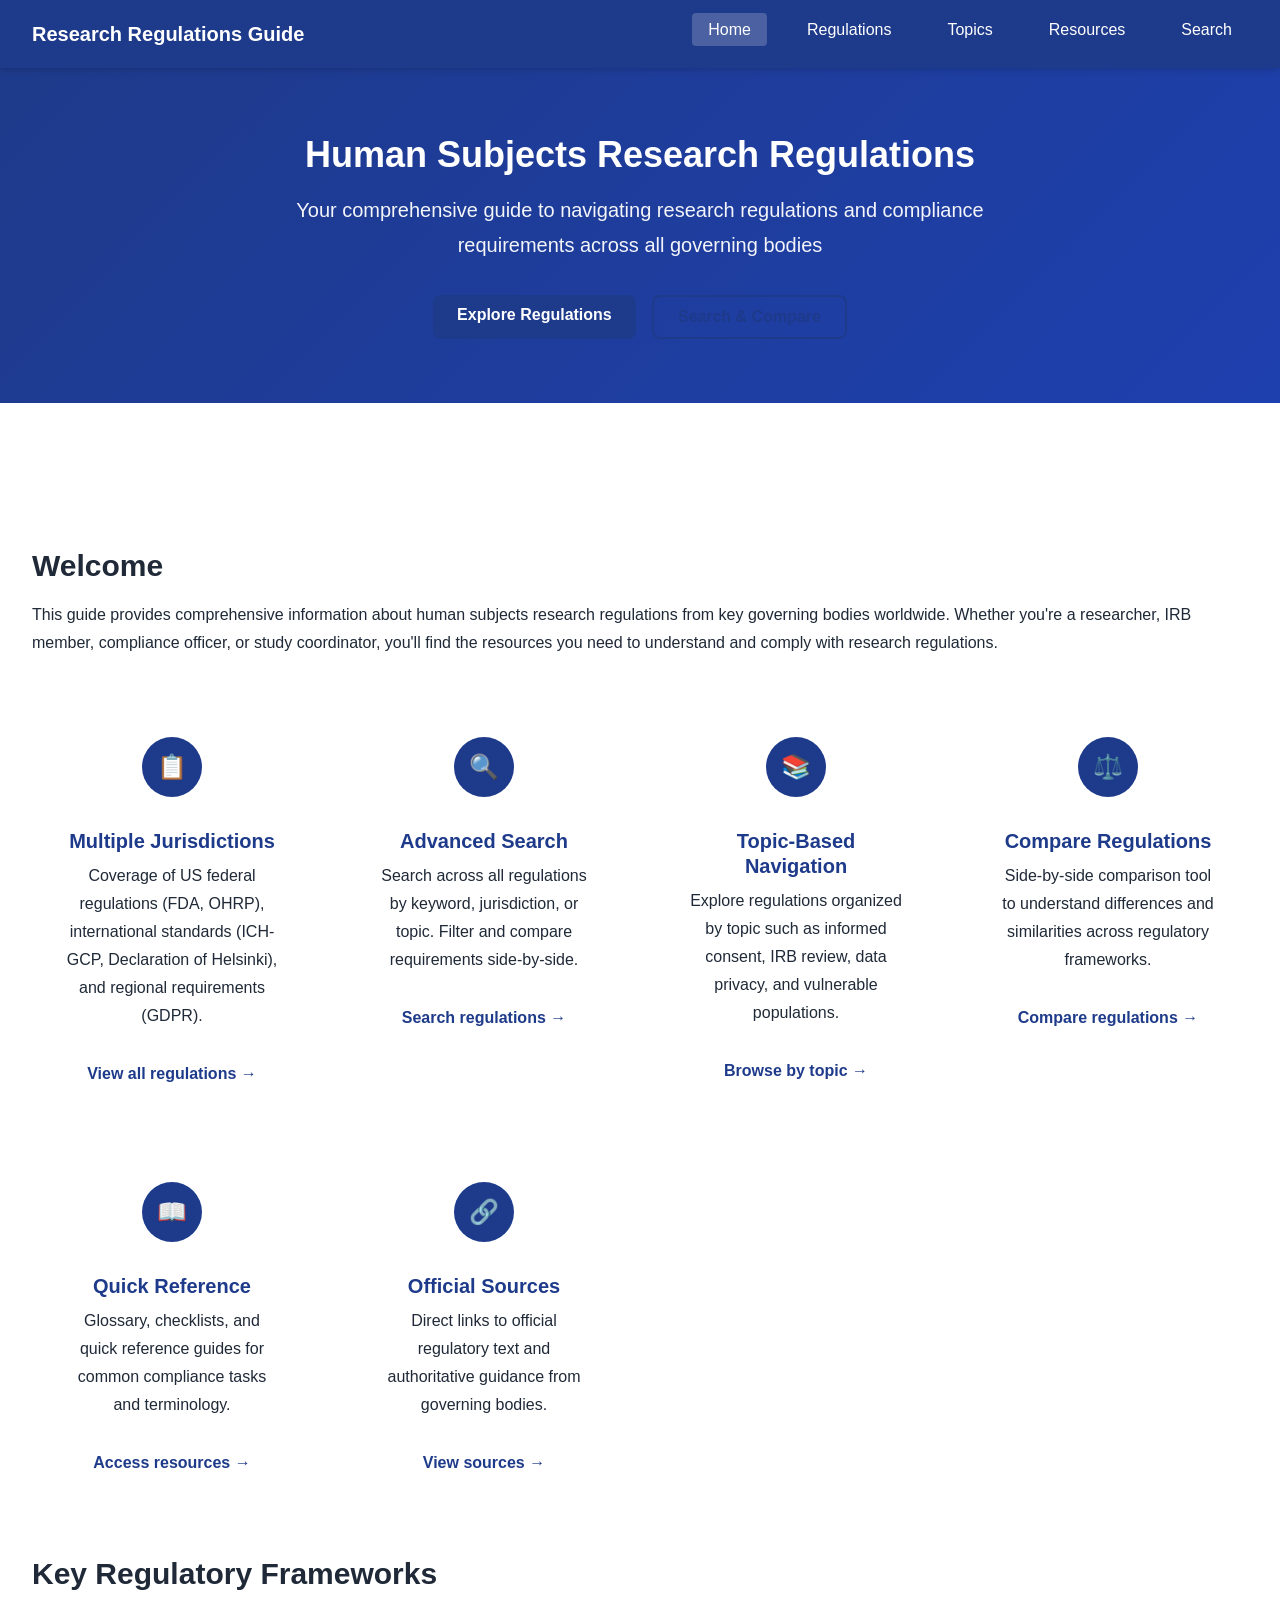
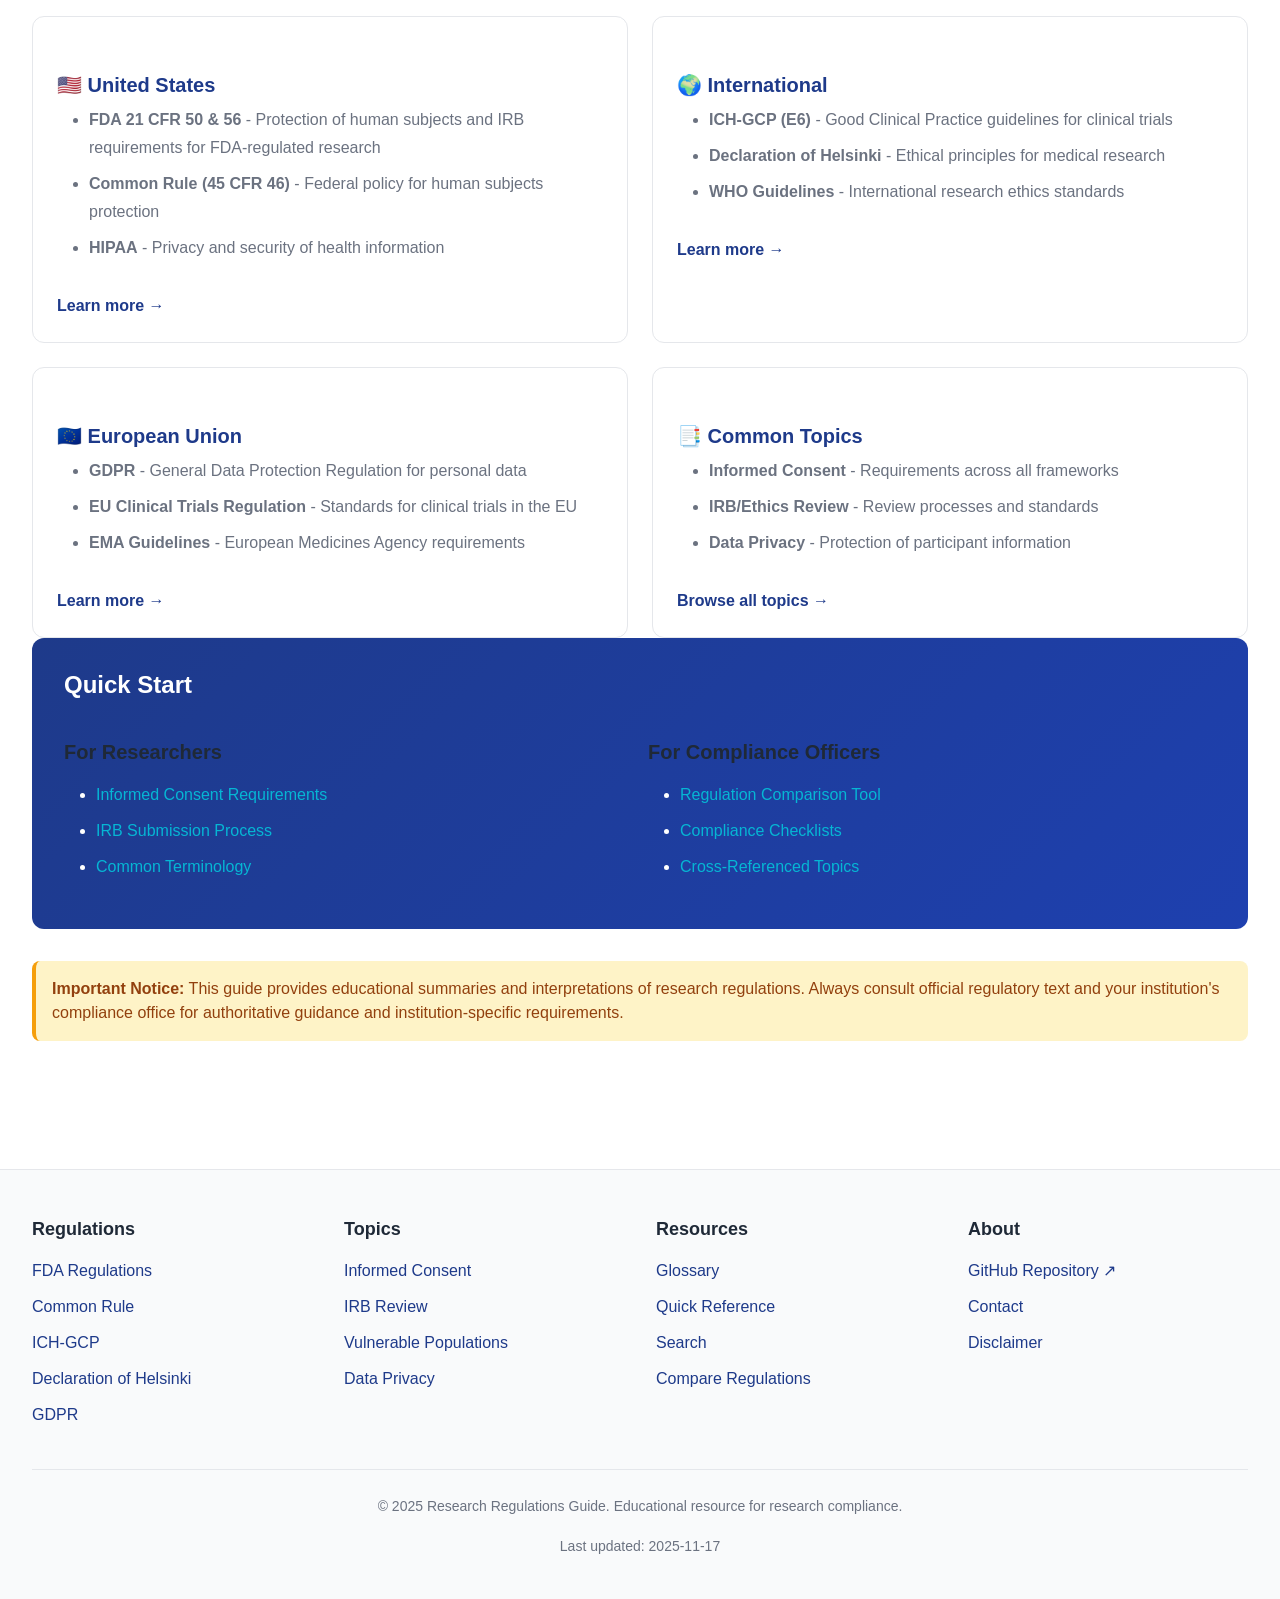
<file: docs/index.html>
<!DOCTYPE html>
<html lang="en">
<head>
  <meta charset="UTF-8">
  <meta name="viewport" content="width=device-width, initial-scale=1.0">
  <meta name="description" content="Comprehensive guide to human subjects research regulations across all governing bodies including FDA, OHRP, ICH-GCP, and international standards.">
  <meta name="keywords" content="research regulations, human subjects protection, IRB, clinical trials, FDA, OHRP, ICH-GCP, HIPAA, GDPR">
  <meta name="author" content="Research Compliance Team">
  <title>Human Subjects Research Regulations Guide</title>

  <!-- CSS -->
  <link rel="stylesheet" href="assets/css/main.css">
  <link rel="stylesheet" href="assets/css/components.css">
  <link rel="stylesheet" href="assets/css/responsive.css">
</head>
<body>
  <!-- Skip to main content link for accessibility -->
  <a href="#main-content" class="skip-link">Skip to main content</a>

  <!-- Header -->
  <header class="site-header">
    <div class="container">
      <div class="flex items-center justify-between header-flex">
        <h1 class="site-title">
          <a href="index.html">Research Regulations Guide</a>
        </h1>

        <button class="mobile-menu-toggle" aria-label="Toggle navigation menu" aria-expanded="false">
          ☰
        </button>

        <nav class="main-nav" aria-label="Main navigation">
          <ul>
            <li><a href="index.html">Home</a></li>
            <li><a href="regulations/index.html">Regulations</a></li>
            <li><a href="topics/index.html">Topics</a></li>
            <li><a href="resources/index.html">Resources</a></li>
            <li><a href="search.html">Search</a></li>
          </ul>
        </nav>
      </div>
    </div>
  </header>

  <!-- Hero Section -->
  <section class="hero">
    <div class="container">
      <h1>Human Subjects Research Regulations</h1>
      <p>Your comprehensive guide to navigating research regulations and compliance requirements across all governing bodies</p>
      <div class="hero-actions">
        <a href="regulations/index.html" class="btn btn-primary">Explore Regulations</a>
        <a href="search.html" class="btn btn-outline">Search & Compare</a>
      </div>
    </div>
  </section>

  <!-- Main Content -->
  <main id="main-content" class="main-content">
    <div class="container">
      <!-- Introduction -->
      <section class="mb-xl">
        <h2>Welcome</h2>
        <p class="text-lg">
          This guide provides comprehensive information about human subjects research regulations from key governing bodies worldwide. Whether you're a researcher, IRB member, compliance officer, or study coordinator, you'll find the resources you need to understand and comply with research regulations.
        </p>
      </section>

      <!-- Feature Grid -->
      <section class="feature-grid">
        <div class="feature-item">
          <div class="feature-icon">📋</div>
          <h3 class="feature-title">Multiple Jurisdictions</h3>
          <p>Coverage of US federal regulations (FDA, OHRP), international standards (ICH-GCP, Declaration of Helsinki), and regional requirements (GDPR).</p>
          <a href="regulations/index.html" class="card-link">View all regulations</a>
        </div>

        <div class="feature-item">
          <div class="feature-icon">🔍</div>
          <h3 class="feature-title">Advanced Search</h3>
          <p>Search across all regulations by keyword, jurisdiction, or topic. Filter and compare requirements side-by-side.</p>
          <a href="search.html" class="card-link">Search regulations</a>
        </div>

        <div class="feature-item">
          <div class="feature-icon">📚</div>
          <h3 class="feature-title">Topic-Based Navigation</h3>
          <p>Explore regulations organized by topic such as informed consent, IRB review, data privacy, and vulnerable populations.</p>
          <a href="topics/index.html" class="card-link">Browse by topic</a>
        </div>

        <div class="feature-item">
          <div class="feature-icon">⚖️</div>
          <h3 class="feature-title">Compare Regulations</h3>
          <p>Side-by-side comparison tool to understand differences and similarities across regulatory frameworks.</p>
          <a href="regulations/comparison.html" class="card-link">Compare regulations</a>
        </div>

        <div class="feature-item">
          <div class="feature-icon">📖</div>
          <h3 class="feature-title">Quick Reference</h3>
          <p>Glossary, checklists, and quick reference guides for common compliance tasks and terminology.</p>
          <a href="resources/index.html" class="card-link">Access resources</a>
        </div>

        <div class="feature-item">
          <div class="feature-icon">🔗</div>
          <h3 class="feature-title">Official Sources</h3>
          <p>Direct links to official regulatory text and authoritative guidance from governing bodies.</p>
          <a href="resources/index.html#official-sources" class="card-link">View sources</a>
        </div>
      </section>

      <!-- Key Regulations Overview -->
      <section class="mt-2xl">
        <h2>Key Regulatory Frameworks</h2>
        <div class="grid grid-cols-1 grid-cols-md-2 mt-lg">

          <!-- US Regulations -->
          <div class="card">
            <h3 class="card-title">🇺🇸 United States</h3>
            <div class="card-content">
              <ul>
                <li><strong>FDA 21 CFR 50 & 56</strong> - Protection of human subjects and IRB requirements for FDA-regulated research</li>
                <li><strong>Common Rule (45 CFR 46)</strong> - Federal policy for human subjects protection</li>
                <li><strong>HIPAA</strong> - Privacy and security of health information</li>
              </ul>
            </div>
            <a href="regulations/index.html#us" class="card-link">Learn more</a>
          </div>

          <!-- International Standards -->
          <div class="card">
            <h3 class="card-title">🌍 International</h3>
            <div class="card-content">
              <ul>
                <li><strong>ICH-GCP (E6)</strong> - Good Clinical Practice guidelines for clinical trials</li>
                <li><strong>Declaration of Helsinki</strong> - Ethical principles for medical research</li>
                <li><strong>WHO Guidelines</strong> - International research ethics standards</li>
              </ul>
            </div>
            <a href="regulations/index.html#international" class="card-link">Learn more</a>
          </div>

          <!-- EU Regulations -->
          <div class="card">
            <h3 class="card-title">🇪🇺 European Union</h3>
            <div class="card-content">
              <ul>
                <li><strong>GDPR</strong> - General Data Protection Regulation for personal data</li>
                <li><strong>EU Clinical Trials Regulation</strong> - Standards for clinical trials in the EU</li>
                <li><strong>EMA Guidelines</strong> - European Medicines Agency requirements</li>
              </ul>
            </div>
            <a href="regulations/index.html#eu" class="card-link">Learn more</a>
          </div>

          <!-- Topics -->
          <div class="card">
            <h3 class="card-title">📑 Common Topics</h3>
            <div class="card-content">
              <ul>
                <li><strong>Informed Consent</strong> - Requirements across all frameworks</li>
                <li><strong>IRB/Ethics Review</strong> - Review processes and standards</li>
                <li><strong>Data Privacy</strong> - Protection of participant information</li>
              </ul>
            </div>
            <a href="topics/index.html" class="card-link">Browse all topics</a>
          </div>

        </div>
      </section>

      <!-- Quick Links -->
      <section class="mt-2xl">
        <div class="quick-ref-card">
          <h3>Quick Start</h3>
          <div class="grid grid-cols-1 grid-cols-md-2 gap-md">
            <div>
              <h4>For Researchers</h4>
              <ul>
                <li><a href="topics/informed-consent.html">Informed Consent Requirements</a></li>
                <li><a href="topics/irb-review.html">IRB Submission Process</a></li>
                <li><a href="resources/glossary.html">Common Terminology</a></li>
              </ul>
            </div>
            <div>
              <h4>For Compliance Officers</h4>
              <ul>
                <li><a href="regulations/comparison.html">Regulation Comparison Tool</a></li>
                <li><a href="resources/quick-reference.html">Compliance Checklists</a></li>
                <li><a href="topics/index.html">Cross-Referenced Topics</a></li>
              </ul>
            </div>
          </div>
        </div>
      </section>

      <!-- Important Notice -->
      <section class="mt-2xl">
        <div class="alert alert-warning">
          <strong>Important Notice:</strong> This guide provides educational summaries and interpretations of research regulations. Always consult official regulatory text and your institution's compliance office for authoritative guidance and institution-specific requirements.
        </div>
      </section>

    </div>
  </main>

  <!-- Footer -->
  <footer class="site-footer">
    <div class="container">
      <div class="footer-content">
        <div class="footer-section">
          <h3>Regulations</h3>
          <ul>
            <li><a href="regulations/fda.html">FDA Regulations</a></li>
            <li><a href="regulations/common-rule.html">Common Rule</a></li>
            <li><a href="regulations/ich-gcp.html">ICH-GCP</a></li>
            <li><a href="regulations/helsinki.html">Declaration of Helsinki</a></li>
            <li><a href="regulations/gdpr.html">GDPR</a></li>
          </ul>
        </div>

        <div class="footer-section">
          <h3>Topics</h3>
          <ul>
            <li><a href="topics/informed-consent.html">Informed Consent</a></li>
            <li><a href="topics/irb-review.html">IRB Review</a></li>
            <li><a href="topics/vulnerable-populations.html">Vulnerable Populations</a></li>
            <li><a href="topics/data-privacy.html">Data Privacy</a></li>
          </ul>
        </div>

        <div class="footer-section">
          <h3>Resources</h3>
          <ul>
            <li><a href="resources/glossary.html">Glossary</a></li>
            <li><a href="resources/quick-reference.html">Quick Reference</a></li>
            <li><a href="search.html">Search</a></li>
            <li><a href="regulations/comparison.html">Compare Regulations</a></li>
          </ul>
        </div>

        <div class="footer-section">
          <h3>About</h3>
          <ul>
            <li><a href="https://github.com/technical-communicator/Research-Regulation-Training-Guide">GitHub Repository</a></li>
            <li><a href="#contact">Contact</a></li>
            <li><a href="#disclaimer">Disclaimer</a></li>
          </ul>
        </div>
      </div>

      <div class="footer-bottom">
        <p>&copy; 2025 Research Regulations Guide. Educational resource for research compliance.</p>
        <p class="mt-sm">Last updated: <span class="last-updated">2025-11-17</span></p>
      </div>
    </div>
  </footer>

  <!-- JavaScript -->
  <script src="assets/js/main.js"></script>
</body>
</html>
</file>
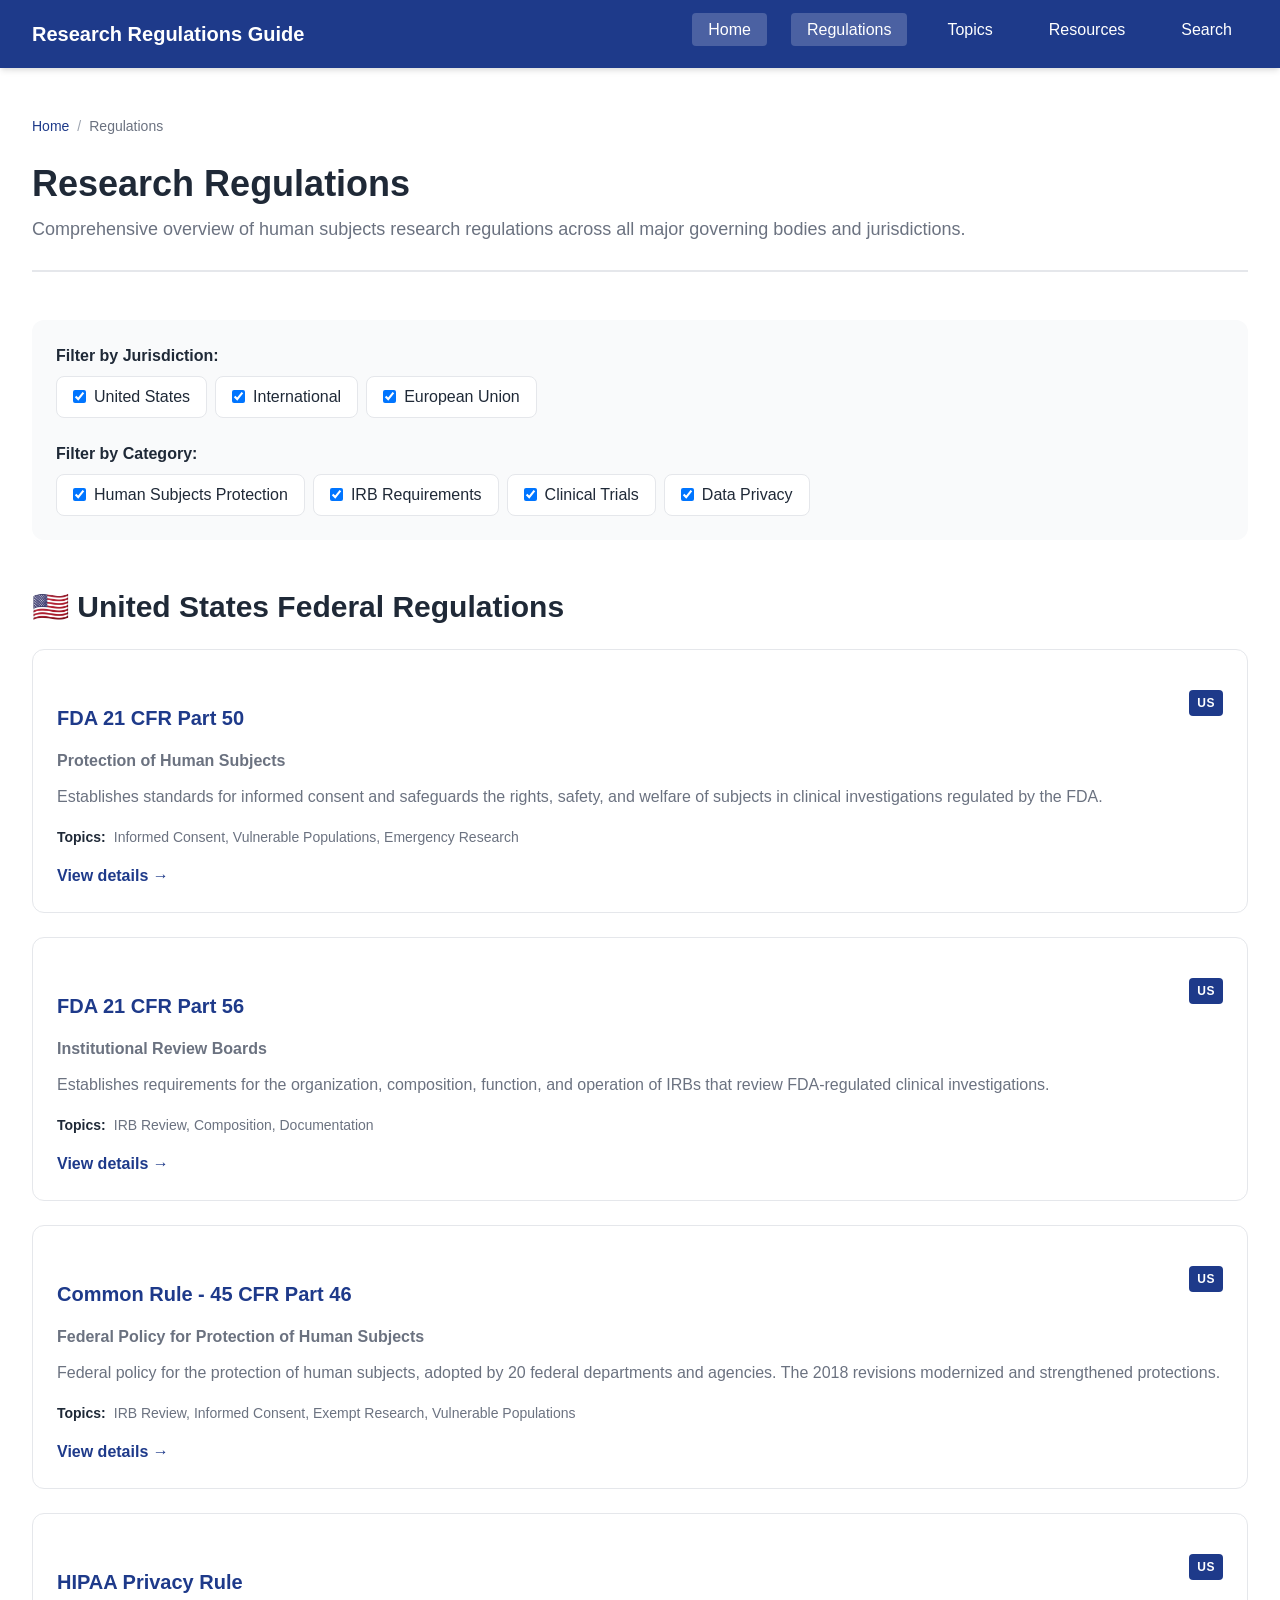
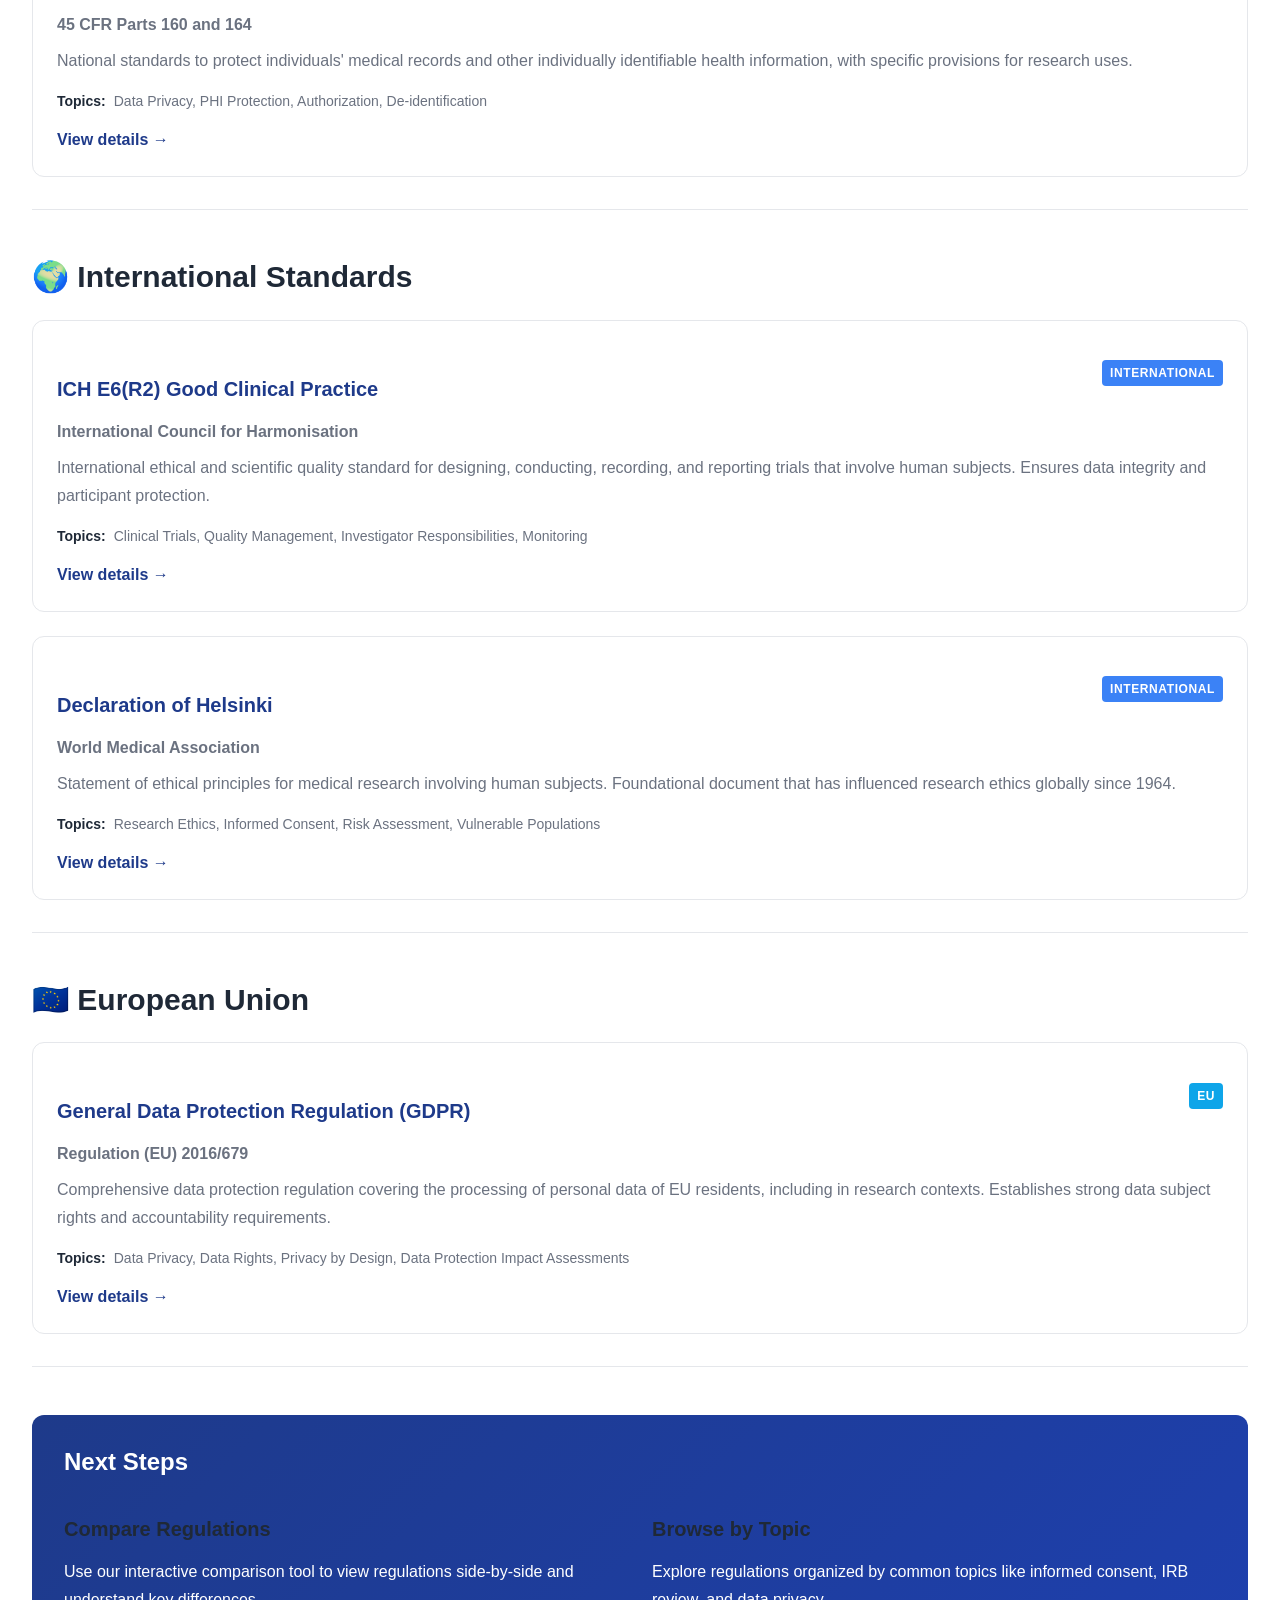
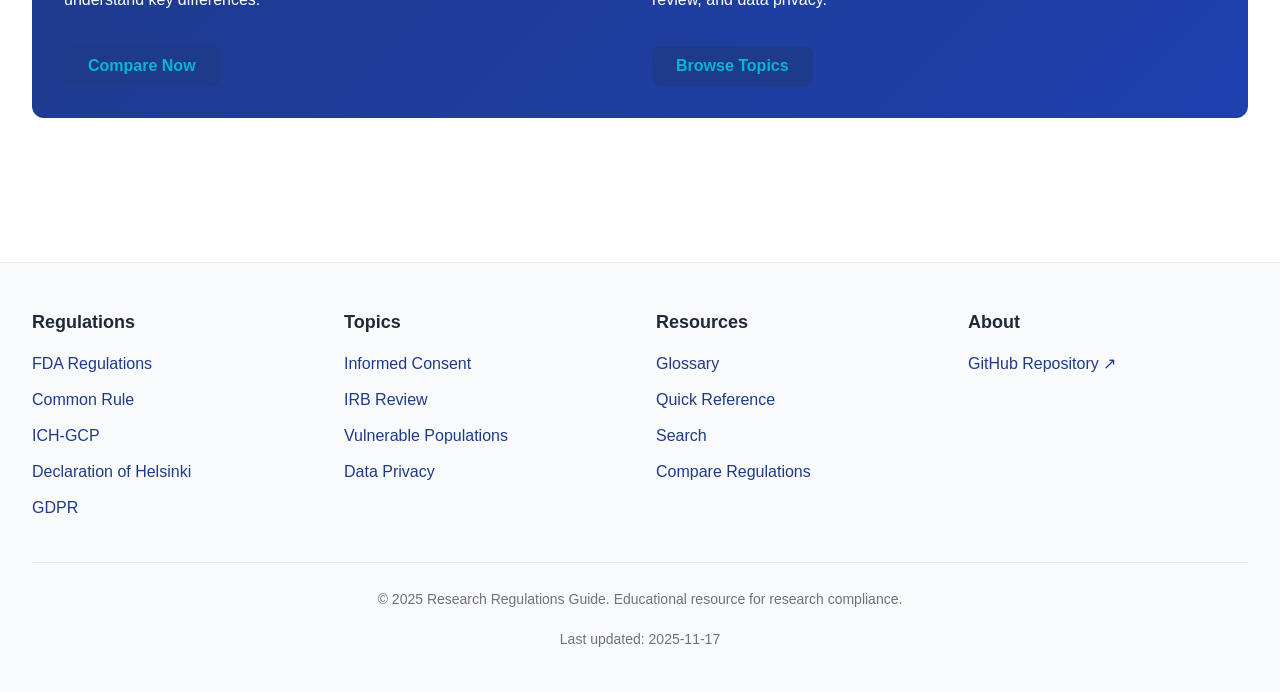
<file: docs/regulations/index.html>
<!DOCTYPE html>
<html lang="en">
<head>
  <meta charset="UTF-8">
  <meta name="viewport" content="width=device-width, initial-scale=1.0">
  <meta name="description" content="Overview of human subjects research regulations including FDA, OHRP Common Rule, ICH-GCP, Declaration of Helsinki, HIPAA, and GDPR.">
  <title>Research Regulations Overview | Research Regulations Guide</title>

  <link rel="stylesheet" href="../assets/css/main.css">
  <link rel="stylesheet" href="../assets/css/components.css">
  <link rel="stylesheet" href="../assets/css/responsive.css">
</head>
<body>
  <a href="#main-content" class="skip-link">Skip to main content</a>

  <header class="site-header">
    <div class="container">
      <div class="flex items-center justify-between header-flex">
        <h1 class="site-title">
          <a href="../index.html">Research Regulations Guide</a>
        </h1>

        <button class="mobile-menu-toggle" aria-label="Toggle navigation menu" aria-expanded="false">
          ☰
        </button>

        <nav class="main-nav" aria-label="Main navigation">
          <ul>
            <li><a href="../index.html">Home</a></li>
            <li><a href="index.html">Regulations</a></li>
            <li><a href="../topics/index.html">Topics</a></li>
            <li><a href="../resources/index.html">Resources</a></li>
            <li><a href="../search.html">Search</a></li>
          </ul>
        </nav>
      </div>
    </div>
  </header>

  <main id="main-content" class="main-content">
    <div class="container">

      <!-- Breadcrumbs -->
      <nav class="breadcrumbs" aria-label="Breadcrumb">
        <a href="../index.html">Home</a>
        <span class="breadcrumbs-separator">/</span>
        <span>Regulations</span>
      </nav>

      <!-- Page Header -->
      <header class="page-header">
        <h1 class="page-title">Research Regulations</h1>
        <p class="page-description">
          Comprehensive overview of human subjects research regulations across all major governing bodies and jurisdictions.
        </p>
      </header>

      <!-- Filter Options -->
      <div class="filter-panel">
        <div class="filter-group">
          <label class="filter-label">Filter by Jurisdiction:</label>
          <div class="filter-options">
            <label class="filter-checkbox">
              <input type="checkbox" checked data-filter="jurisdiction" value="us">
              <span>United States</span>
            </label>
            <label class="filter-checkbox">
              <input type="checkbox" checked data-filter="jurisdiction" value="international">
              <span>International</span>
            </label>
            <label class="filter-checkbox">
              <input type="checkbox" checked data-filter="jurisdiction" value="eu">
              <span>European Union</span>
            </label>
          </div>
        </div>

        <div class="filter-group">
          <label class="filter-label">Filter by Category:</label>
          <div class="filter-options">
            <label class="filter-checkbox">
              <input type="checkbox" checked data-filter="category" value="human-subjects">
              <span>Human Subjects Protection</span>
            </label>
            <label class="filter-checkbox">
              <input type="checkbox" checked data-filter="category" value="irb">
              <span>IRB Requirements</span>
            </label>
            <label class="filter-checkbox">
              <input type="checkbox" checked data-filter="category" value="clinical-trials">
              <span>Clinical Trials</span>
            </label>
            <label class="filter-checkbox">
              <input type="checkbox" checked data-filter="category" value="data-privacy">
              <span>Data Privacy</span>
            </label>
          </div>
        </div>
      </div>

      <!-- US Regulations -->
      <section id="us" class="regulation-section">
        <h2>🇺🇸 United States Federal Regulations</h2>

        <div class="grid grid-cols-1 gap-lg mt-lg">

          <div class="card" data-jurisdiction="us" data-category="human-subjects">
            <div class="flex justify-between items-center mb-md">
              <h3 class="card-title mb-0">FDA 21 CFR Part 50</h3>
              <span class="badge badge-primary">US</span>
            </div>
            <p class="text-secondary mb-sm"><strong>Protection of Human Subjects</strong></p>
            <p class="card-content">
              Establishes standards for informed consent and safeguards the rights, safety, and welfare of subjects in clinical investigations regulated by the FDA.
            </p>
            <div class="meta-item mt-md">
              <span class="meta-label">Topics:</span>
              <span>Informed Consent, Vulnerable Populations, Emergency Research</span>
            </div>
            <a href="fda.html" class="card-link">View details</a>
          </div>

          <div class="card" data-jurisdiction="us" data-category="irb">
            <div class="flex justify-between items-center mb-md">
              <h3 class="card-title mb-0">FDA 21 CFR Part 56</h3>
              <span class="badge badge-primary">US</span>
            </div>
            <p class="text-secondary mb-sm"><strong>Institutional Review Boards</strong></p>
            <p class="card-content">
              Establishes requirements for the organization, composition, function, and operation of IRBs that review FDA-regulated clinical investigations.
            </p>
            <div class="meta-item mt-md">
              <span class="meta-label">Topics:</span>
              <span>IRB Review, Composition, Documentation</span>
            </div>
            <a href="fda.html#part-56" class="card-link">View details</a>
          </div>

          <div class="card" data-jurisdiction="us" data-category="human-subjects">
            <div class="flex justify-between items-center mb-md">
              <h3 class="card-title mb-0">Common Rule - 45 CFR Part 46</h3>
              <span class="badge badge-primary">US</span>
            </div>
            <p class="text-secondary mb-sm"><strong>Federal Policy for Protection of Human Subjects</strong></p>
            <p class="card-content">
              Federal policy for the protection of human subjects, adopted by 20 federal departments and agencies. The 2018 revisions modernized and strengthened protections.
            </p>
            <div class="meta-item mt-md">
              <span class="meta-label">Topics:</span>
              <span>IRB Review, Informed Consent, Exempt Research, Vulnerable Populations</span>
            </div>
            <a href="common-rule.html" class="card-link">View details</a>
          </div>

          <div class="card" data-jurisdiction="us" data-category="data-privacy">
            <div class="flex justify-between items-center mb-md">
              <h3 class="card-title mb-0">HIPAA Privacy Rule</h3>
              <span class="badge badge-primary">US</span>
            </div>
            <p class="text-secondary mb-sm"><strong>45 CFR Parts 160 and 164</strong></p>
            <p class="card-content">
              National standards to protect individuals' medical records and other individually identifiable health information, with specific provisions for research uses.
            </p>
            <div class="meta-item mt-md">
              <span class="meta-label">Topics:</span>
              <span>Data Privacy, PHI Protection, Authorization, De-identification</span>
            </div>
            <a href="hipaa.html" class="card-link">View details</a>
          </div>

        </div>
      </section>

      <!-- International Standards -->
      <section id="international" class="regulation-section">
        <h2>🌍 International Standards</h2>

        <div class="grid grid-cols-1 gap-lg mt-lg">

          <div class="card" data-jurisdiction="international" data-category="clinical-trials">
            <div class="flex justify-between items-center mb-md">
              <h3 class="card-title mb-0">ICH E6(R2) Good Clinical Practice</h3>
              <span class="badge badge-info">International</span>
            </div>
            <p class="text-secondary mb-sm"><strong>International Council for Harmonisation</strong></p>
            <p class="card-content">
              International ethical and scientific quality standard for designing, conducting, recording, and reporting trials that involve human subjects. Ensures data integrity and participant protection.
            </p>
            <div class="meta-item mt-md">
              <span class="meta-label">Topics:</span>
              <span>Clinical Trials, Quality Management, Investigator Responsibilities, Monitoring</span>
            </div>
            <a href="ich-gcp.html" class="card-link">View details</a>
          </div>

          <div class="card" data-jurisdiction="international" data-category="human-subjects">
            <div class="flex justify-between items-center mb-md">
              <h3 class="card-title mb-0">Declaration of Helsinki</h3>
              <span class="badge badge-info">International</span>
            </div>
            <p class="text-secondary mb-sm"><strong>World Medical Association</strong></p>
            <p class="card-content">
              Statement of ethical principles for medical research involving human subjects. Foundational document that has influenced research ethics globally since 1964.
            </p>
            <div class="meta-item mt-md">
              <span class="meta-label">Topics:</span>
              <span>Research Ethics, Informed Consent, Risk Assessment, Vulnerable Populations</span>
            </div>
            <a href="helsinki.html" class="card-link">View details</a>
          </div>

        </div>
      </section>

      <!-- EU Regulations -->
      <section id="eu" class="regulation-section">
        <h2>🇪🇺 European Union</h2>

        <div class="grid grid-cols-1 gap-lg mt-lg">

          <div class="card" data-jurisdiction="eu" data-category="data-privacy">
            <div class="flex justify-between items-center mb-md">
              <h3 class="card-title mb-0">General Data Protection Regulation (GDPR)</h3>
              <span class="badge badge-secondary">EU</span>
            </div>
            <p class="text-secondary mb-sm"><strong>Regulation (EU) 2016/679</strong></p>
            <p class="card-content">
              Comprehensive data protection regulation covering the processing of personal data of EU residents, including in research contexts. Establishes strong data subject rights and accountability requirements.
            </p>
            <div class="meta-item mt-md">
              <span class="meta-label">Topics:</span>
              <span>Data Privacy, Data Rights, Privacy by Design, Data Protection Impact Assessments</span>
            </div>
            <a href="gdpr.html" class="card-link">View details</a>
          </div>

        </div>
      </section>

      <!-- Quick Actions -->
      <section class="mt-2xl">
        <div class="quick-ref-card">
          <h3>Next Steps</h3>
          <div class="grid grid-cols-1 grid-cols-md-2 gap-lg">
            <div>
              <h4>Compare Regulations</h4>
              <p>Use our interactive comparison tool to view regulations side-by-side and understand key differences.</p>
              <a href="comparison.html" class="btn btn-primary mt-md">Compare Now</a>
            </div>
            <div>
              <h4>Browse by Topic</h4>
              <p>Explore regulations organized by common topics like informed consent, IRB review, and data privacy.</p>
              <a href="../topics/index.html" class="btn btn-primary mt-md">Browse Topics</a>
            </div>
          </div>
        </div>
      </section>

    </div>
  </main>

  <footer class="site-footer">
    <div class="container">
      <div class="footer-content">
        <div class="footer-section">
          <h3>Regulations</h3>
          <ul>
            <li><a href="fda.html">FDA Regulations</a></li>
            <li><a href="common-rule.html">Common Rule</a></li>
            <li><a href="ich-gcp.html">ICH-GCP</a></li>
            <li><a href="helsinki.html">Declaration of Helsinki</a></li>
            <li><a href="gdpr.html">GDPR</a></li>
          </ul>
        </div>

        <div class="footer-section">
          <h3>Topics</h3>
          <ul>
            <li><a href="../topics/informed-consent.html">Informed Consent</a></li>
            <li><a href="../topics/irb-review.html">IRB Review</a></li>
            <li><a href="../topics/vulnerable-populations.html">Vulnerable Populations</a></li>
            <li><a href="../topics/data-privacy.html">Data Privacy</a></li>
          </ul>
        </div>

        <div class="footer-section">
          <h3>Resources</h3>
          <ul>
            <li><a href="../resources/glossary.html">Glossary</a></li>
            <li><a href="../resources/quick-reference.html">Quick Reference</a></li>
            <li><a href="../search.html">Search</a></li>
            <li><a href="comparison.html">Compare Regulations</a></li>
          </ul>
        </div>

        <div class="footer-section">
          <h3>About</h3>
          <ul>
            <li><a href="https://github.com/technical-communicator/Research-Regulation-Training-Guide">GitHub Repository</a></li>
          </ul>
        </div>
      </div>

      <div class="footer-bottom">
        <p>&copy; 2025 Research Regulations Guide. Educational resource for research compliance.</p>
        <p class="mt-sm">Last updated: <span class="last-updated">2025-11-17</span></p>
      </div>
    </div>
  </footer>

  <script src="../assets/js/main.js"></script>
  <script src="../assets/js/filter.js"></script>
</body>
</html>
</file>
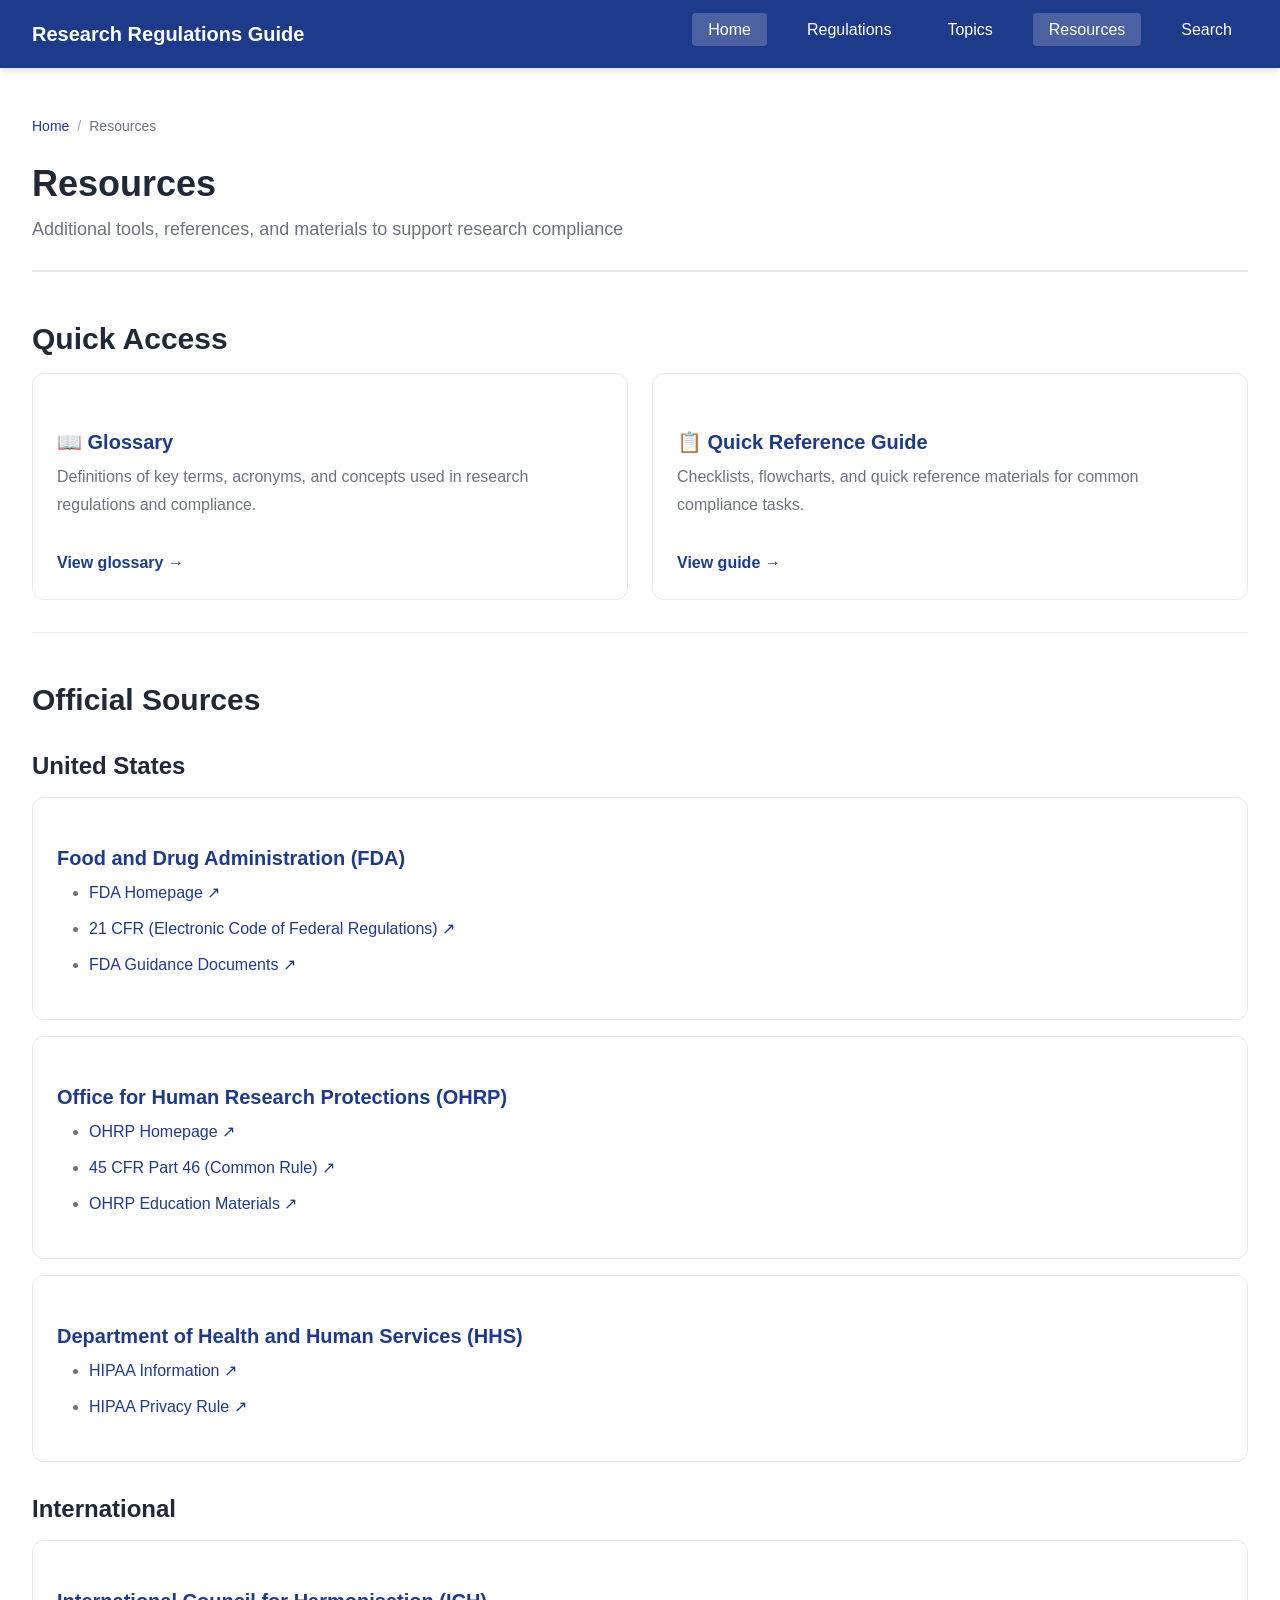
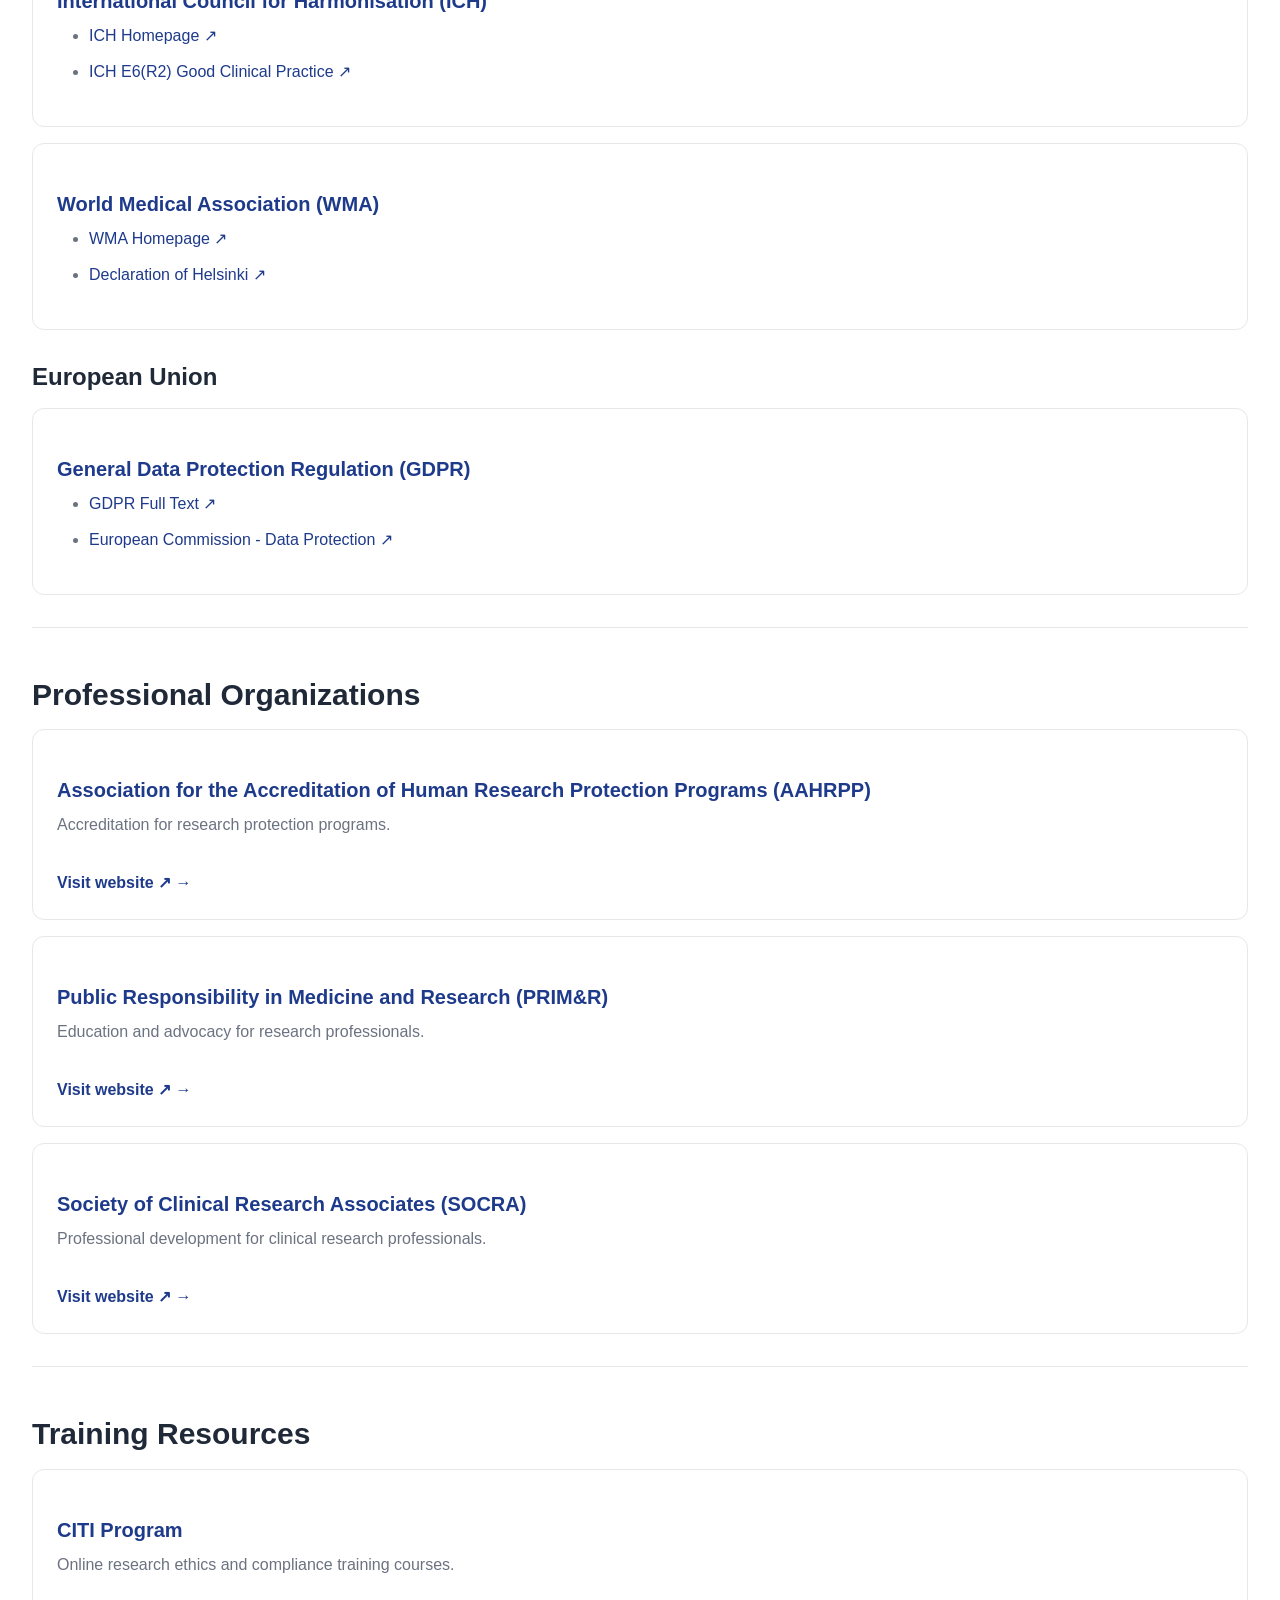
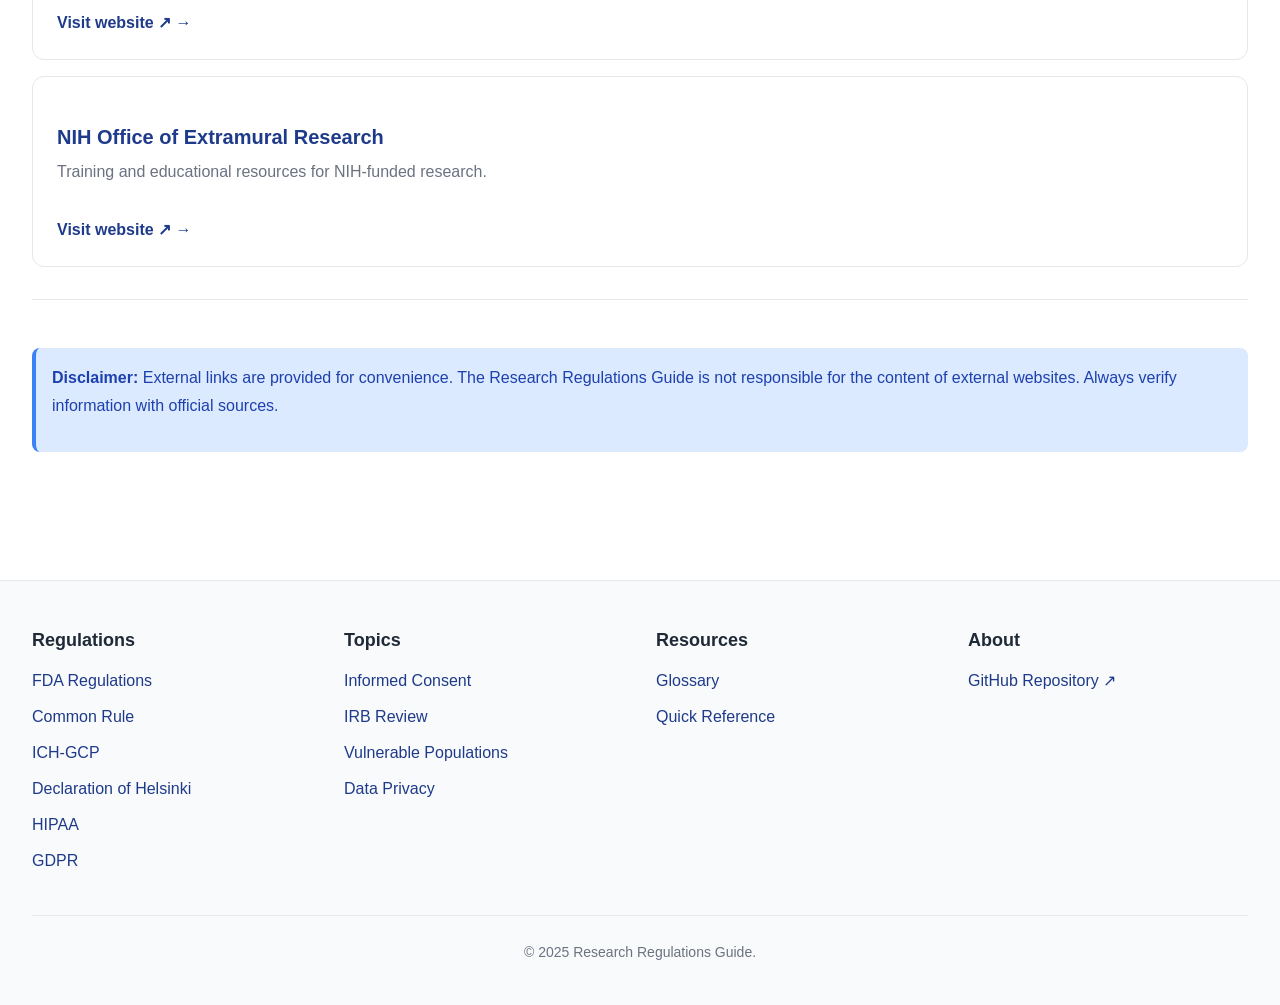
<file: docs/resources/index.html>
<!DOCTYPE html>
<html lang="en">
<head>
  <meta charset="UTF-8">
  <meta name="viewport" content="width=device-width, initial-scale=1.0">
  <title>Resources | Research Regulations Guide</title>
  <link rel="stylesheet" href="../assets/css/main.css">
  <link rel="stylesheet" href="../assets/css/components.css">
  <link rel="stylesheet" href="../assets/css/responsive.css">
</head>
<body>
  <a href="#main-content" class="skip-link">Skip to main content</a>
  <header class="site-header">
    <div class="container">
      <div class="flex items-center justify-between header-flex">
        <h1 class="site-title"><a href="../index.html">Research Regulations Guide</a></h1>
        <button class="mobile-menu-toggle" aria-label="Toggle navigation menu" aria-expanded="false">☰</button>
        <nav class="main-nav" aria-label="Main navigation">
          <ul>
            <li><a href="../index.html">Home</a></li>
            <li><a href="../regulations/index.html">Regulations</a></li>
            <li><a href="../topics/index.html">Topics</a></li>
            <li><a href="index.html">Resources</a></li>
            <li><a href="../search.html">Search</a></li>
          </ul>
        </nav>
      </div>
    </div>
  </header>
  <main id="main-content" class="main-content">
    <div class="container">
      <nav class="breadcrumbs" aria-label="Breadcrumb">
        <a href="../index.html">Home</a><span class="breadcrumbs-separator">/</span>
        <span>Resources</span>
      </nav>
      <header class="page-header">
        <h1 class="page-title">Resources</h1>
        <p class="page-description">Additional tools, references, and materials to support research compliance</p>
      </header>
      <section class="regulation-section">
        <h2>Quick Access</h2>
        <div class="grid grid-cols-1 grid-cols-md-2 gap-lg">
          <div class="card">
            <h3 class="card-title">📖 Glossary</h3>
            <p class="card-content">
              Definitions of key terms, acronyms, and concepts used in research regulations and compliance.
            </p>
            <a href="glossary.html" class="card-link">View glossary</a>
          </div>
          <div class="card">
            <h3 class="card-title">📋 Quick Reference Guide</h3>
            <p class="card-content">
              Checklists, flowcharts, and quick reference materials for common compliance tasks.
            </p>
            <a href="quick-reference.html" class="card-link">View guide</a>
          </div>
        </div>
      </section>
      <section id="official-sources" class="regulation-section">
        <h2>Official Sources</h2>
        <h3>United States</h3>
        <div class="grid grid-cols-1 gap-md">
          <div class="card">
            <h4 class="card-title">Food and Drug Administration (FDA)</h4>
            <ul class="card-content">
              <li><a href="https://www.fda.gov/" target="_blank" rel="noopener noreferrer">FDA Homepage</a></li>
              <li><a href="https://www.ecfr.gov/current/title-21" target="_blank" rel="noopener noreferrer">21 CFR (Electronic Code of Federal Regulations)</a></li>
              <li><a href="https://www.fda.gov/regulatory-information/search-fda-guidance-documents" target="_blank" rel="noopener noreferrer">FDA Guidance Documents</a></li>
            </ul>
          </div>
          <div class="card">
            <h4 class="card-title">Office for Human Research Protections (OHRP)</h4>
            <ul class="card-content">
              <li><a href="https://www.hhs.gov/ohrp/" target="_blank" rel="noopener noreferrer">OHRP Homepage</a></li>
              <li><a href="https://www.hhs.gov/ohrp/regulations-and-policy/regulations/45-cfr-46/index.html" target="_blank" rel="noopener noreferrer">45 CFR Part 46 (Common Rule)</a></li>
              <li><a href="https://www.hhs.gov/ohrp/education-and-outreach/index.html" target="_blank" rel="noopener noreferrer">OHRP Education Materials</a></li>
            </ul>
          </div>
          <div class="card">
            <h4 class="card-title">Department of Health and Human Services (HHS)</h4>
            <ul class="card-content">
              <li><a href="https://www.hhs.gov/hipaa/" target="_blank" rel="noopener noreferrer">HIPAA Information</a></li>
              <li><a href="https://www.hhs.gov/hipaa/for-professionals/privacy/index.html" target="_blank" rel="noopener noreferrer">HIPAA Privacy Rule</a></li>
            </ul>
          </div>
        </div>
        <h3 class="mt-xl">International</h3>
        <div class="grid grid-cols-1 gap-md">
          <div class="card">
            <h4 class="card-title">International Council for Harmonisation (ICH)</h4>
            <ul class="card-content">
              <li><a href="https://www.ich.org/" target="_blank" rel="noopener noreferrer">ICH Homepage</a></li>
              <li><a href="https://www.ich.org/page/efficacy-guidelines" target="_blank" rel="noopener noreferrer">ICH E6(R2) Good Clinical Practice</a></li>
            </ul>
          </div>
          <div class="card">
            <h4 class="card-title">World Medical Association (WMA)</h4>
            <ul class="card-content">
              <li><a href="https://www.wma.net/" target="_blank" rel="noopener noreferrer">WMA Homepage</a></li>
              <li><a href="https://www.wma.net/policies-post/wma-declaration-of-helsinki-ethical-principles-for-medical-research-involving-human-subjects/" target="_blank" rel="noopener noreferrer">Declaration of Helsinki</a></li>
            </ul>
          </div>
        </div>
        <h3 class="mt-xl">European Union</h3>
        <div class="grid grid-cols-1 gap-md">
          <div class="card">
            <h4 class="card-title">General Data Protection Regulation (GDPR)</h4>
            <ul class="card-content">
              <li><a href="https://gdpr-info.eu/" target="_blank" rel="noopener noreferrer">GDPR Full Text</a></li>
              <li><a href="https://ec.europa.eu/info/law/law-topic/data-protection_en" target="_blank" rel="noopener noreferrer">European Commission - Data Protection</a></li>
            </ul>
          </div>
        </div>
      </section>
      <section class="regulation-section">
        <h2>Professional Organizations</h2>
        <div class="grid grid-cols-1 gap-md">
          <div class="card">
            <h4 class="card-title">Association for the Accreditation of Human Research Protection Programs (AAHRPP)</h4>
            <p class="card-content">Accreditation for research protection programs.</p>
            <a href="https://www.aahrpp.org/" target="_blank" rel="noopener noreferrer" class="card-link">Visit website</a>
          </div>
          <div class="card">
            <h4 class="card-title">Public Responsibility in Medicine and Research (PRIM&R)</h4>
            <p class="card-content">Education and advocacy for research professionals.</p>
            <a href="https://www.primr.org/" target="_blank" rel="noopener noreferrer" class="card-link">Visit website</a>
          </div>
          <div class="card">
            <h4 class="card-title">Society of Clinical Research Associates (SOCRA)</h4>
            <p class="card-content">Professional development for clinical research professionals.</p>
            <a href="https://www.socra.org/" target="_blank" rel="noopener noreferrer" class="card-link">Visit website</a>
          </div>
        </div>
      </section>
      <section class="regulation-section">
        <h2>Training Resources</h2>
        <div class="grid grid-cols-1 gap-md">
          <div class="card">
            <h4 class="card-title">CITI Program</h4>
            <p class="card-content">Online research ethics and compliance training courses.</p>
            <a href="https://about.citiprogram.org/" target="_blank" rel="noopener noreferrer" class="card-link">Visit website</a>
          </div>
          <div class="card">
            <h4 class="card-title">NIH Office of Extramural Research</h4>
            <p class="card-content">Training and educational resources for NIH-funded research.</p>
            <a href="https://grants.nih.gov/policy/humansubjects.htm" target="_blank" rel="noopener noreferrer" class="card-link">Visit website</a>
          </div>
        </div>
      </section>
      <div class="alert alert-info mt-2xl">
        <p><strong>Disclaimer:</strong> External links are provided for convenience. The Research Regulations Guide is not responsible for the content of external websites. Always verify information with official sources.</p>
      </div>
    </div>
  </main>
  <footer class="site-footer">
    <div class="container">
      <div class="footer-content">
        <div class="footer-section"><h3>Regulations</h3><ul><li><a href="../regulations/fda.html">FDA Regulations</a></li><li><a href="../regulations/common-rule.html">Common Rule</a></li><li><a href="../regulations/ich-gcp.html">ICH-GCP</a></li><li><a href="../regulations/helsinki.html">Declaration of Helsinki</a></li><li><a href="../regulations/hipaa.html">HIPAA</a></li><li><a href="../regulations/gdpr.html">GDPR</a></li></ul></div>
        <div class="footer-section"><h3>Topics</h3><ul><li><a href="../topics/informed-consent.html">Informed Consent</a></li><li><a href="../topics/irb-review.html">IRB Review</a></li><li><a href="../topics/vulnerable-populations.html">Vulnerable Populations</a></li><li><a href="../topics/data-privacy.html">Data Privacy</a></li></ul></div>
        <div class="footer-section"><h3>Resources</h3><ul><li><a href="glossary.html">Glossary</a></li><li><a href="quick-reference.html">Quick Reference</a></li></ul></div>
        <div class="footer-section"><h3>About</h3><ul><li><a href="https://github.com/technical-communicator/Research-Regulation-Training-Guide">GitHub Repository</a></li></ul></div>
      </div>
      <div class="footer-bottom"><p>&copy; 2025 Research Regulations Guide.</p></div>
    </div>
  </footer>
  <script src="../assets/js/main.js"></script>
</body>
</html>
</file>
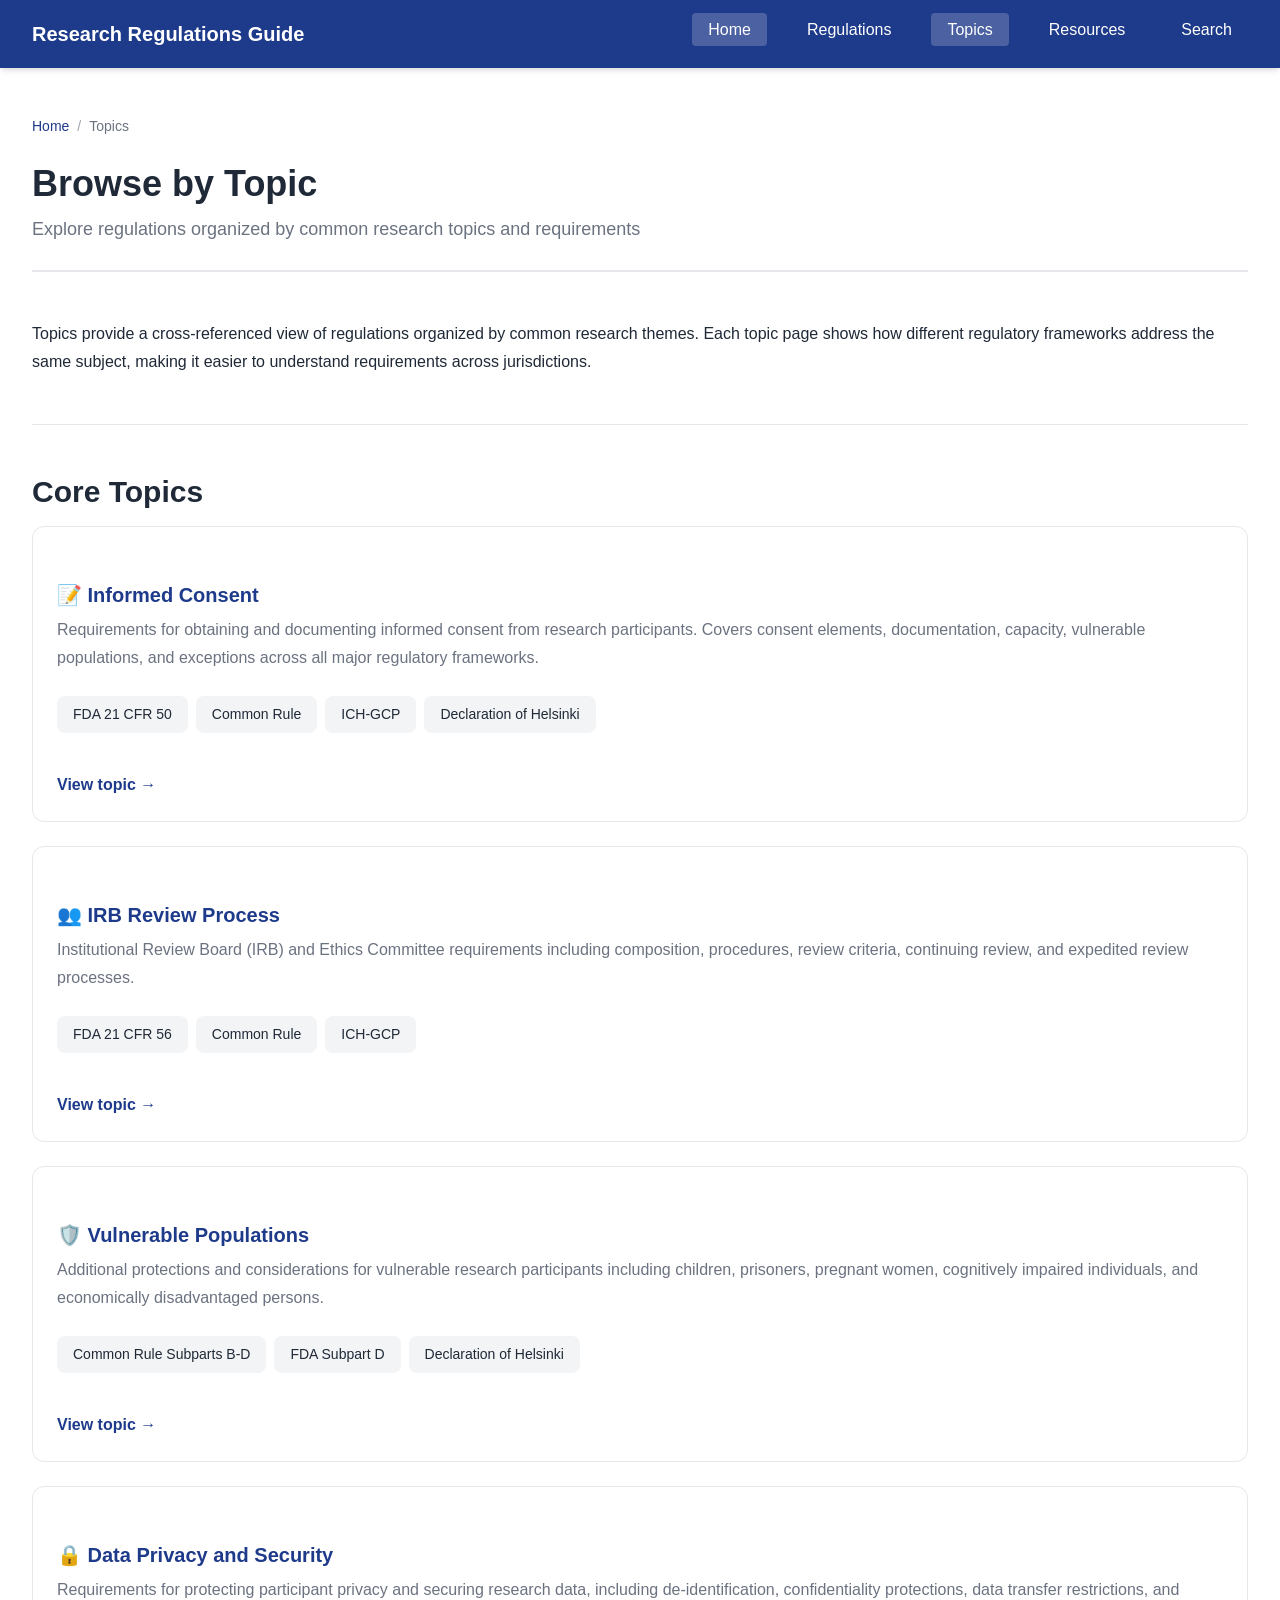
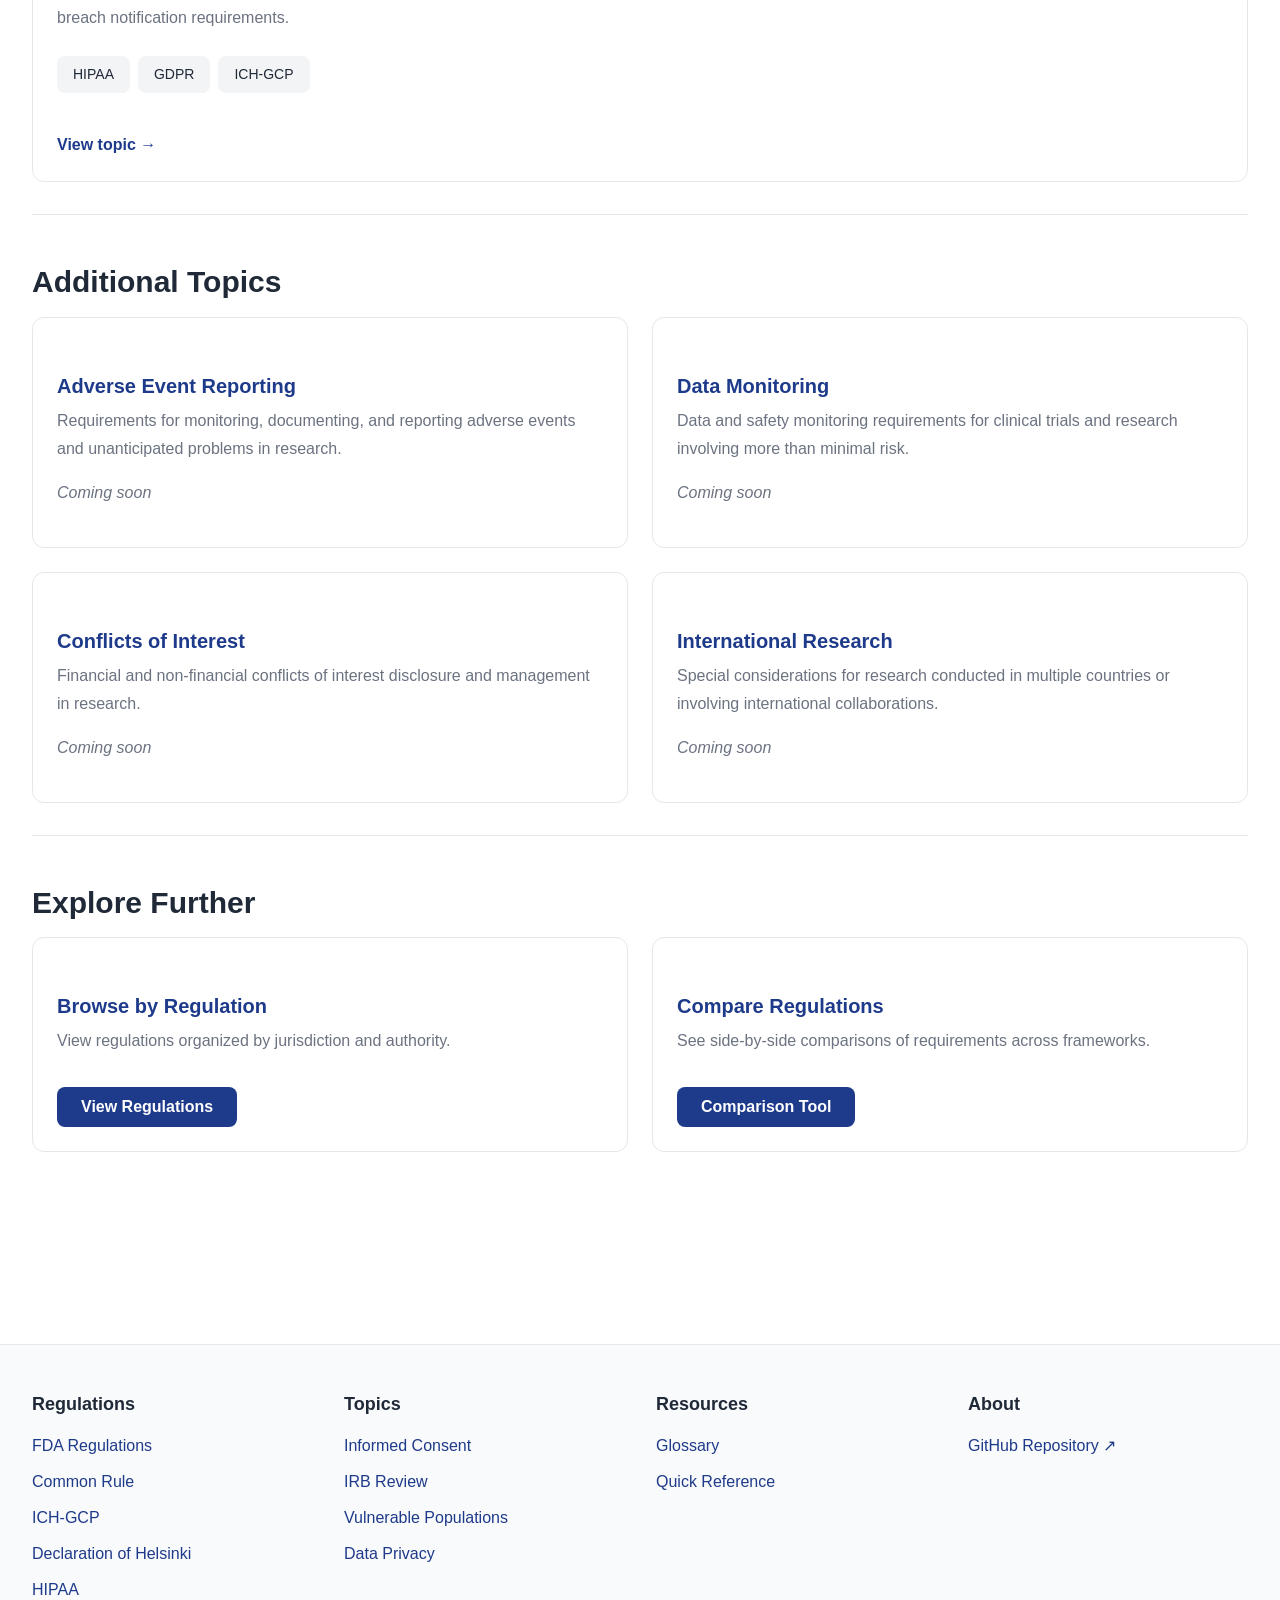
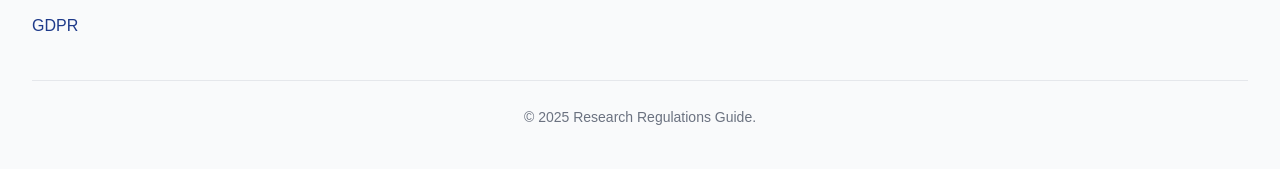
<file: docs/topics/index.html>
<!DOCTYPE html>
<html lang="en">
<head>
  <meta charset="UTF-8">
  <meta name="viewport" content="width=device-width, initial-scale=1.0">
  <title>Topics | Research Regulations Guide</title>
  <link rel="stylesheet" href="../assets/css/main.css">
  <link rel="stylesheet" href="../assets/css/components.css">
  <link rel="stylesheet" href="../assets/css/responsive.css">
</head>
<body>
  <a href="#main-content" class="skip-link">Skip to main content</a>
  <header class="site-header">
    <div class="container">
      <div class="flex items-center justify-between header-flex">
        <h1 class="site-title"><a href="../index.html">Research Regulations Guide</a></h1>
        <button class="mobile-menu-toggle" aria-label="Toggle navigation menu" aria-expanded="false">☰</button>
        <nav class="main-nav" aria-label="Main navigation">
          <ul>
            <li><a href="../index.html">Home</a></li>
            <li><a href="../regulations/index.html">Regulations</a></li>
            <li><a href="index.html">Topics</a></li>
            <li><a href="../resources/index.html">Resources</a></li>
            <li><a href="../search.html">Search</a></li>
          </ul>
        </nav>
      </div>
    </div>
  </header>
  <main id="main-content" class="main-content">
    <div class="container">
      <nav class="breadcrumbs" aria-label="Breadcrumb">
        <a href="../index.html">Home</a><span class="breadcrumbs-separator">/</span>
        <span>Topics</span>
      </nav>
      <header class="page-header">
        <h1 class="page-title">Browse by Topic</h1>
        <p class="page-description">Explore regulations organized by common research topics and requirements</p>
      </header>
      <section class="regulation-section">
        <p>Topics provide a cross-referenced view of regulations organized by common research themes. Each topic page shows how different regulatory frameworks address the same subject, making it easier to understand requirements across jurisdictions.</p>
      </section>
      <section class="regulation-section">
        <h2>Core Topics</h2>
        <div class="grid grid-cols-1 gap-lg">
          <div class="card">
            <h3 class="card-title">📝 Informed Consent</h3>
            <p class="card-content">
              Requirements for obtaining and documenting informed consent from research participants. Covers consent elements, documentation, capacity, vulnerable populations, and exceptions across all major regulatory frameworks.
            </p>
            <div class="tag-cloud mt-md">
              <span class="tag">FDA 21 CFR 50</span>
              <span class="tag">Common Rule</span>
              <span class="tag">ICH-GCP</span>
              <span class="tag">Declaration of Helsinki</span>
            </div>
            <a href="informed-consent.html" class="card-link">View topic</a>
          </div>
          <div class="card">
            <h3 class="card-title">👥 IRB Review Process</h3>
            <p class="card-content">
              Institutional Review Board (IRB) and Ethics Committee requirements including composition, procedures, review criteria, continuing review, and expedited review processes.
            </p>
            <div class="tag-cloud mt-md">
              <span class="tag">FDA 21 CFR 56</span>
              <span class="tag">Common Rule</span>
              <span class="tag">ICH-GCP</span>
            </div>
            <a href="irb-review.html" class="card-link">View topic</a>
          </div>
          <div class="card">
            <h3 class="card-title">🛡️ Vulnerable Populations</h3>
            <p class="card-content">
              Additional protections and considerations for vulnerable research participants including children, prisoners, pregnant women, cognitively impaired individuals, and economically disadvantaged persons.
            </p>
            <div class="tag-cloud mt-md">
              <span class="tag">Common Rule Subparts B-D</span>
              <span class="tag">FDA Subpart D</span>
              <span class="tag">Declaration of Helsinki</span>
            </div>
            <a href="vulnerable-populations.html" class="card-link">View topic</a>
          </div>
          <div class="card">
            <h3 class="card-title">🔒 Data Privacy and Security</h3>
            <p class="card-content">
              Requirements for protecting participant privacy and securing research data, including de-identification, confidentiality protections, data transfer restrictions, and breach notification requirements.
            </p>
            <div class="tag-cloud mt-md">
              <span class="tag">HIPAA</span>
              <span class="tag">GDPR</span>
              <span class="tag">ICH-GCP</span>
            </div>
            <a href="data-privacy.html" class="card-link">View topic</a>
          </div>
        </div>
      </section>
      <section class="regulation-section">
        <h2>Additional Topics</h2>
        <div class="grid grid-cols-1 grid-cols-md-2 gap-lg">
          <div class="card">
            <h3 class="card-title">Adverse Event Reporting</h3>
            <p class="card-content">Requirements for monitoring, documenting, and reporting adverse events and unanticipated problems in research.</p>
            <p class="text-secondary mt-sm"><em>Coming soon</em></p>
          </div>
          <div class="card">
            <h3 class="card-title">Data Monitoring</h3>
            <p class="card-content">Data and safety monitoring requirements for clinical trials and research involving more than minimal risk.</p>
            <p class="text-secondary mt-sm"><em>Coming soon</em></p>
          </div>
          <div class="card">
            <h3 class="card-title">Conflicts of Interest</h3>
            <p class="card-content">Financial and non-financial conflicts of interest disclosure and management in research.</p>
            <p class="text-secondary mt-sm"><em>Coming soon</em></p>
          </div>
          <div class="card">
            <h3 class="card-title">International Research</h3>
            <p class="card-content">Special considerations for research conducted in multiple countries or involving international collaborations.</p>
            <p class="text-secondary mt-sm"><em>Coming soon</em></p>
          </div>
        </div>
      </section>
      <section class="regulation-section">
        <h2>Explore Further</h2>
        <div class="grid grid-cols-1 grid-cols-md-2 gap-lg">
          <div class="card">
            <h3 class="card-title">Browse by Regulation</h3>
            <p class="card-content">View regulations organized by jurisdiction and authority.</p>
            <a href="../regulations/index.html" class="btn btn-primary mt-md">View Regulations</a>
          </div>
          <div class="card">
            <h3 class="card-title">Compare Regulations</h3>
            <p class="card-content">See side-by-side comparisons of requirements across frameworks.</p>
            <a href="../regulations/comparison.html" class="btn btn-primary mt-md">Comparison Tool</a>
          </div>
        </div>
      </section>
    </div>
  </main>
  <footer class="site-footer">
    <div class="container">
      <div class="footer-content">
        <div class="footer-section"><h3>Regulations</h3><ul><li><a href="../regulations/fda.html">FDA Regulations</a></li><li><a href="../regulations/common-rule.html">Common Rule</a></li><li><a href="../regulations/ich-gcp.html">ICH-GCP</a></li><li><a href="../regulations/helsinki.html">Declaration of Helsinki</a></li><li><a href="../regulations/hipaa.html">HIPAA</a></li><li><a href="../regulations/gdpr.html">GDPR</a></li></ul></div>
        <div class="footer-section"><h3>Topics</h3><ul><li><a href="informed-consent.html">Informed Consent</a></li><li><a href="irb-review.html">IRB Review</a></li><li><a href="vulnerable-populations.html">Vulnerable Populations</a></li><li><a href="data-privacy.html">Data Privacy</a></li></ul></div>
        <div class="footer-section"><h3>Resources</h3><ul><li><a href="../resources/glossary.html">Glossary</a></li><li><a href="../resources/quick-reference.html">Quick Reference</a></li></ul></div>
        <div class="footer-section"><h3>About</h3><ul><li><a href="https://github.com/technical-communicator/Research-Regulation-Training-Guide">GitHub Repository</a></li></ul></div>
      </div>
      <div class="footer-bottom"><p>&copy; 2025 Research Regulations Guide.</p></div>
    </div>
  </footer>
  <script src="../assets/js/main.js"></script>
</body>
</html>
</file>
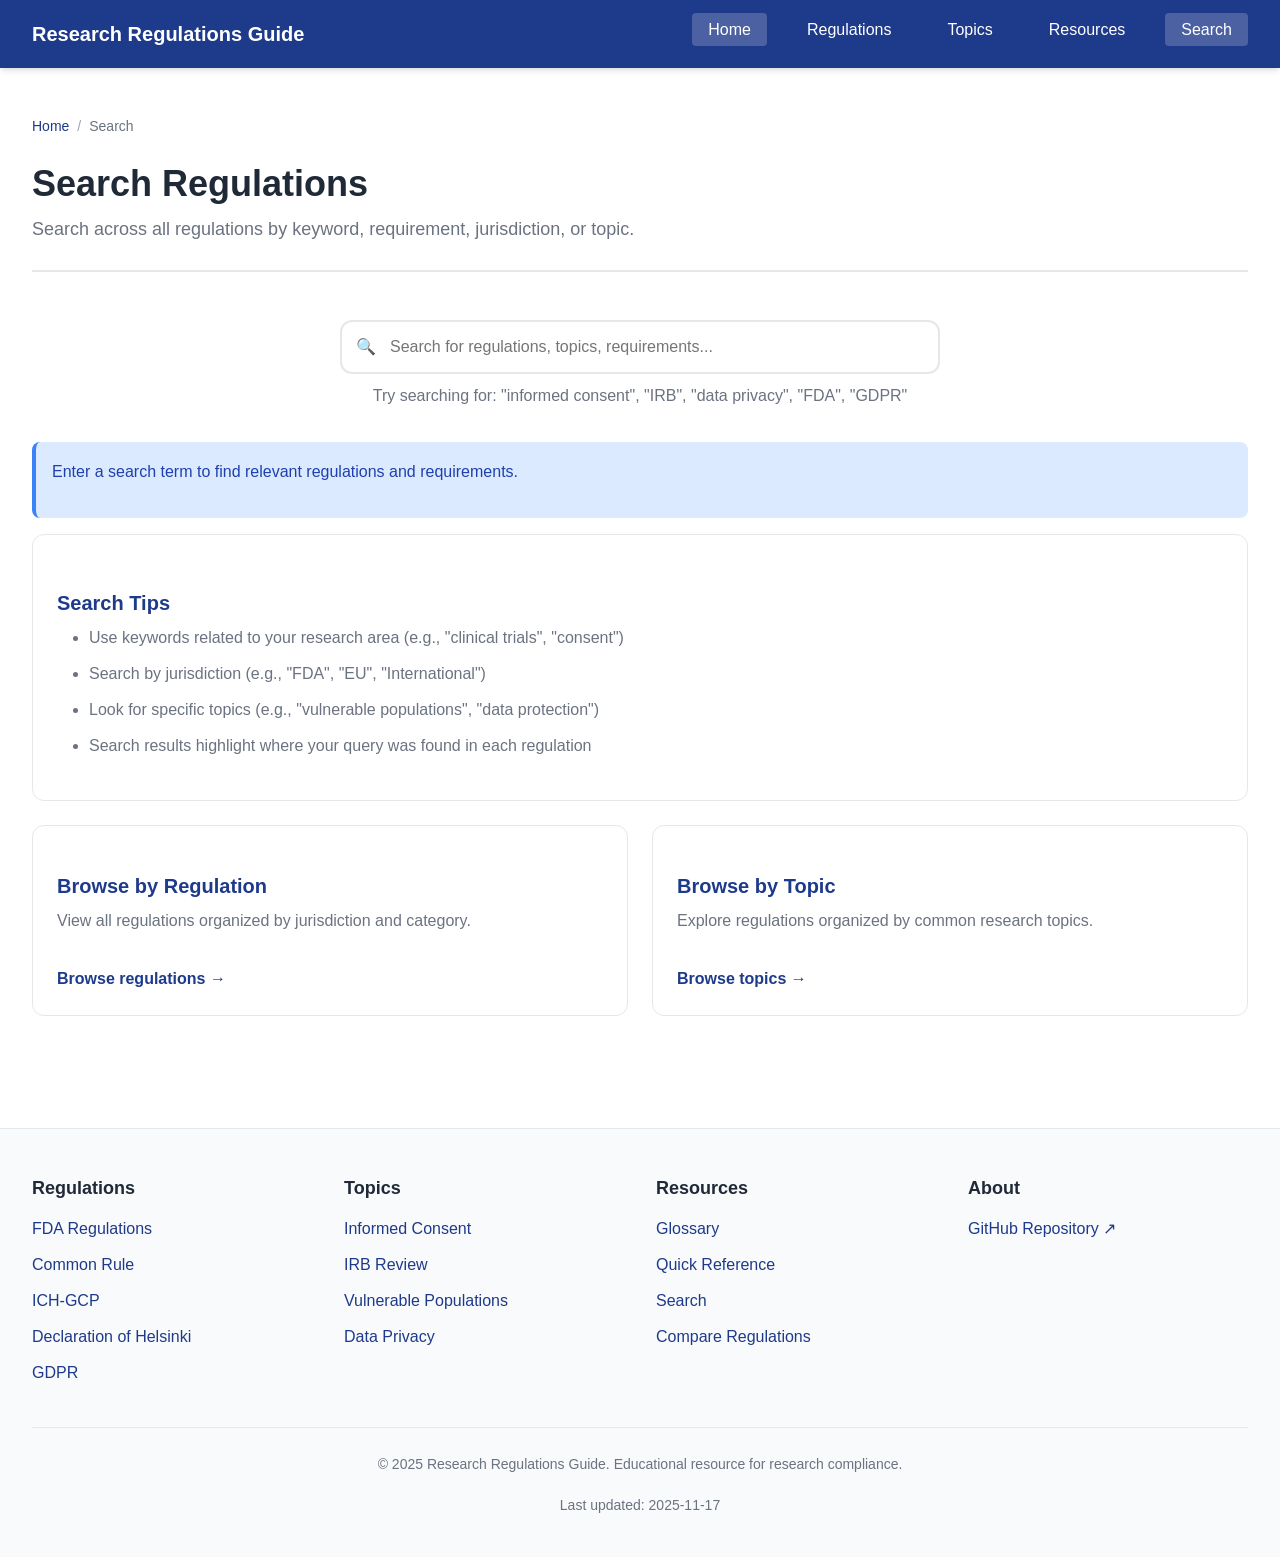
<file: docs/search.html>
<!DOCTYPE html>
<html lang="en">
<head>
  <meta charset="UTF-8">
  <meta name="viewport" content="width=device-width, initial-scale=1.0">
  <meta name="description" content="Search human subjects research regulations across all governing bodies.">
  <title>Search Regulations | Research Regulations Guide</title>

  <link rel="stylesheet" href="assets/css/main.css">
  <link rel="stylesheet" href="assets/css/components.css">
  <link rel="stylesheet" href="assets/css/responsive.css">
</head>
<body>
  <a href="#main-content" class="skip-link">Skip to main content</a>

  <header class="site-header">
    <div class="container">
      <div class="flex items-center justify-between header-flex">
        <h1 class="site-title">
          <a href="index.html">Research Regulations Guide</a>
        </h1>

        <button class="mobile-menu-toggle" aria-label="Toggle navigation menu" aria-expanded="false">
          ☰
        </button>

        <nav class="main-nav" aria-label="Main navigation">
          <ul>
            <li><a href="index.html">Home</a></li>
            <li><a href="regulations/index.html">Regulations</a></li>
            <li><a href="topics/index.html">Topics</a></li>
            <li><a href="resources/index.html">Resources</a></li>
            <li><a href="search.html">Search</a></li>
          </ul>
        </nav>
      </div>
    </div>
  </header>

  <main id="main-content" class="main-content">
    <div class="container">

      <!-- Breadcrumbs -->
      <nav class="breadcrumbs" aria-label="Breadcrumb">
        <a href="index.html">Home</a>
        <span class="breadcrumbs-separator">/</span>
        <span>Search</span>
      </nav>

      <!-- Page Header -->
      <header class="page-header">
        <h1 class="page-title">Search Regulations</h1>
        <p class="page-description">
          Search across all regulations by keyword, requirement, jurisdiction, or topic.
        </p>
      </header>

      <!-- Search Bar -->
      <div class="search-container">
        <div class="search-bar">
          <span class="search-icon" aria-hidden="true">🔍</span>
          <input
            type="search"
            id="search-input"
            class="search-input"
            placeholder="Search for regulations, topics, requirements..."
            aria-label="Search regulations"
            autocomplete="off"
          >
        </div>
        <p class="text-center text-secondary mt-sm">
          Try searching for: "informed consent", "IRB", "data privacy", "FDA", "GDPR"
        </p>
      </div>

      <!-- Search Results -->
      <div id="search-results" class="grid grid-cols-1 gap-lg">
        <div class="alert alert-info">
          <p>Enter a search term to find relevant regulations and requirements.</p>
        </div>
      </div>

      <!-- Additional Help -->
      <section class="mt-2xl">
        <div class="card">
          <h3 class="card-title">Search Tips</h3>
          <ul class="card-content">
            <li>Use keywords related to your research area (e.g., "clinical trials", "consent")</li>
            <li>Search by jurisdiction (e.g., "FDA", "EU", "International")</li>
            <li>Look for specific topics (e.g., "vulnerable populations", "data protection")</li>
            <li>Search results highlight where your query was found in each regulation</li>
          </ul>
        </div>

        <div class="grid grid-cols-1 grid-cols-md-2 gap-lg mt-lg">
          <div class="card">
            <h4 class="card-title">Browse by Regulation</h4>
            <p class="card-content">
              View all regulations organized by jurisdiction and category.
            </p>
            <a href="regulations/index.html" class="card-link">Browse regulations</a>
          </div>

          <div class="card">
            <h4 class="card-title">Browse by Topic</h4>
            <p class="card-content">
              Explore regulations organized by common research topics.
            </p>
            <a href="topics/index.html" class="card-link">Browse topics</a>
          </div>
        </div>
      </section>

    </div>
  </main>

  <footer class="site-footer">
    <div class="container">
      <div class="footer-content">
        <div class="footer-section">
          <h3>Regulations</h3>
          <ul>
            <li><a href="regulations/fda.html">FDA Regulations</a></li>
            <li><a href="regulations/common-rule.html">Common Rule</a></li>
            <li><a href="regulations/ich-gcp.html">ICH-GCP</a></li>
            <li><a href="regulations/helsinki.html">Declaration of Helsinki</a></li>
            <li><a href="regulations/gdpr.html">GDPR</a></li>
          </ul>
        </div>

        <div class="footer-section">
          <h3>Topics</h3>
          <ul>
            <li><a href="topics/informed-consent.html">Informed Consent</a></li>
            <li><a href="topics/irb-review.html">IRB Review</a></li>
            <li><a href="topics/vulnerable-populations.html">Vulnerable Populations</a></li>
            <li><a href="topics/data-privacy.html">Data Privacy</a></li>
          </ul>
        </div>

        <div class="footer-section">
          <h3>Resources</h3>
          <ul>
            <li><a href="resources/glossary.html">Glossary</a></li>
            <li><a href="resources/quick-reference.html">Quick Reference</a></li>
            <li><a href="search.html">Search</a></li>
            <li><a href="regulations/comparison.html">Compare Regulations</a></li>
          </ul>
        </div>

        <div class="footer-section">
          <h3>About</h3>
          <ul>
            <li><a href="https://github.com/technical-communicator/Research-Regulation-Training-Guide">GitHub Repository</a></li>
          </ul>
        </div>
      </div>

      <div class="footer-bottom">
        <p>&copy; 2025 Research Regulations Guide. Educational resource for research compliance.</p>
        <p class="mt-sm">Last updated: <span class="last-updated">2025-11-17</span></p>
      </div>
    </div>
  </footer>

  <script src="assets/js/main.js"></script>
  <script src="assets/js/search.js"></script>
</body>
</html>
</file>
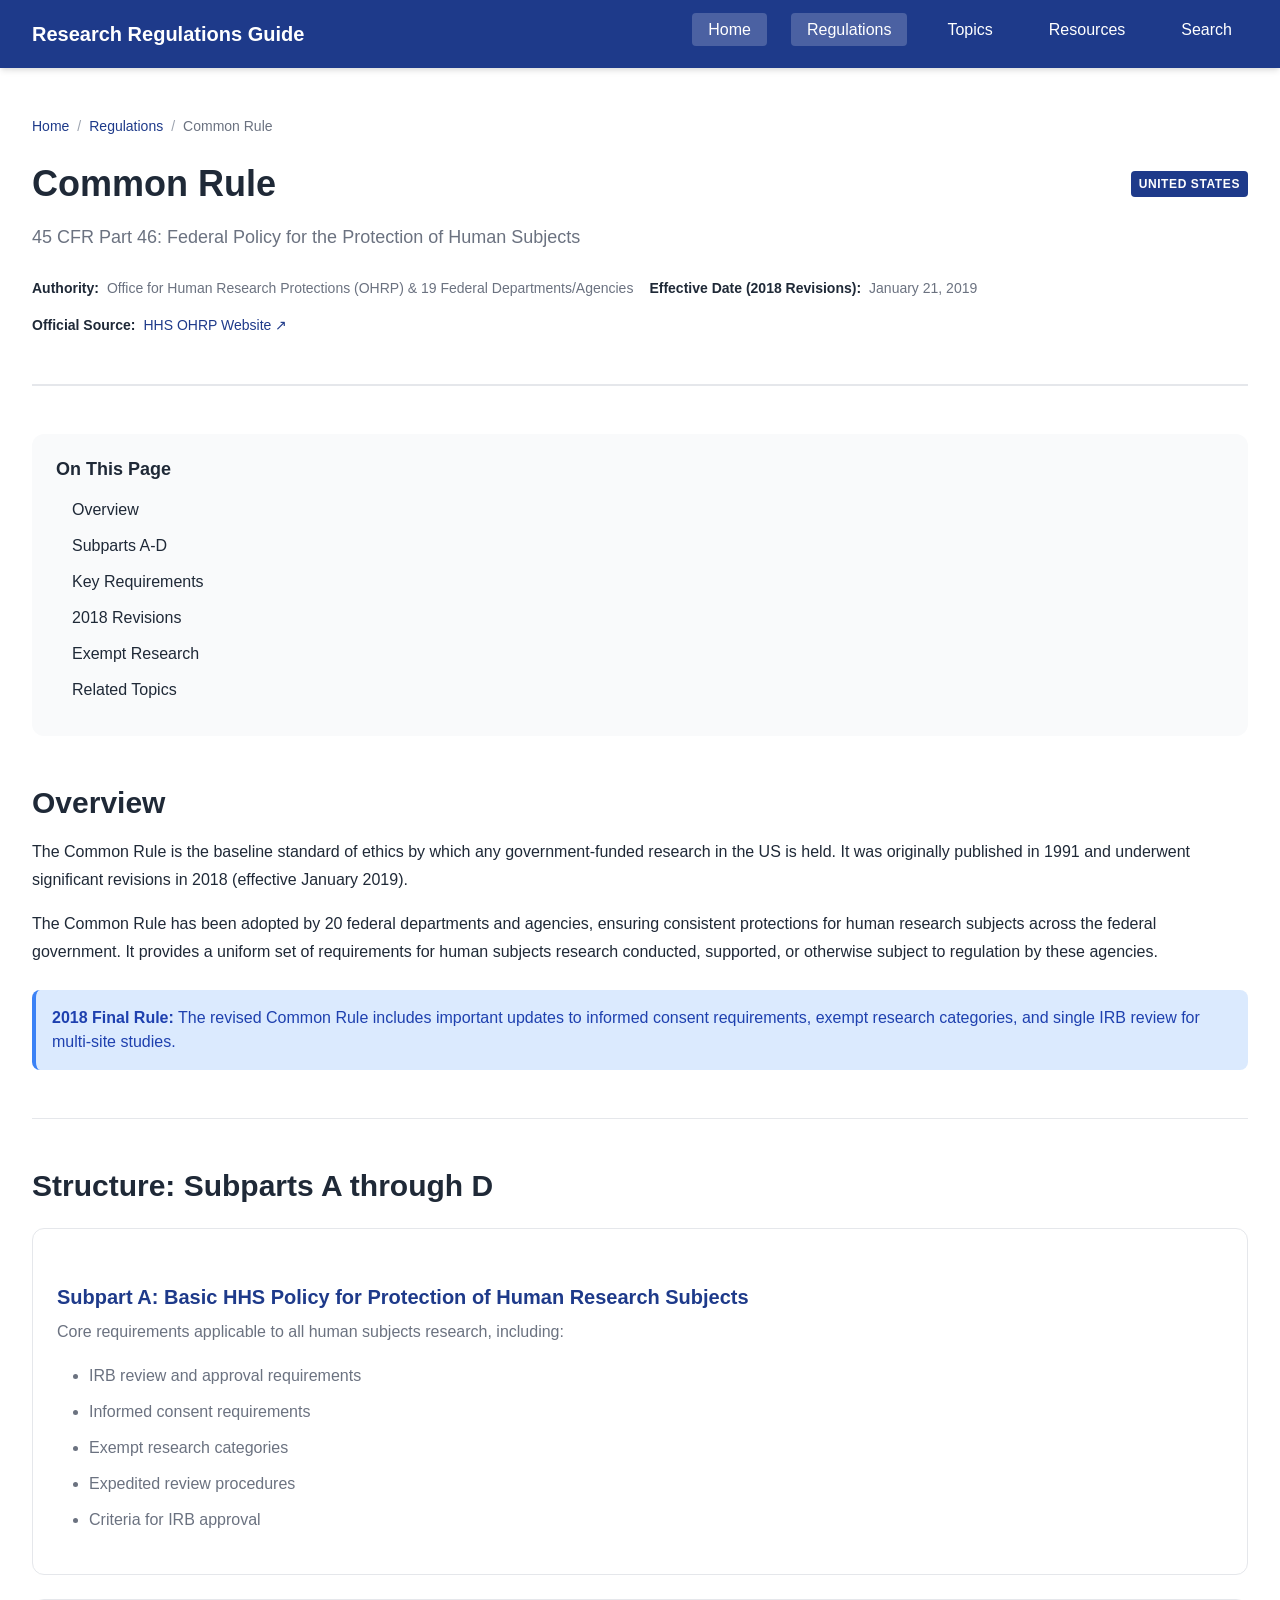
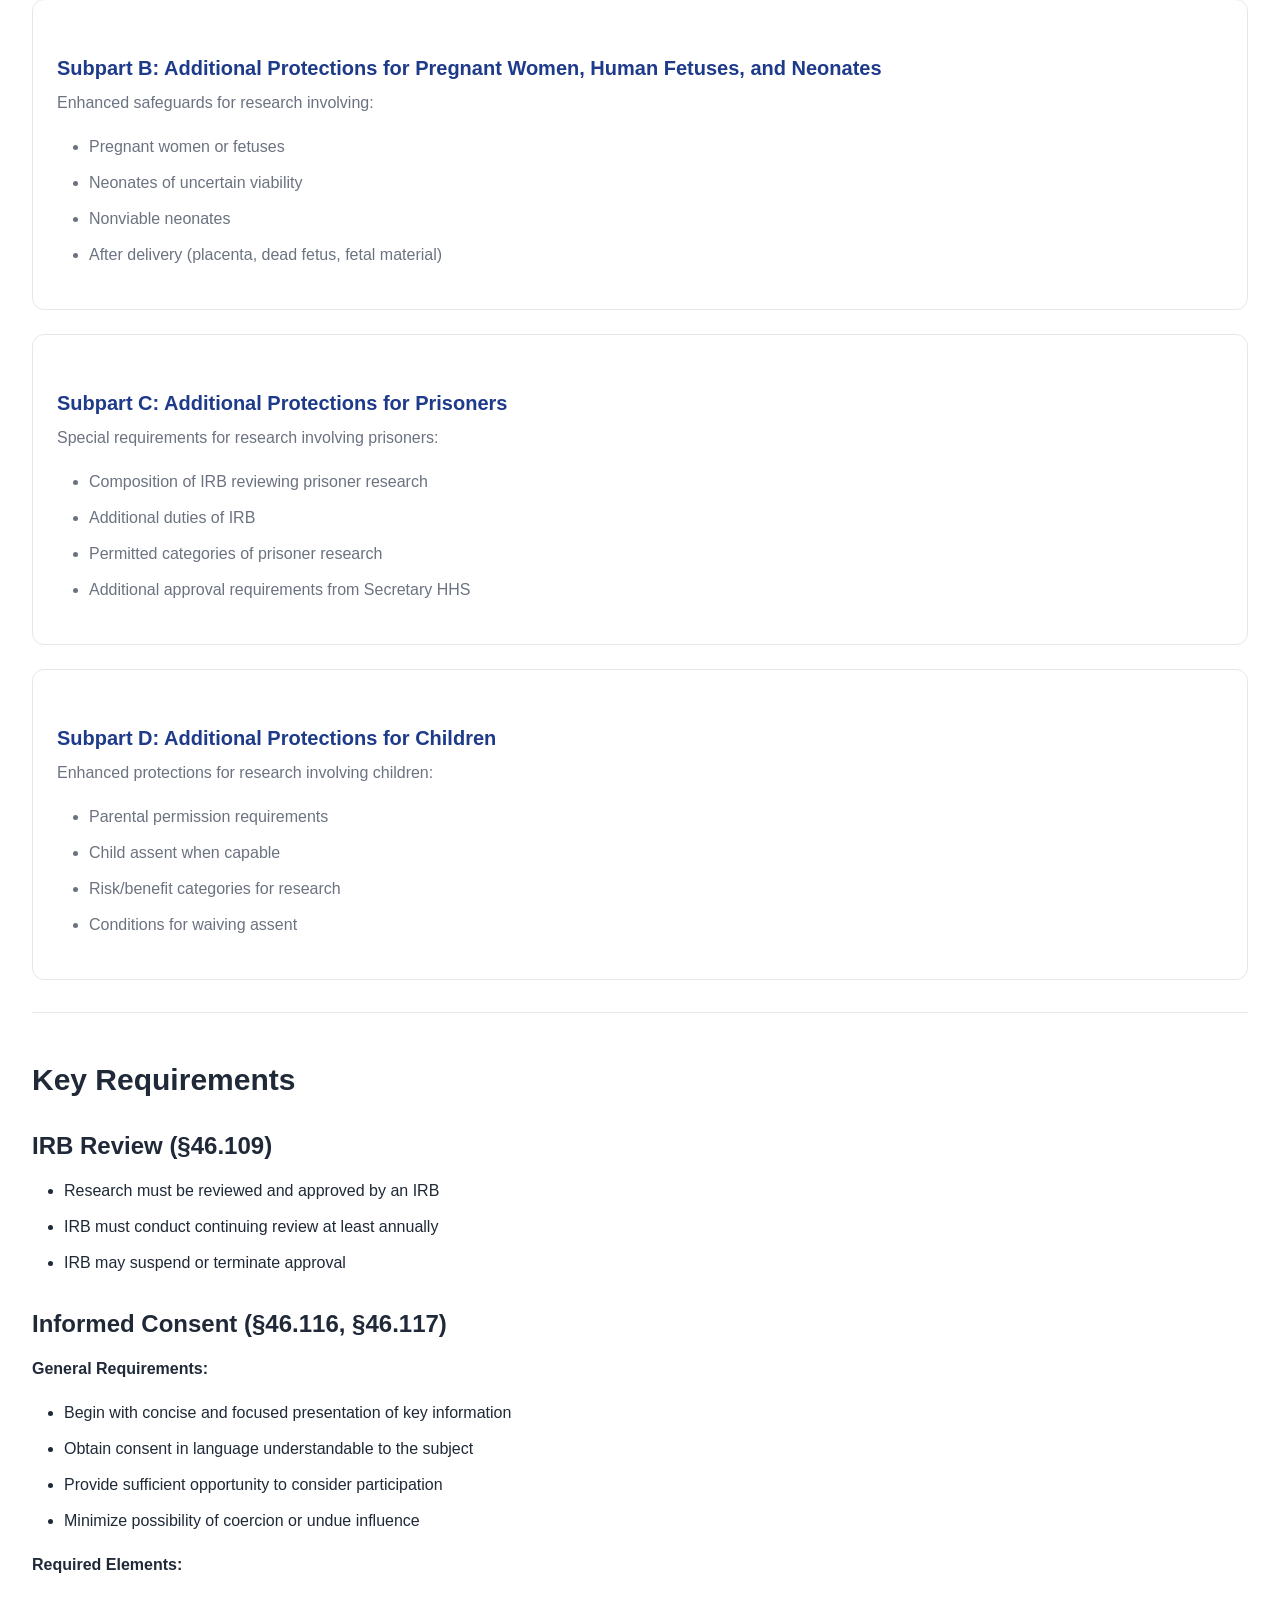
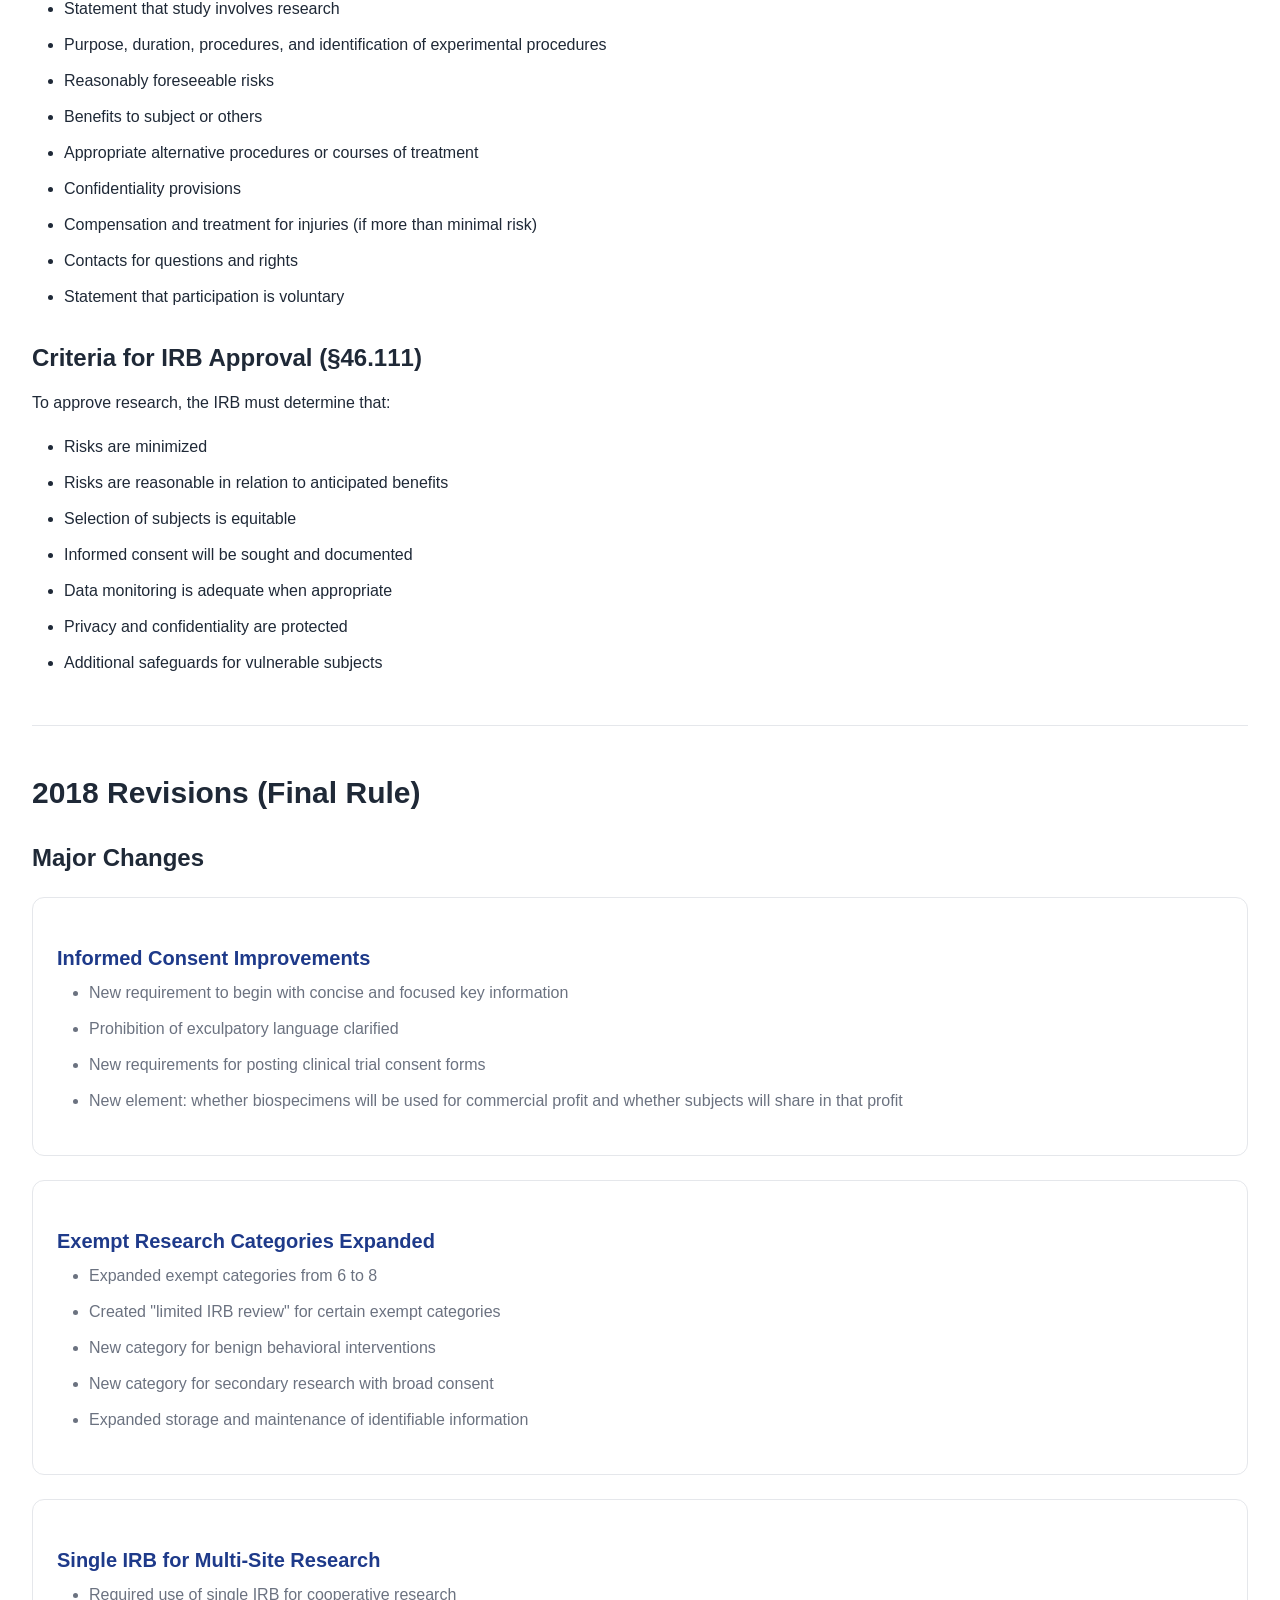
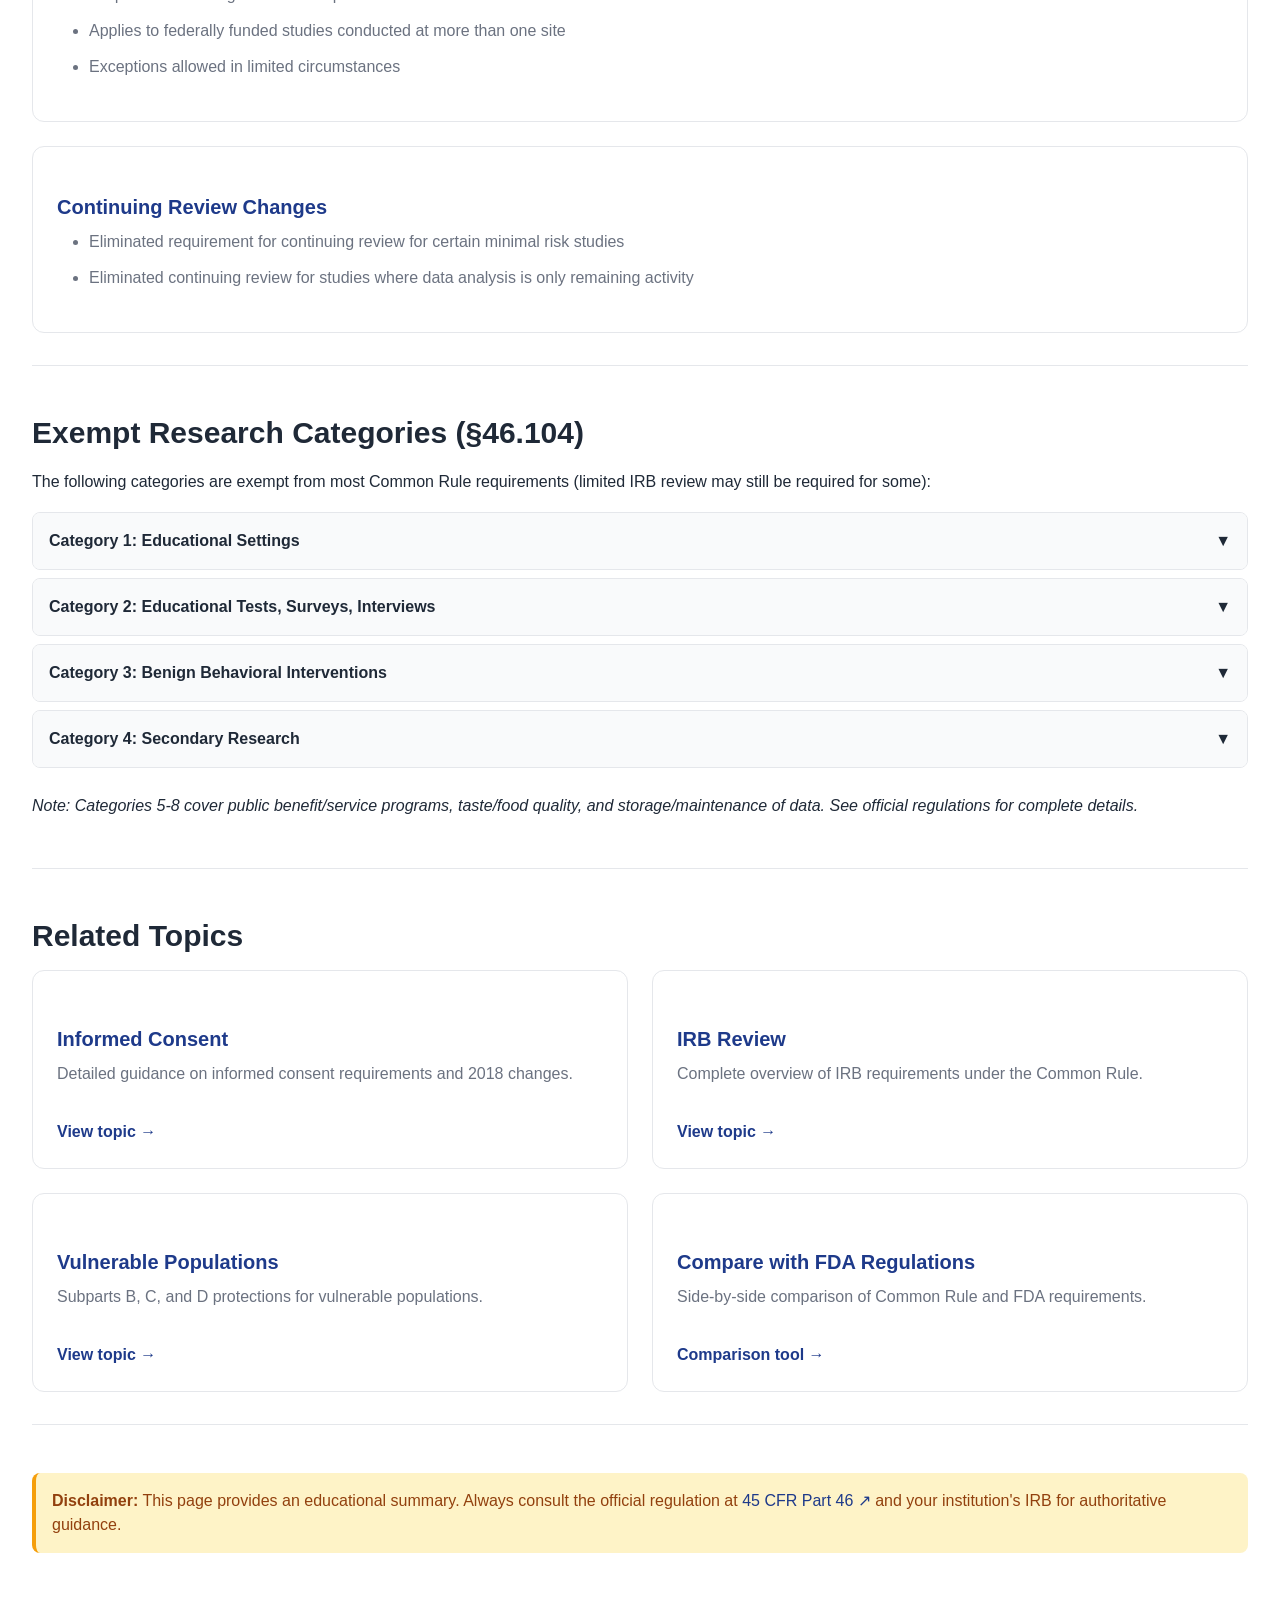
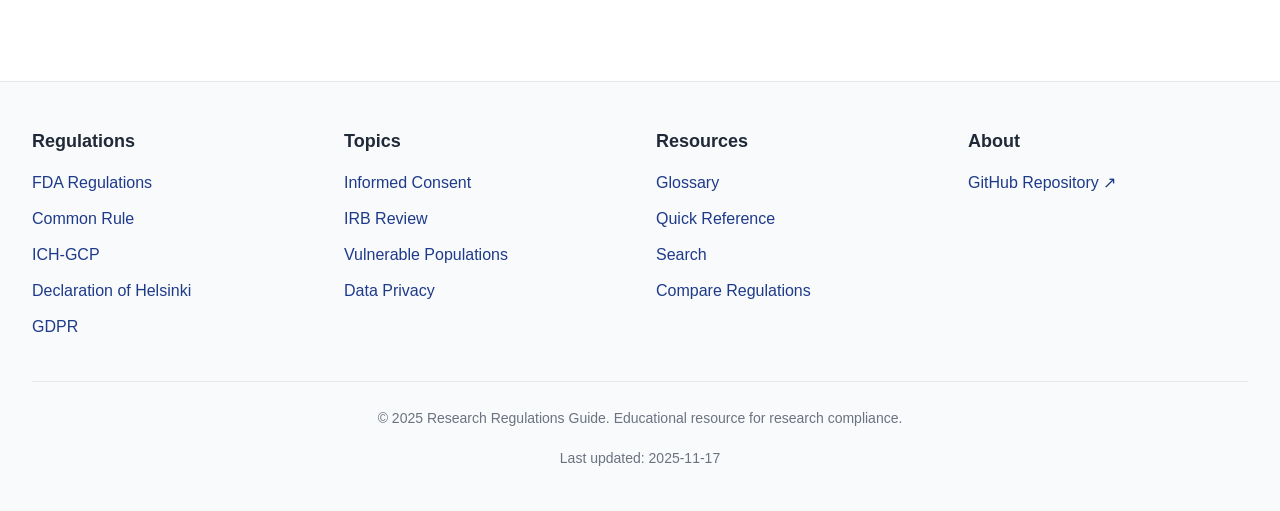
<file: docs/regulations/common-rule.html>
<!DOCTYPE html>
<html lang="en">
<head>
  <meta charset="UTF-8">
  <meta name="viewport" content="width=device-width, initial-scale=1.0">
  <meta name="description" content="The Common Rule (45 CFR Part 46) - Federal Policy for the Protection of Human Subjects in research.">
  <title>Common Rule (45 CFR 46) | Research Regulations Guide</title>

  <link rel="stylesheet" href="../assets/css/main.css">
  <link rel="stylesheet" href="../assets/css/components.css">
  <link rel="stylesheet" href="../assets/css/responsive.css">
</head>
<body>
  <a href="#main-content" class="skip-link">Skip to main content</a>

  <header class="site-header">
    <div class="container">
      <div class="flex items-center justify-between header-flex">
        <h1 class="site-title">
          <a href="../index.html">Research Regulations Guide</a>
        </h1>

        <button class="mobile-menu-toggle" aria-label="Toggle navigation menu" aria-expanded="false">
          ☰
        </button>

        <nav class="main-nav" aria-label="Main navigation">
          <ul>
            <li><a href="../index.html">Home</a></li>
            <li><a href="index.html">Regulations</a></li>
            <li><a href="../topics/index.html">Topics</a></li>
            <li><a href="../resources/index.html">Resources</a></li>
            <li><a href="../search.html">Search</a></li>
          </ul>
        </nav>
      </div>
    </div>
  </header>

  <main id="main-content" class="main-content">
    <div class="container">

      <nav class="breadcrumbs" aria-label="Breadcrumb">
        <a href="../index.html">Home</a>
        <span class="breadcrumbs-separator">/</span>
        <a href="index.html">Regulations</a>
        <span class="breadcrumbs-separator">/</span>
        <span>Common Rule</span>
      </nav>

      <header class="page-header">
        <div class="flex justify-between items-center mb-md">
          <h1 class="page-title mb-0">Common Rule</h1>
          <span class="badge badge-primary">United States</span>
        </div>
        <p class="page-description">
          45 CFR Part 46: Federal Policy for the Protection of Human Subjects
        </p>
        <div class="regulation-meta mt-lg">
          <div class="meta-item">
            <span class="meta-label">Authority:</span>
            <span>Office for Human Research Protections (OHRP) & 19 Federal Departments/Agencies</span>
          </div>
          <div class="meta-item">
            <span class="meta-label">Effective Date (2018 Revisions):</span>
            <span>January 21, 2019</span>
          </div>
          <div class="meta-item">
            <span class="meta-label">Official Source:</span>
            <a href="https://www.hhs.gov/ohrp/regulations-and-policy/regulations/45-cfr-46/index.html" target="_blank" rel="noopener noreferrer">HHS OHRP Website</a>
          </div>
        </div>
      </header>

      <div class="toc">
        <h2 class="toc-title">On This Page</h2>
        <ul>
          <li><a href="#overview">Overview</a></li>
          <li><a href="#subparts">Subparts A-D</a></li>
          <li><a href="#key-requirements">Key Requirements</a></li>
          <li><a href="#2018-revisions">2018 Revisions</a></li>
          <li><a href="#exempt-research">Exempt Research</a></li>
          <li><a href="#related">Related Topics</a></li>
        </ul>
      </div>

      <section id="overview" class="regulation-section">
        <h2>Overview</h2>
        <p>
          The Common Rule is the baseline standard of ethics by which any government-funded research in the US is held. It was originally published in 1991 and underwent significant revisions in 2018 (effective January 2019).
        </p>
        <p>
          The Common Rule has been adopted by 20 federal departments and agencies, ensuring consistent protections for human research subjects across the federal government. It provides a uniform set of requirements for human subjects research conducted, supported, or otherwise subject to regulation by these agencies.
        </p>

        <div class="alert alert-info mt-lg">
          <strong>2018 Final Rule:</strong> The revised Common Rule includes important updates to informed consent requirements, exempt research categories, and single IRB review for multi-site studies.
        </div>
      </section>

      <section id="subparts" class="regulation-section">
        <h2>Structure: Subparts A through D</h2>

        <div class="grid grid-cols-1 gap-lg mt-lg">
          <div class="card">
            <h3 class="card-title">Subpart A: Basic HHS Policy for Protection of Human Research Subjects</h3>
            <p class="card-content">
              Core requirements applicable to all human subjects research, including:
            </p>
            <ul class="card-content">
              <li>IRB review and approval requirements</li>
              <li>Informed consent requirements</li>
              <li>Exempt research categories</li>
              <li>Expedited review procedures</li>
              <li>Criteria for IRB approval</li>
            </ul>
          </div>

          <div class="card">
            <h3 class="card-title">Subpart B: Additional Protections for Pregnant Women, Human Fetuses, and Neonates</h3>
            <p class="card-content">
              Enhanced safeguards for research involving:
            </p>
            <ul class="card-content">
              <li>Pregnant women or fetuses</li>
              <li>Neonates of uncertain viability</li>
              <li>Nonviable neonates</li>
              <li>After delivery (placenta, dead fetus, fetal material)</li>
            </ul>
          </div>

          <div class="card">
            <h3 class="card-title">Subpart C: Additional Protections for Prisoners</h3>
            <p class="card-content">
              Special requirements for research involving prisoners:
            </p>
            <ul class="card-content">
              <li>Composition of IRB reviewing prisoner research</li>
              <li>Additional duties of IRB</li>
              <li>Permitted categories of prisoner research</li>
              <li>Additional approval requirements from Secretary HHS</li>
            </ul>
          </div>

          <div class="card">
            <h3 class="card-title">Subpart D: Additional Protections for Children</h3>
            <p class="card-content">
              Enhanced protections for research involving children:
            </p>
            <ul class="card-content">
              <li>Parental permission requirements</li>
              <li>Child assent when capable</li>
              <li>Risk/benefit categories for research</li>
              <li>Conditions for waiving assent</li>
            </ul>
          </div>
        </div>
      </section>

      <section id="key-requirements" class="regulation-section">
        <h2>Key Requirements</h2>

        <h3>IRB Review (§46.109)</h3>
        <ul>
          <li>Research must be reviewed and approved by an IRB</li>
          <li>IRB must conduct continuing review at least annually</li>
          <li>IRB may suspend or terminate approval</li>
        </ul>

        <h3>Informed Consent (§46.116, §46.117)</h3>
        <p><strong>General Requirements:</strong></p>
        <ul>
          <li>Begin with concise and focused presentation of key information</li>
          <li>Obtain consent in language understandable to the subject</li>
          <li>Provide sufficient opportunity to consider participation</li>
          <li>Minimize possibility of coercion or undue influence</li>
        </ul>

        <p class="mt-md"><strong>Required Elements:</strong></p>
        <ul>
          <li>Statement that study involves research</li>
          <li>Purpose, duration, procedures, and identification of experimental procedures</li>
          <li>Reasonably foreseeable risks</li>
          <li>Benefits to subject or others</li>
          <li>Appropriate alternative procedures or courses of treatment</li>
          <li>Confidentiality provisions</li>
          <li>Compensation and treatment for injuries (if more than minimal risk)</li>
          <li>Contacts for questions and rights</li>
          <li>Statement that participation is voluntary</li>
        </ul>

        <h3>Criteria for IRB Approval (§46.111)</h3>
        <p>To approve research, the IRB must determine that:</p>
        <ul>
          <li>Risks are minimized</li>
          <li>Risks are reasonable in relation to anticipated benefits</li>
          <li>Selection of subjects is equitable</li>
          <li>Informed consent will be sought and documented</li>
          <li>Data monitoring is adequate when appropriate</li>
          <li>Privacy and confidentiality are protected</li>
          <li>Additional safeguards for vulnerable subjects</li>
        </ul>
      </section>

      <section id="2018-revisions" class="regulation-section">
        <h2>2018 Revisions (Final Rule)</h2>

        <h3>Major Changes</h3>

        <div class="card mt-lg">
          <h4 class="card-title">Informed Consent Improvements</h4>
          <ul class="card-content">
            <li>New requirement to begin with concise and focused key information</li>
            <li>Prohibition of exculpatory language clarified</li>
            <li>New requirements for posting clinical trial consent forms</li>
            <li>New element: whether biospecimens will be used for commercial profit and whether subjects will share in that profit</li>
          </ul>
        </div>

        <div class="card mt-lg">
          <h4 class="card-title">Exempt Research Categories Expanded</h4>
          <ul class="card-content">
            <li>Expanded exempt categories from 6 to 8</li>
            <li>Created "limited IRB review" for certain exempt categories</li>
            <li>New category for benign behavioral interventions</li>
            <li>New category for secondary research with broad consent</li>
            <li>Expanded storage and maintenance of identifiable information</li>
          </ul>
        </div>

        <div class="card mt-lg">
          <h4 class="card-title">Single IRB for Multi-Site Research</h4>
          <ul class="card-content">
            <li>Required use of single IRB for cooperative research</li>
            <li>Applies to federally funded studies conducted at more than one site</li>
            <li>Exceptions allowed in limited circumstances</li>
          </ul>
        </div>

        <div class="card mt-lg">
          <h4 class="card-title">Continuing Review Changes</h4>
          <ul class="card-content">
            <li>Eliminated requirement for continuing review for certain minimal risk studies</li>
            <li>Eliminated continuing review for studies where data analysis is only remaining activity</li>
          </ul>
        </div>
      </section>

      <section id="exempt-research" class="regulation-section">
        <h2>Exempt Research Categories (§46.104)</h2>

        <p>The following categories are exempt from most Common Rule requirements (limited IRB review may still be required for some):</p>

        <div class="accordion-item">
          <div class="accordion-header">
            <strong>Category 1: Educational Settings</strong>
            <span class="accordion-icon">▼</span>
          </div>
          <div class="accordion-content">
            <div class="accordion-body">
              <p>Research conducted in established or commonly accepted educational settings, involving normal educational practices.</p>
            </div>
          </div>
        </div>

        <div class="accordion-item mt-sm">
          <div class="accordion-header">
            <strong>Category 2: Educational Tests, Surveys, Interviews</strong>
            <span class="accordion-icon">▼</span>
          </div>
          <div class="accordion-content">
            <div class="accordion-body">
              <p>Research involving educational tests, survey procedures, interview procedures, or observation of public behavior (with conditions).</p>
            </div>
          </div>
        </div>

        <div class="accordion-item mt-sm">
          <div class="accordion-header">
            <strong>Category 3: Benign Behavioral Interventions</strong>
            <span class="accordion-icon">▼</span>
          </div>
          <div class="accordion-content">
            <div class="accordion-body">
              <p>Research involving benign behavioral interventions with adult subjects who prospectively agree (requires limited IRB review).</p>
            </div>
          </div>
        </div>

        <div class="accordion-item mt-sm">
          <div class="accordion-header">
            <strong>Category 4: Secondary Research</strong>
            <span class="accordion-icon">▼</span>
          </div>
          <div class="accordion-content">
            <div class="accordion-body">
              <p>Secondary research uses of identifiable private information or biospecimens (with conditions).</p>
            </div>
          </div>
        </div>

        <p class="mt-lg"><em>Note: Categories 5-8 cover public benefit/service programs, taste/food quality, and storage/maintenance of data. See official regulations for complete details.</em></p>
      </section>

      <section id="related" class="regulation-section">
        <h2>Related Topics</h2>
        <div class="grid grid-cols-1 grid-cols-md-2 gap-lg">
          <div class="card">
            <h3 class="card-title">Informed Consent</h3>
            <p class="card-content">
              Detailed guidance on informed consent requirements and 2018 changes.
            </p>
            <a href="../topics/informed-consent.html" class="card-link">View topic</a>
          </div>

          <div class="card">
            <h3 class="card-title">IRB Review</h3>
            <p class="card-content">
              Complete overview of IRB requirements under the Common Rule.
            </p>
            <a href="../topics/irb-review.html" class="card-link">View topic</a>
          </div>

          <div class="card">
            <h3 class="card-title">Vulnerable Populations</h3>
            <p class="card-content">
              Subparts B, C, and D protections for vulnerable populations.
            </p>
            <a href="../topics/vulnerable-populations.html" class="card-link">View topic</a>
          </div>

          <div class="card">
            <h3 class="card-title">Compare with FDA Regulations</h3>
            <p class="card-content">
              Side-by-side comparison of Common Rule and FDA requirements.
            </p>
            <a href="comparison.html" class="card-link">Comparison tool</a>
          </div>
        </div>
      </section>

      <div class="alert alert-warning mt-2xl">
        <strong>Disclaimer:</strong> This page provides an educational summary. Always consult the official regulation at <a href="https://www.hhs.gov/ohrp/regulations-and-policy/regulations/45-cfr-46/index.html" target="_blank">45 CFR Part 46</a> and your institution's IRB for authoritative guidance.
      </div>

    </div>
  </main>

  <footer class="site-footer">
    <div class="container">
      <div class="footer-content">
        <div class="footer-section">
          <h3>Regulations</h3>
          <ul>
            <li><a href="fda.html">FDA Regulations</a></li>
            <li><a href="common-rule.html">Common Rule</a></li>
            <li><a href="ich-gcp.html">ICH-GCP</a></li>
            <li><a href="helsinki.html">Declaration of Helsinki</a></li>
            <li><a href="gdpr.html">GDPR</a></li>
          </ul>
        </div>

        <div class="footer-section">
          <h3>Topics</h3>
          <ul>
            <li><a href="../topics/informed-consent.html">Informed Consent</a></li>
            <li><a href="../topics/irb-review.html">IRB Review</a></li>
            <li><a href="../topics/vulnerable-populations.html">Vulnerable Populations</a></li>
            <li><a href="../topics/data-privacy.html">Data Privacy</a></li>
          </ul>
        </div>

        <div class="footer-section">
          <h3>Resources</h3>
          <ul>
            <li><a href="../resources/glossary.html">Glossary</a></li>
            <li><a href="../resources/quick-reference.html">Quick Reference</a></li>
            <li><a href="../search.html">Search</a></li>
            <li><a href="comparison.html">Compare Regulations</a></li>
          </ul>
        </div>

        <div class="footer-section">
          <h3>About</h3>
          <ul>
            <li><a href="https://github.com/technical-communicator/Research-Regulation-Training-Guide">GitHub Repository</a></li>
          </ul>
        </div>
      </div>

      <div class="footer-bottom">
        <p>&copy; 2025 Research Regulations Guide. Educational resource for research compliance.</p>
        <p class="mt-sm">Last updated: <span class="last-updated">2025-11-17</span></p>
      </div>
    </div>
  </footer>

  <script src="../assets/js/main.js"></script>
</body>
</html>
</file>
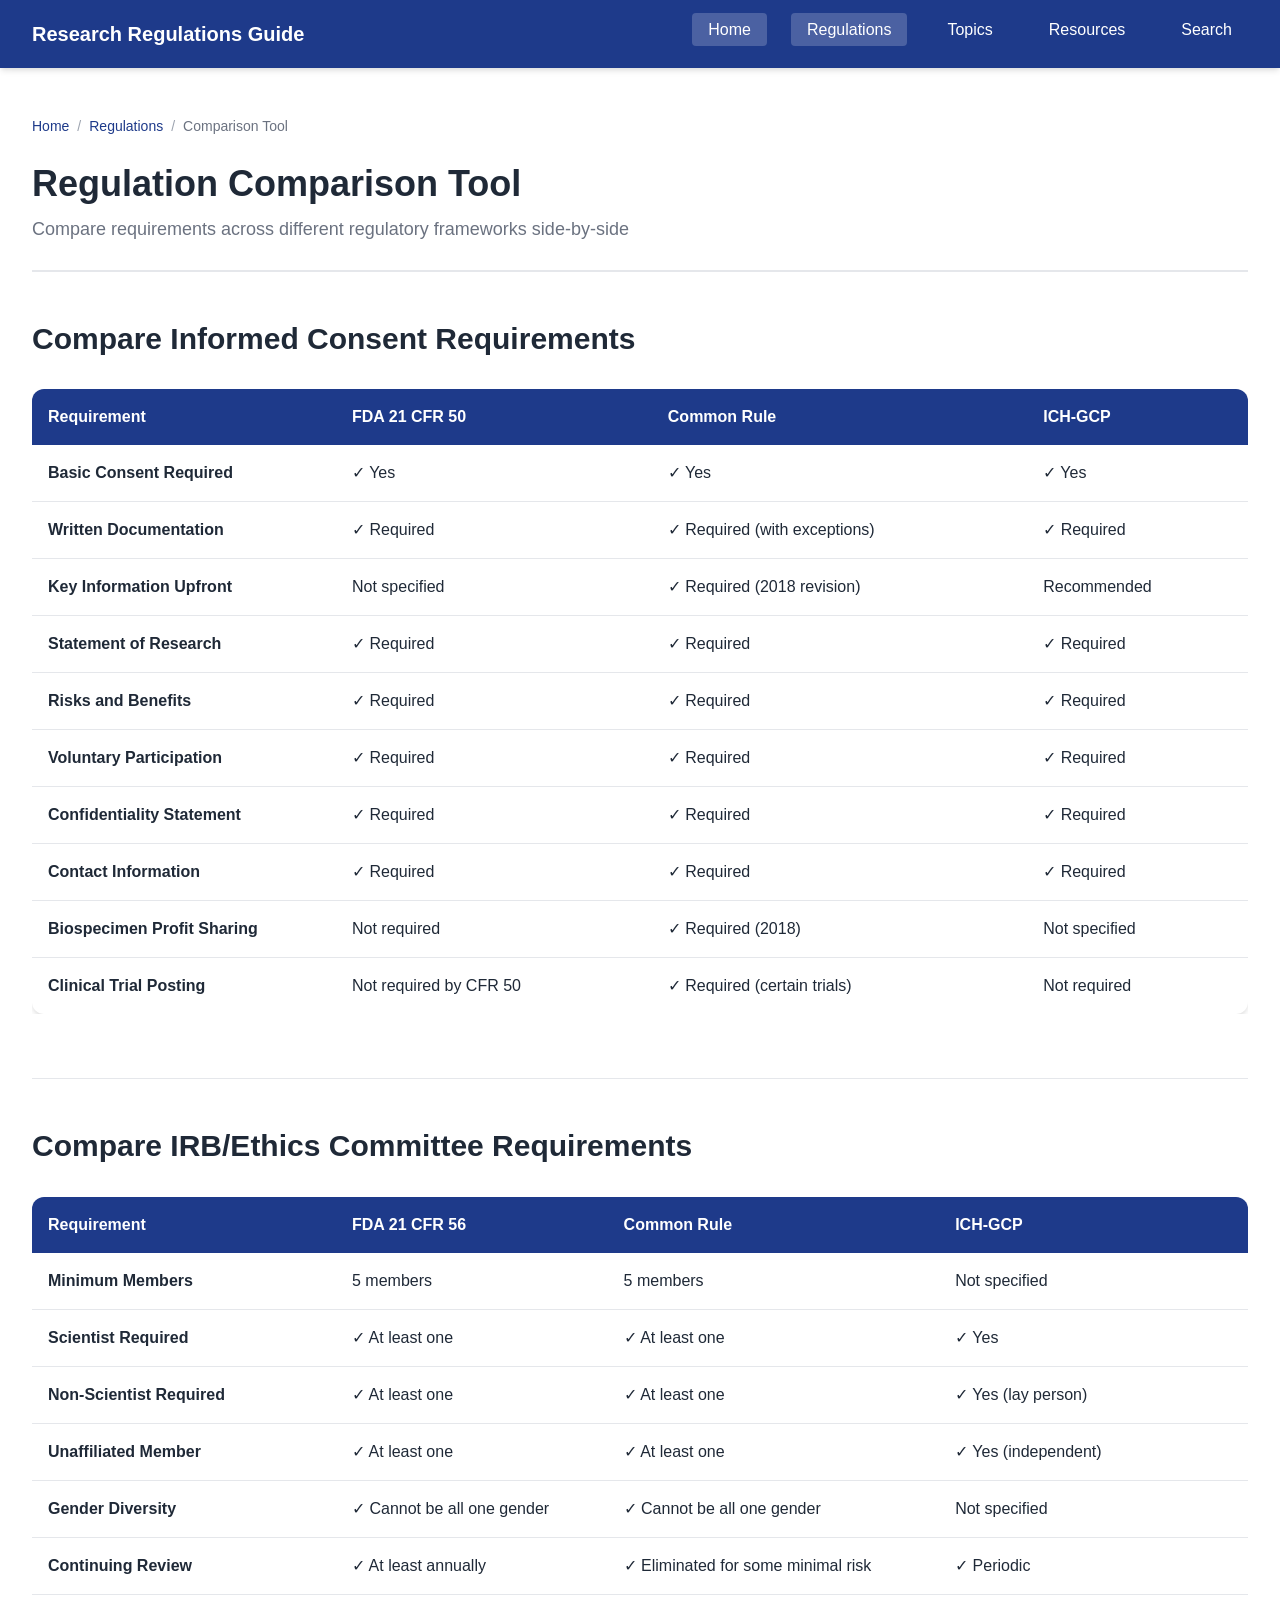
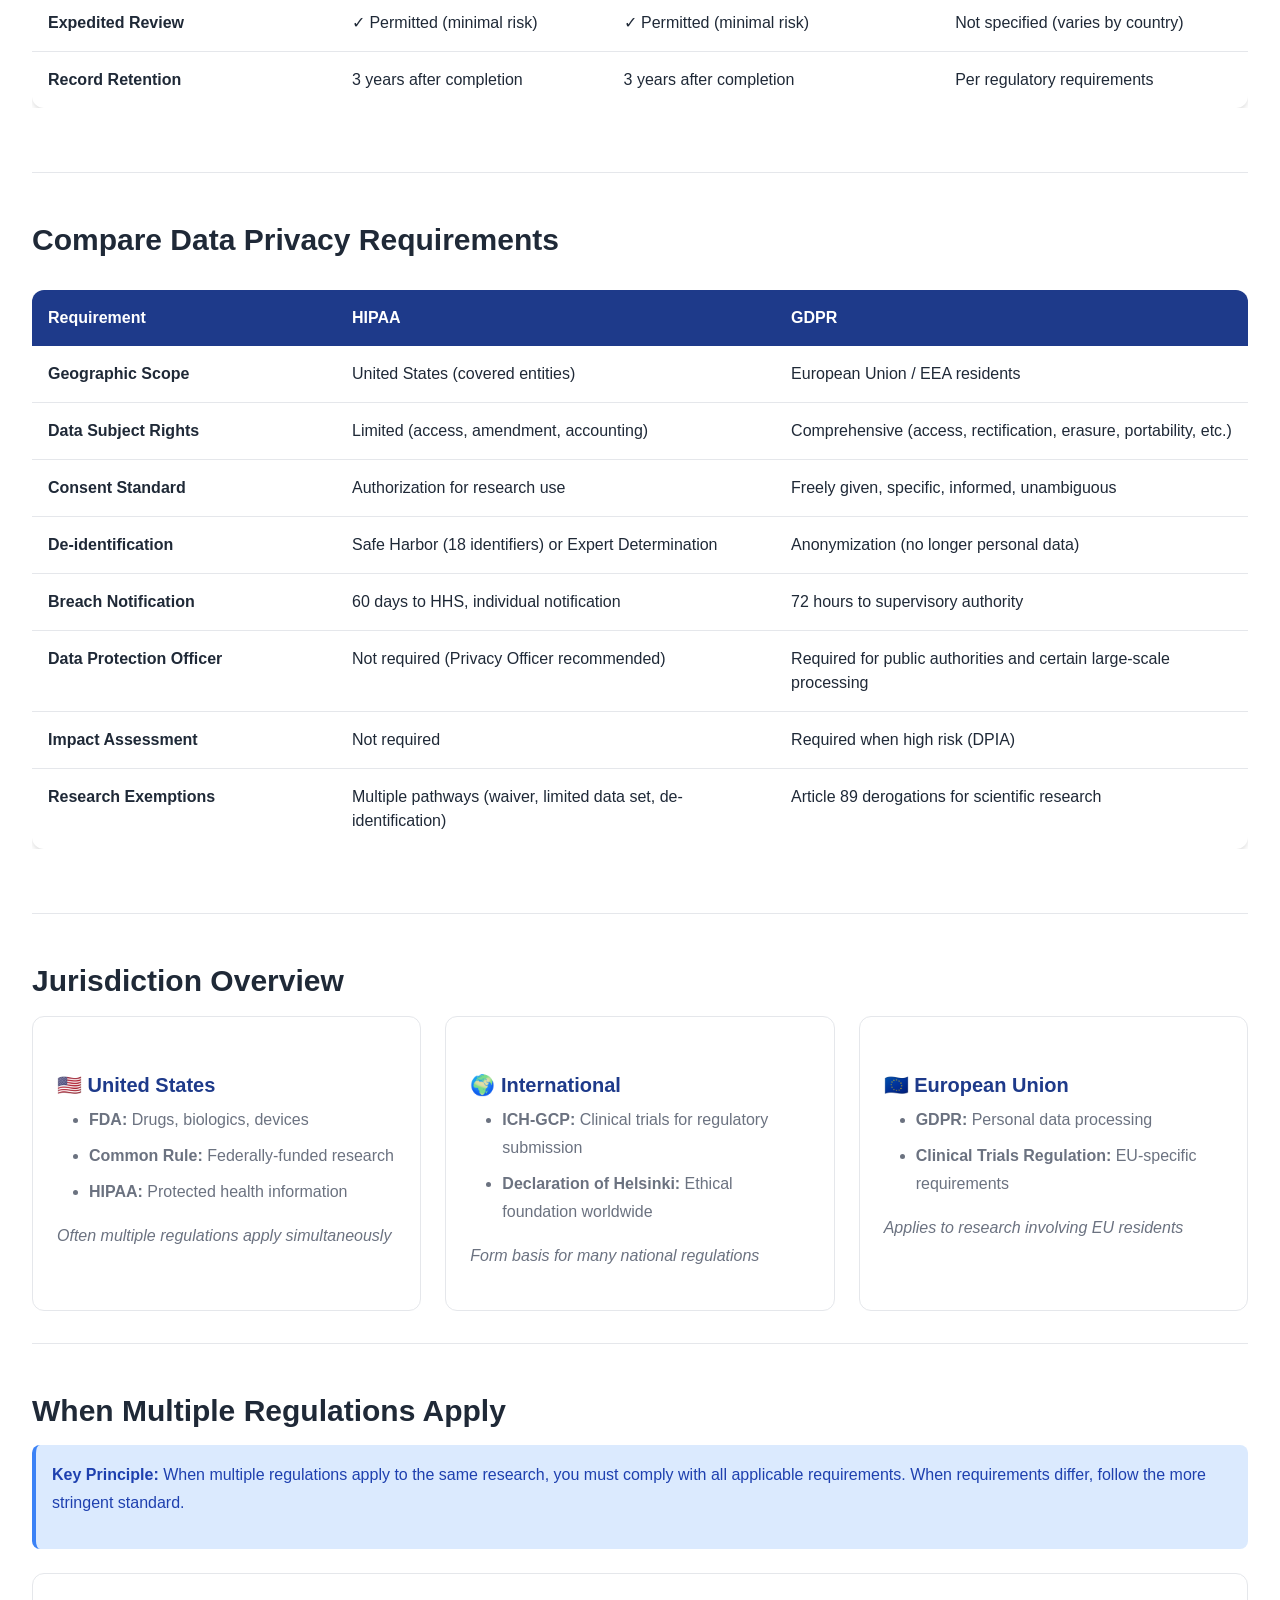
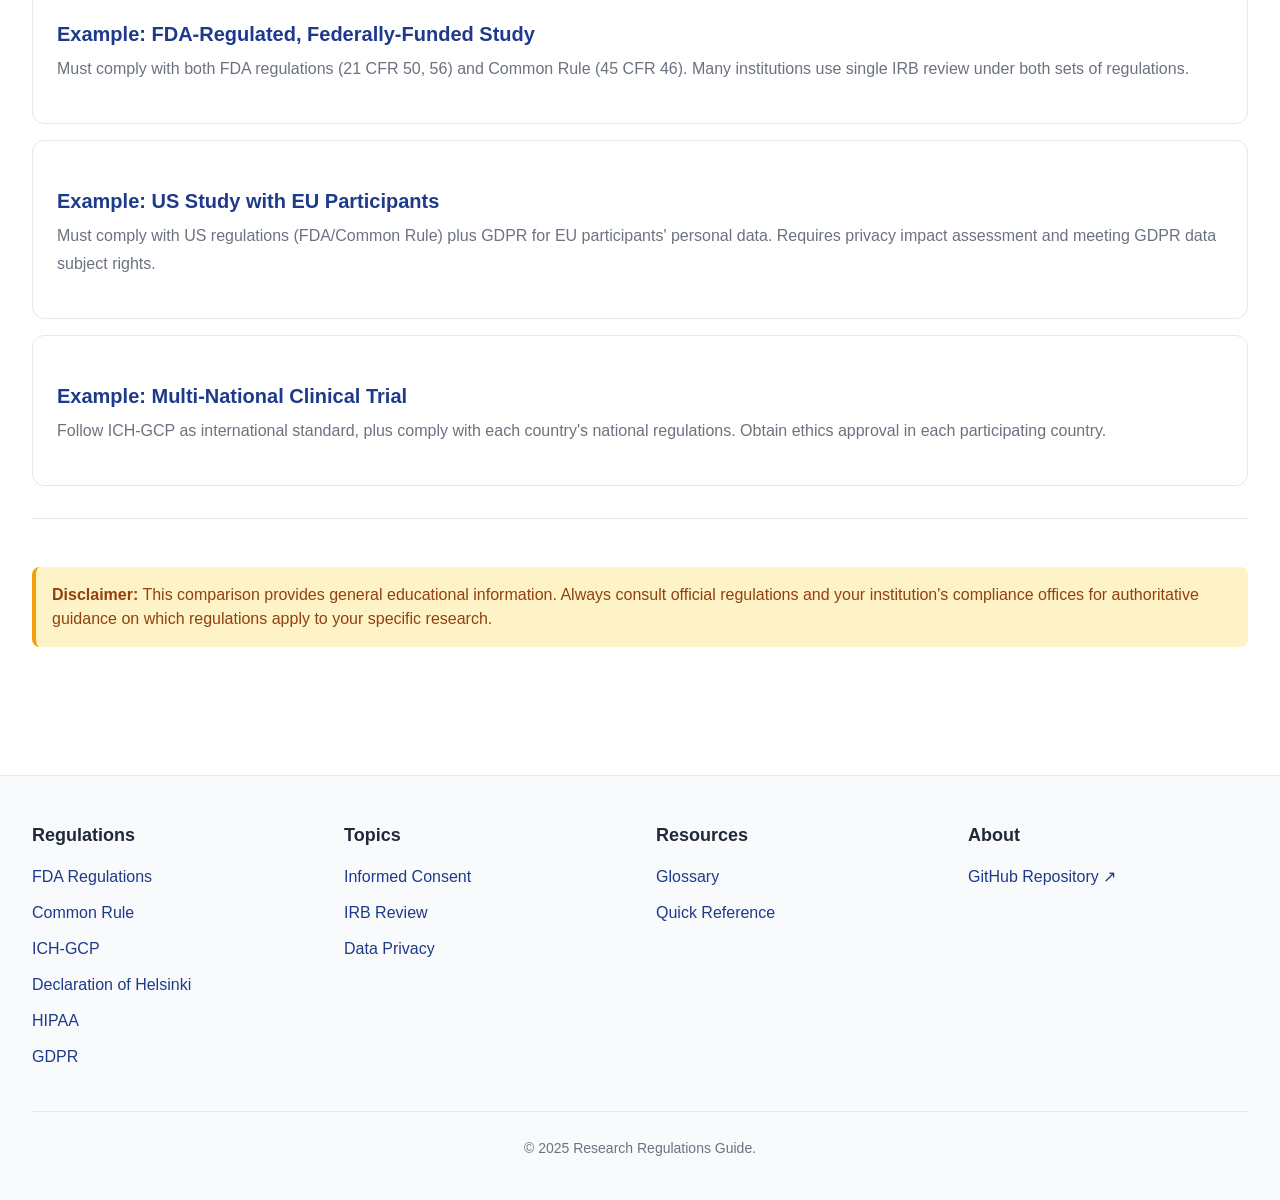
<file: docs/regulations/comparison.html>
<!DOCTYPE html>
<html lang="en">
<head>
  <meta charset="UTF-8">
  <meta name="viewport" content="width=device-width, initial-scale=1.0">
  <title>Compare Regulations | Research Regulations Guide</title>
  <link rel="stylesheet" href="../assets/css/main.css">
  <link rel="stylesheet" href="../assets/css/components.css">
  <link rel="stylesheet" href="../assets/css/responsive.css">
</head>
<body>
  <a href="#main-content" class="skip-link">Skip to main content</a>
  <header class="site-header">
    <div class="container">
      <div class="flex items-center justify-between header-flex">
        <h1 class="site-title"><a href="../index.html">Research Regulations Guide</a></h1>
        <button class="mobile-menu-toggle" aria-label="Toggle navigation menu" aria-expanded="false">☰</button>
        <nav class="main-nav" aria-label="Main navigation">
          <ul>
            <li><a href="../index.html">Home</a></li>
            <li><a href="index.html">Regulations</a></li>
            <li><a href="../topics/index.html">Topics</a></li>
            <li><a href="../resources/index.html">Resources</a></li>
            <li><a href="../search.html">Search</a></li>
          </ul>
        </nav>
      </div>
    </div>
  </header>
  <main id="main-content" class="main-content">
    <div class="container">
      <nav class="breadcrumbs" aria-label="Breadcrumb">
        <a href="../index.html">Home</a><span class="breadcrumbs-separator">/</span>
        <a href="index.html">Regulations</a><span class="breadcrumbs-separator">/</span>
        <span>Comparison Tool</span>
      </nav>
      <header class="page-header">
        <h1 class="page-title">Regulation Comparison Tool</h1>
        <p class="page-description">Compare requirements across different regulatory frameworks side-by-side</p>
      </header>

      <section class="regulation-section">
        <h2>Compare Informed Consent Requirements</h2>
        <div class="comparison-container">
          <table class="comparison-table">
            <thead>
              <tr>
                <th style="width: 25%;">Requirement</th>
                <th>FDA 21 CFR 50</th>
                <th>Common Rule</th>
                <th>ICH-GCP</th>
              </tr>
            </thead>
            <tbody>
              <tr>
                <td><strong>Basic Consent Required</strong></td>
                <td>✓ Yes</td>
                <td>✓ Yes</td>
                <td>✓ Yes</td>
              </tr>
              <tr>
                <td><strong>Written Documentation</strong></td>
                <td>✓ Required</td>
                <td>✓ Required (with exceptions)</td>
                <td>✓ Required</td>
              </tr>
              <tr>
                <td><strong>Key Information Upfront</strong></td>
                <td>Not specified</td>
                <td>✓ Required (2018 revision)</td>
                <td>Recommended</td>
              </tr>
              <tr>
                <td><strong>Statement of Research</strong></td>
                <td>✓ Required</td>
                <td>✓ Required</td>
                <td>✓ Required</td>
              </tr>
              <tr>
                <td><strong>Risks and Benefits</strong></td>
                <td>✓ Required</td>
                <td>✓ Required</td>
                <td>✓ Required</td>
              </tr>
              <tr>
                <td><strong>Voluntary Participation</strong></td>
                <td>✓ Required</td>
                <td>✓ Required</td>
                <td>✓ Required</td>
              </tr>
              <tr>
                <td><strong>Confidentiality Statement</strong></td>
                <td>✓ Required</td>
                <td>✓ Required</td>
                <td>✓ Required</td>
              </tr>
              <tr>
                <td><strong>Contact Information</strong></td>
                <td>✓ Required</td>
                <td>✓ Required</td>
                <td>✓ Required</td>
              </tr>
              <tr>
                <td><strong>Biospecimen Profit Sharing</strong></td>
                <td>Not required</td>
                <td>✓ Required (2018)</td>
                <td>Not specified</td>
              </tr>
              <tr>
                <td><strong>Clinical Trial Posting</strong></td>
                <td>Not required by CFR 50</td>
                <td>✓ Required (certain trials)</td>
                <td>Not required</td>
              </tr>
            </tbody>
          </table>
        </div>
      </section>

      <section class="regulation-section">
        <h2>Compare IRB/Ethics Committee Requirements</h2>
        <div class="comparison-container">
          <table class="comparison-table">
            <thead>
              <tr>
                <th style="width: 25%;">Requirement</th>
                <th>FDA 21 CFR 56</th>
                <th>Common Rule</th>
                <th>ICH-GCP</th>
              </tr>
            </thead>
            <tbody>
              <tr>
                <td><strong>Minimum Members</strong></td>
                <td>5 members</td>
                <td>5 members</td>
                <td>Not specified</td>
              </tr>
              <tr>
                <td><strong>Scientist Required</strong></td>
                <td>✓ At least one</td>
                <td>✓ At least one</td>
                <td>✓ Yes</td>
              </tr>
              <tr>
                <td><strong>Non-Scientist Required</strong></td>
                <td>✓ At least one</td>
                <td>✓ At least one</td>
                <td>✓ Yes (lay person)</td>
              </tr>
              <tr>
                <td><strong>Unaffiliated Member</strong></td>
                <td>✓ At least one</td>
                <td>✓ At least one</td>
                <td>✓ Yes (independent)</td>
              </tr>
              <tr>
                <td><strong>Gender Diversity</strong></td>
                <td>✓ Cannot be all one gender</td>
                <td>✓ Cannot be all one gender</td>
                <td>Not specified</td>
              </tr>
              <tr>
                <td><strong>Continuing Review</strong></td>
                <td>✓ At least annually</td>
                <td>✓ Eliminated for some minimal risk</td>
                <td>✓ Periodic</td>
              </tr>
              <tr>
                <td><strong>Expedited Review</strong></td>
                <td>✓ Permitted (minimal risk)</td>
                <td>✓ Permitted (minimal risk)</td>
                <td>Not specified (varies by country)</td>
              </tr>
              <tr>
                <td><strong>Record Retention</strong></td>
                <td>3 years after completion</td>
                <td>3 years after completion</td>
                <td>Per regulatory requirements</td>
              </tr>
            </tbody>
          </table>
        </div>
      </section>

      <section class="regulation-section">
        <h2>Compare Data Privacy Requirements</h2>
        <div class="comparison-container">
          <table class="comparison-table">
            <thead>
              <tr>
                <th style="width: 25%;">Requirement</th>
                <th>HIPAA</th>
                <th>GDPR</th>
              </tr>
            </thead>
            <tbody>
              <tr>
                <td><strong>Geographic Scope</strong></td>
                <td>United States (covered entities)</td>
                <td>European Union / EEA residents</td>
              </tr>
              <tr>
                <td><strong>Data Subject Rights</strong></td>
                <td>Limited (access, amendment, accounting)</td>
                <td>Comprehensive (access, rectification, erasure, portability, etc.)</td>
              </tr>
              <tr>
                <td><strong>Consent Standard</strong></td>
                <td>Authorization for research use</td>
                <td>Freely given, specific, informed, unambiguous</td>
              </tr>
              <tr>
                <td><strong>De-identification</strong></td>
                <td>Safe Harbor (18 identifiers) or Expert Determination</td>
                <td>Anonymization (no longer personal data)</td>
              </tr>
              <tr>
                <td><strong>Breach Notification</strong></td>
                <td>60 days to HHS, individual notification</td>
                <td>72 hours to supervisory authority</td>
              </tr>
              <tr>
                <td><strong>Data Protection Officer</strong></td>
                <td>Not required (Privacy Officer recommended)</td>
                <td>Required for public authorities and certain large-scale processing</td>
              </tr>
              <tr>
                <td><strong>Impact Assessment</strong></td>
                <td>Not required</td>
                <td>Required when high risk (DPIA)</td>
              </tr>
              <tr>
                <td><strong>Research Exemptions</strong></td>
                <td>Multiple pathways (waiver, limited data set, de-identification)</td>
                <td>Article 89 derogations for scientific research</td>
              </tr>
            </tbody>
          </table>
        </div>
      </section>

      <section class="regulation-section">
        <h2>Jurisdiction Overview</h2>
        <div class="grid grid-cols-1 grid-cols-md-3 gap-lg">
          <div class="card">
            <h3 class="card-title">🇺🇸 United States</h3>
            <ul class="card-content">
              <li><strong>FDA:</strong> Drugs, biologics, devices</li>
              <li><strong>Common Rule:</strong> Federally-funded research</li>
              <li><strong>HIPAA:</strong> Protected health information</li>
            </ul>
            <p class="card-content mt-md"><em>Often multiple regulations apply simultaneously</em></p>
          </div>
          <div class="card">
            <h3 class="card-title">🌍 International</h3>
            <ul class="card-content">
              <li><strong>ICH-GCP:</strong> Clinical trials for regulatory submission</li>
              <li><strong>Declaration of Helsinki:</strong> Ethical foundation worldwide</li>
            </ul>
            <p class="card-content mt-md"><em>Form basis for many national regulations</em></p>
          </div>
          <div class="card">
            <h3 class="card-title">🇪🇺 European Union</h3>
            <ul class="card-content">
              <li><strong>GDPR:</strong> Personal data processing</li>
              <li><strong>Clinical Trials Regulation:</strong> EU-specific requirements</li>
            </ul>
            <p class="card-content mt-md"><em>Applies to research involving EU residents</em></p>
          </div>
        </div>
      </section>

      <section class="regulation-section">
        <h2>When Multiple Regulations Apply</h2>
        <div class="alert alert-info">
          <p><strong>Key Principle:</strong> When multiple regulations apply to the same research, you must comply with all applicable requirements. When requirements differ, follow the more stringent standard.</p>
        </div>
        <div class="grid grid-cols-1 gap-md mt-lg">
          <div class="card">
            <h4 class="card-title">Example: FDA-Regulated, Federally-Funded Study</h4>
            <p class="card-content">Must comply with both FDA regulations (21 CFR 50, 56) and Common Rule (45 CFR 46). Many institutions use single IRB review under both sets of regulations.</p>
          </div>
          <div class="card">
            <h4 class="card-title">Example: US Study with EU Participants</h4>
            <p class="card-content">Must comply with US regulations (FDA/Common Rule) plus GDPR for EU participants' personal data. Requires privacy impact assessment and meeting GDPR data subject rights.</p>
          </div>
          <div class="card">
            <h4 class="card-title">Example: Multi-National Clinical Trial</h4>
            <p class="card-content">Follow ICH-GCP as international standard, plus comply with each country's national regulations. Obtain ethics approval in each participating country.</p>
          </div>
        </div>
      </section>

      <div class="alert alert-warning mt-2xl">
        <strong>Disclaimer:</strong> This comparison provides general educational information. Always consult official regulations and your institution's compliance offices for authoritative guidance on which regulations apply to your specific research.
      </div>

    </div>
  </main>
  <footer class="site-footer">
    <div class="container">
      <div class="footer-content">
        <div class="footer-section"><h3>Regulations</h3><ul><li><a href="fda.html">FDA Regulations</a></li><li><a href="common-rule.html">Common Rule</a></li><li><a href="ich-gcp.html">ICH-GCP</a></li><li><a href="helsinki.html">Declaration of Helsinki</a></li><li><a href="hipaa.html">HIPAA</a></li><li><a href="gdpr.html">GDPR</a></li></ul></div>
        <div class="footer-section"><h3>Topics</h3><ul><li><a href="../topics/informed-consent.html">Informed Consent</a></li><li><a href="../topics/irb-review.html">IRB Review</a></li><li><a href="../topics/data-privacy.html">Data Privacy</a></li></ul></div>
        <div class="footer-section"><h3>Resources</h3><ul><li><a href="../resources/glossary.html">Glossary</a></li><li><a href="../resources/quick-reference.html">Quick Reference</a></li></ul></div>
        <div class="footer-section"><h3>About</h3><ul><li><a href="https://github.com/technical-communicator/Research-Regulation-Training-Guide">GitHub Repository</a></li></ul></div>
      </div>
      <div class="footer-bottom"><p>&copy; 2025 Research Regulations Guide.</p></div>
    </div>
  </footer>
  <script src="../assets/js/main.js"></script>
</body>
</html>
</file>
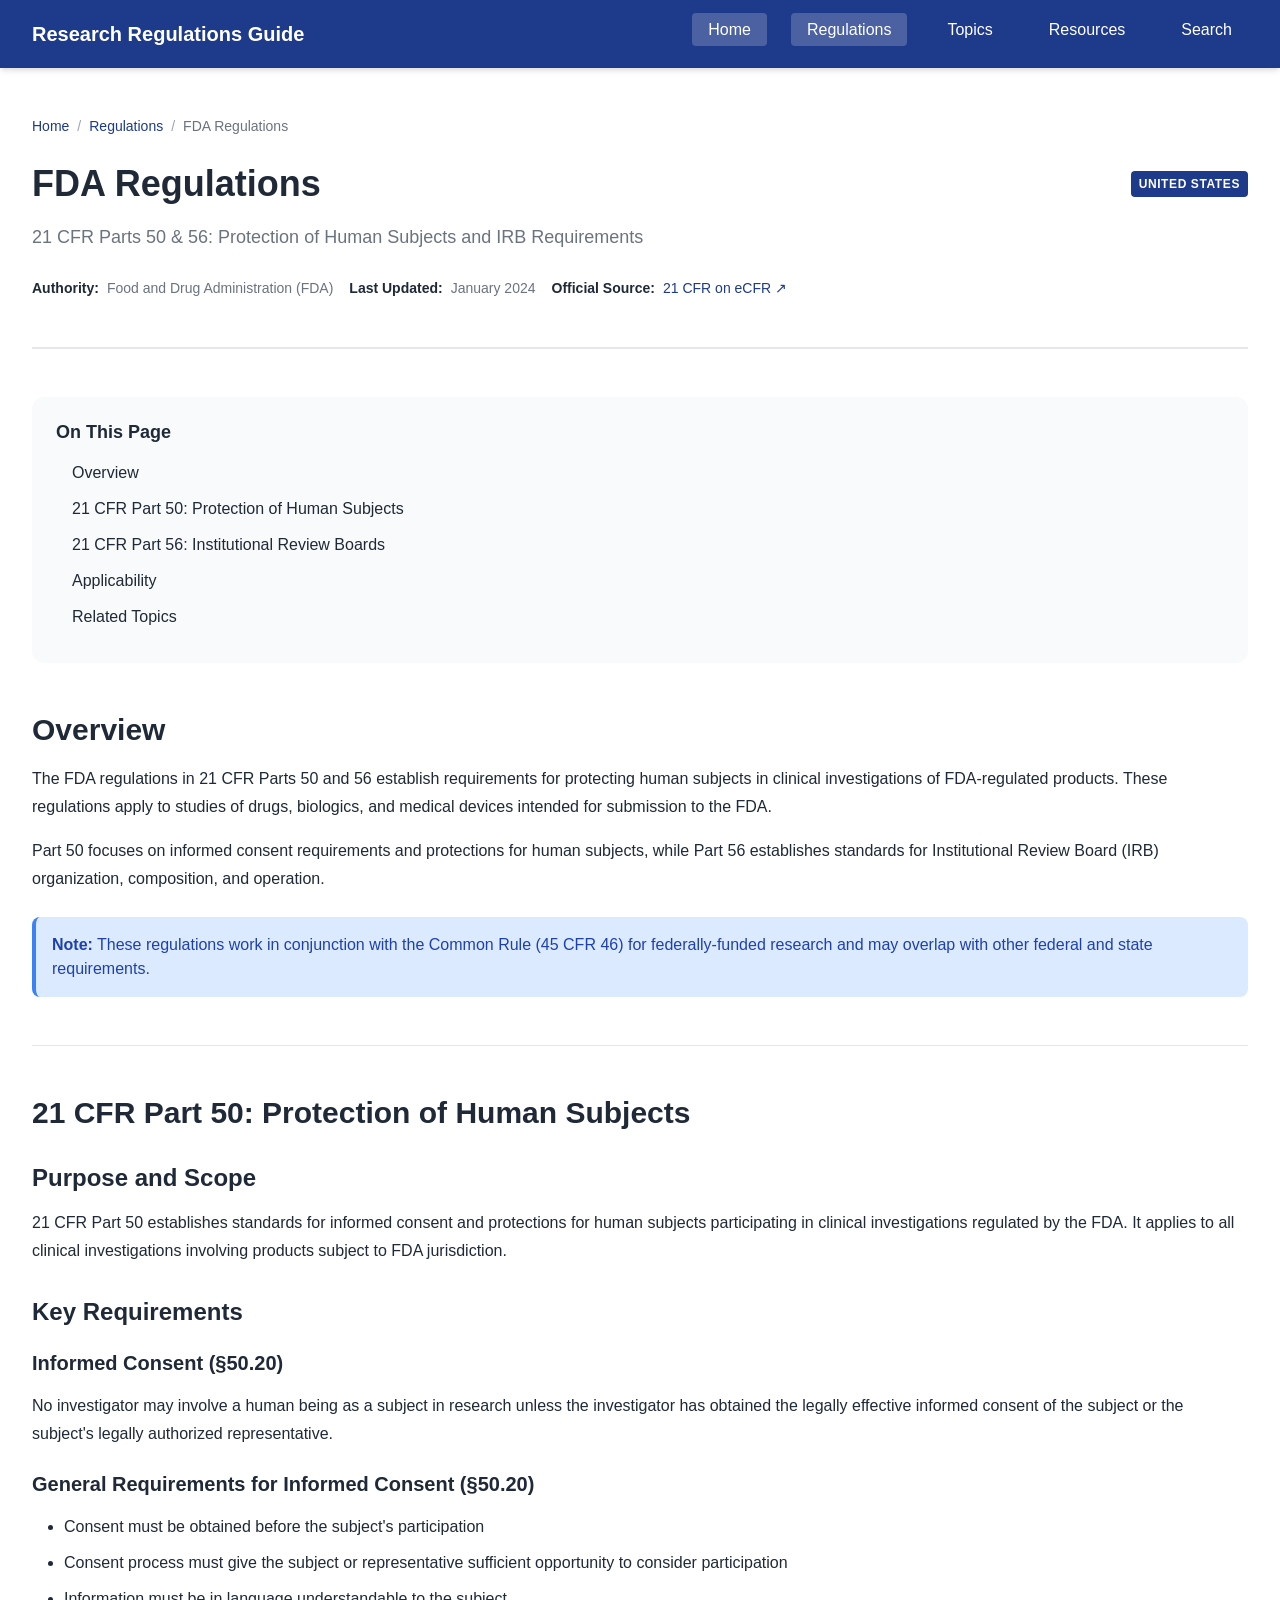
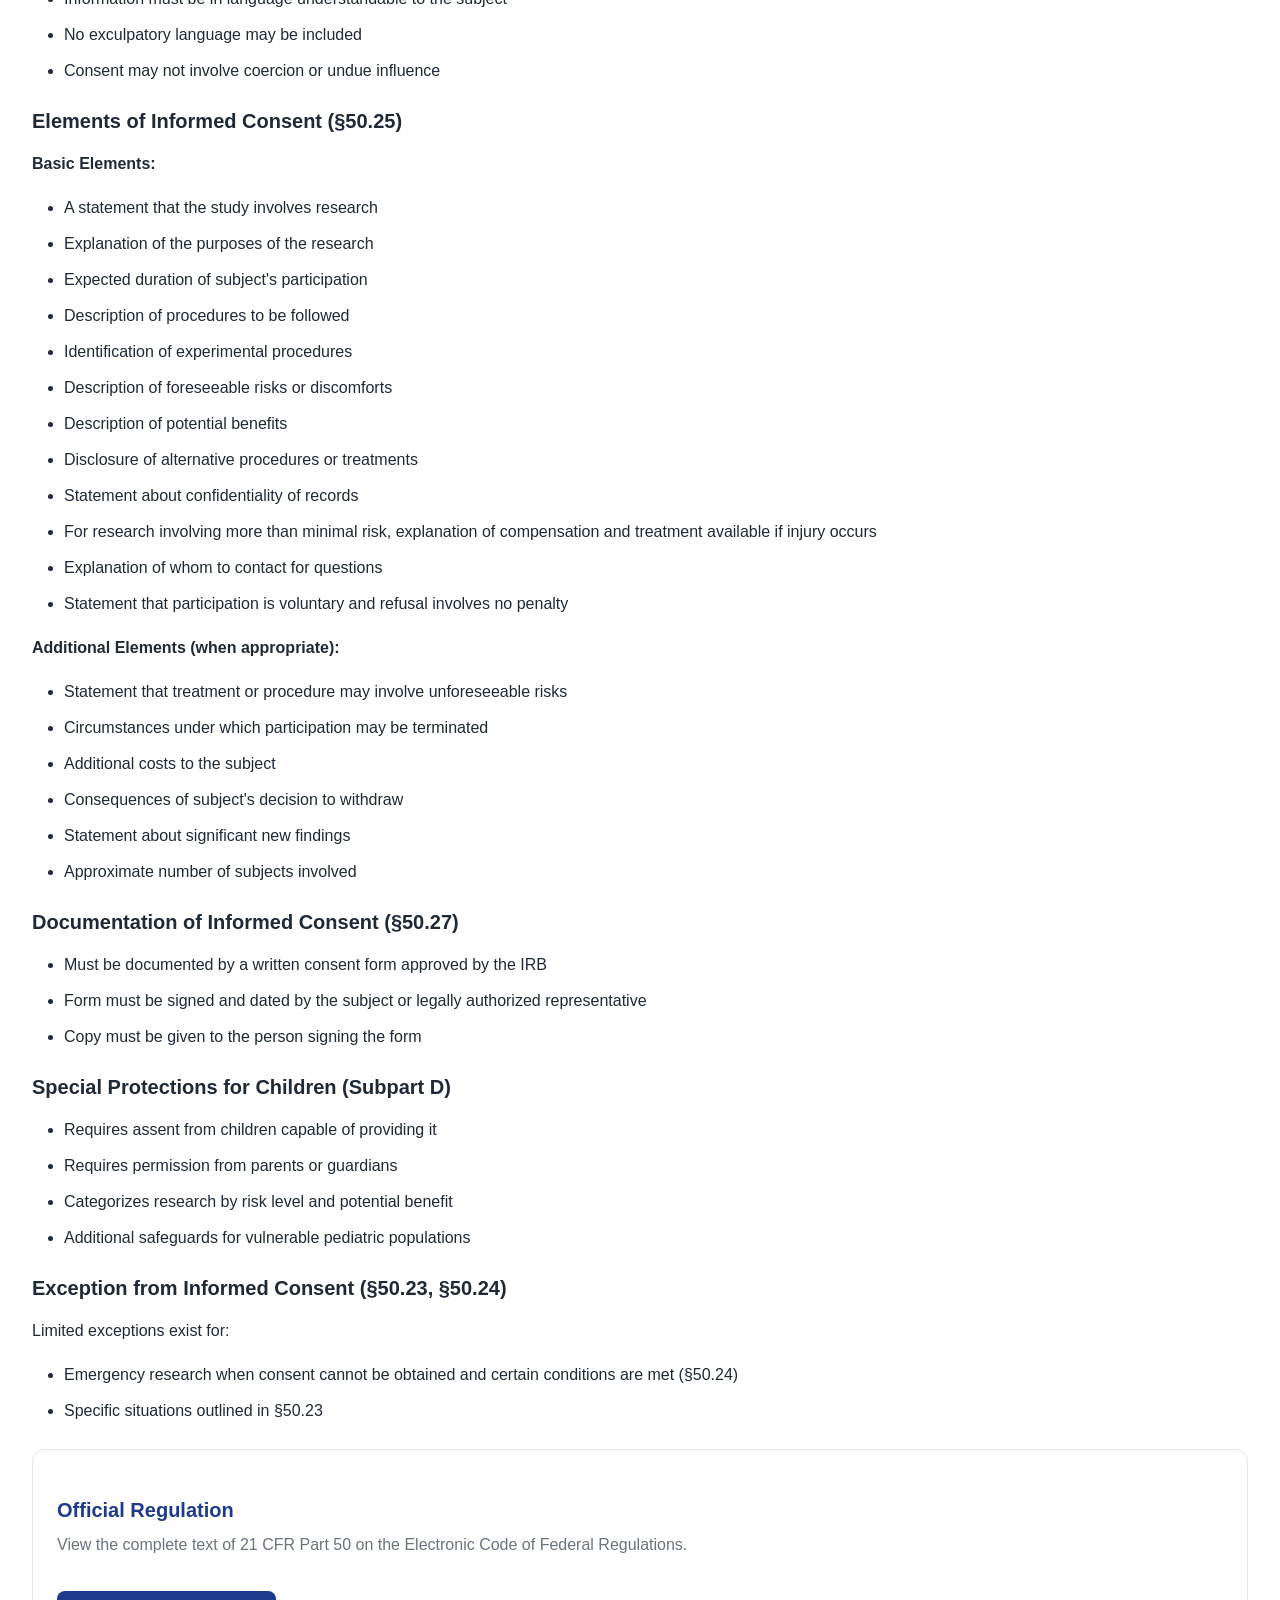
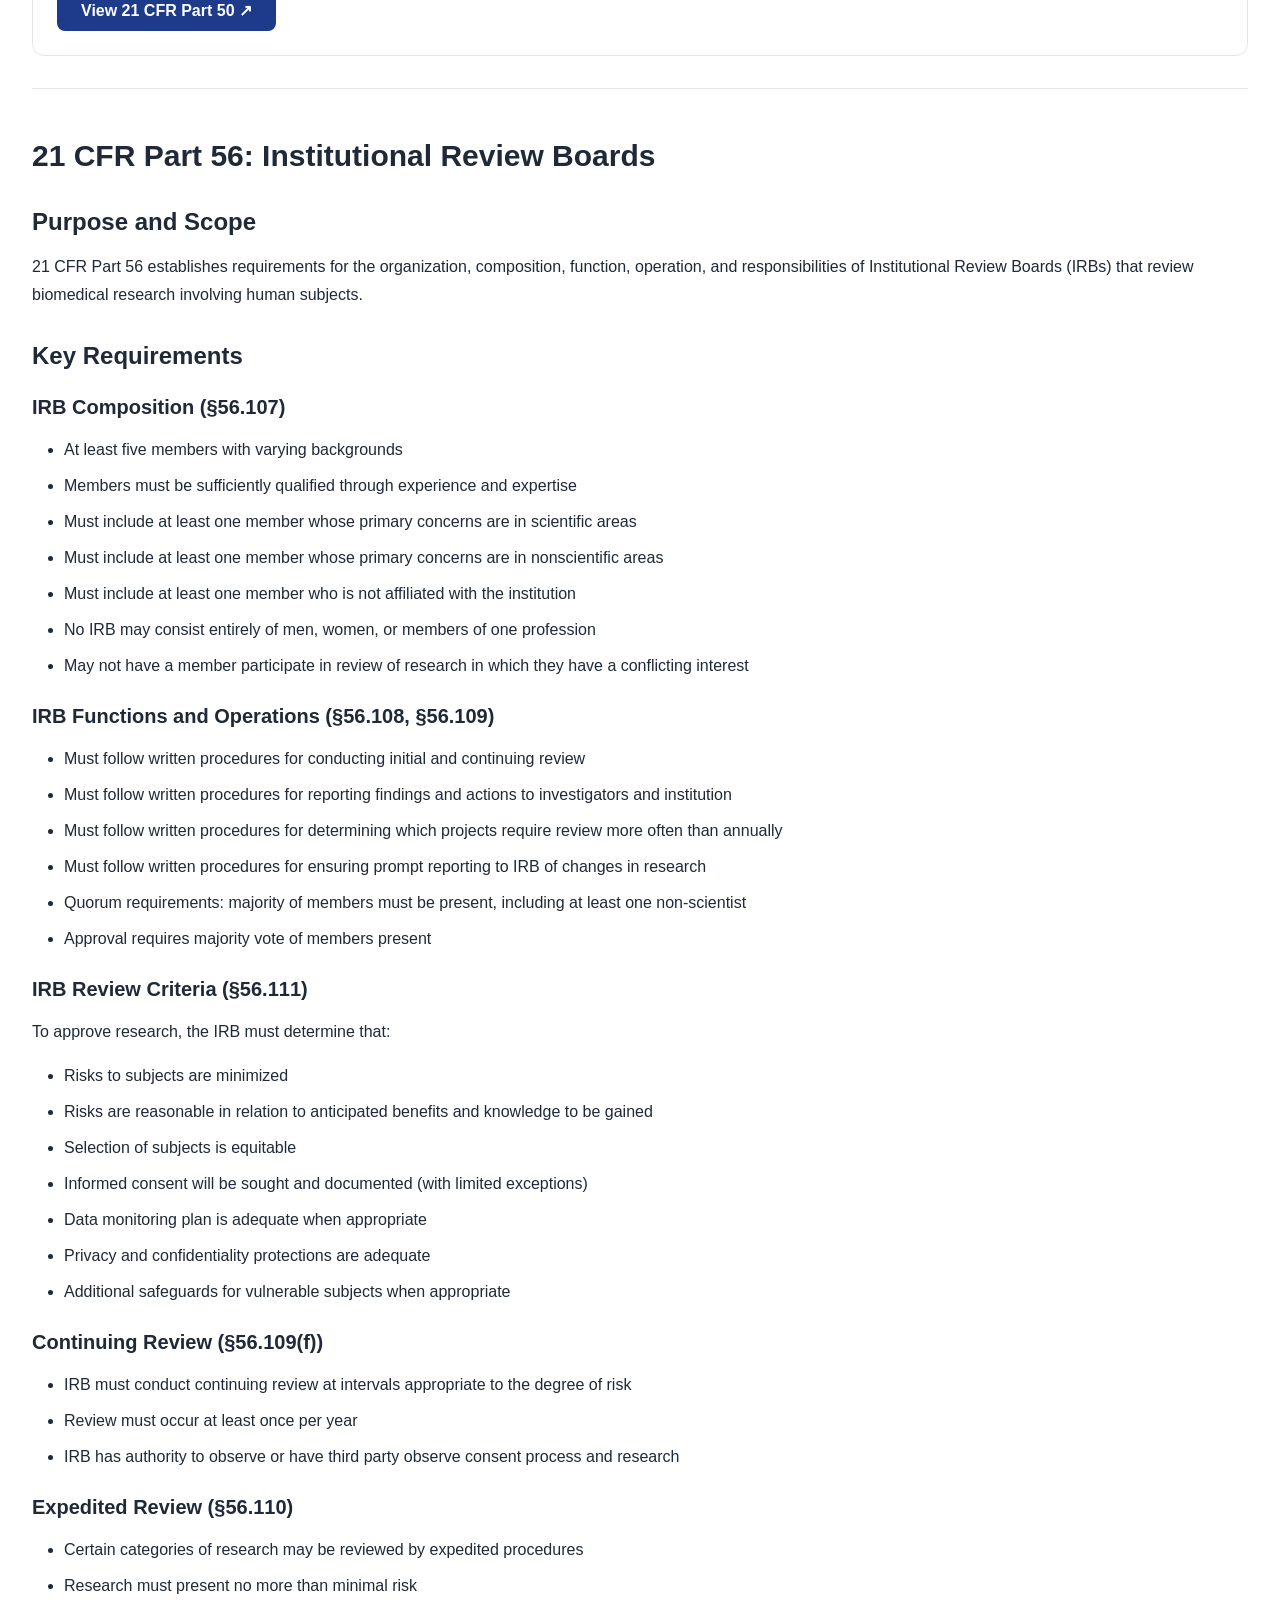
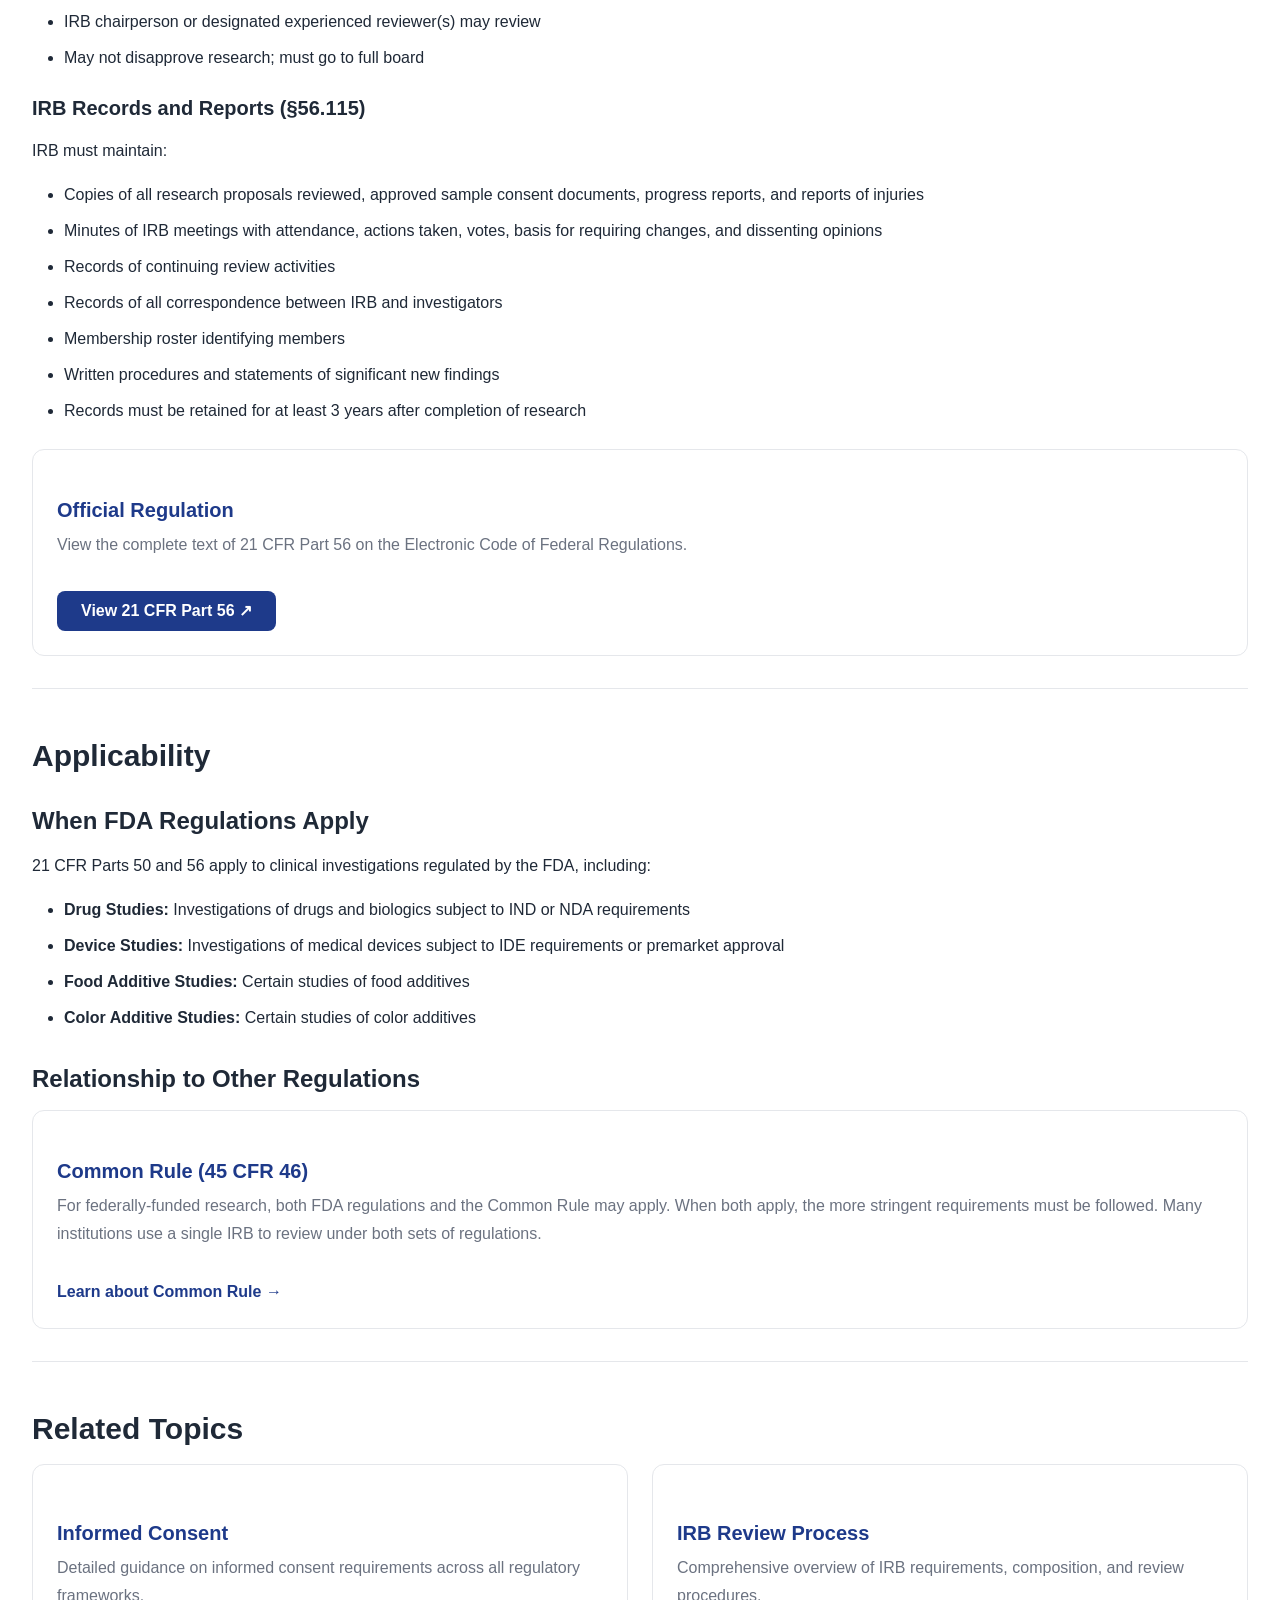
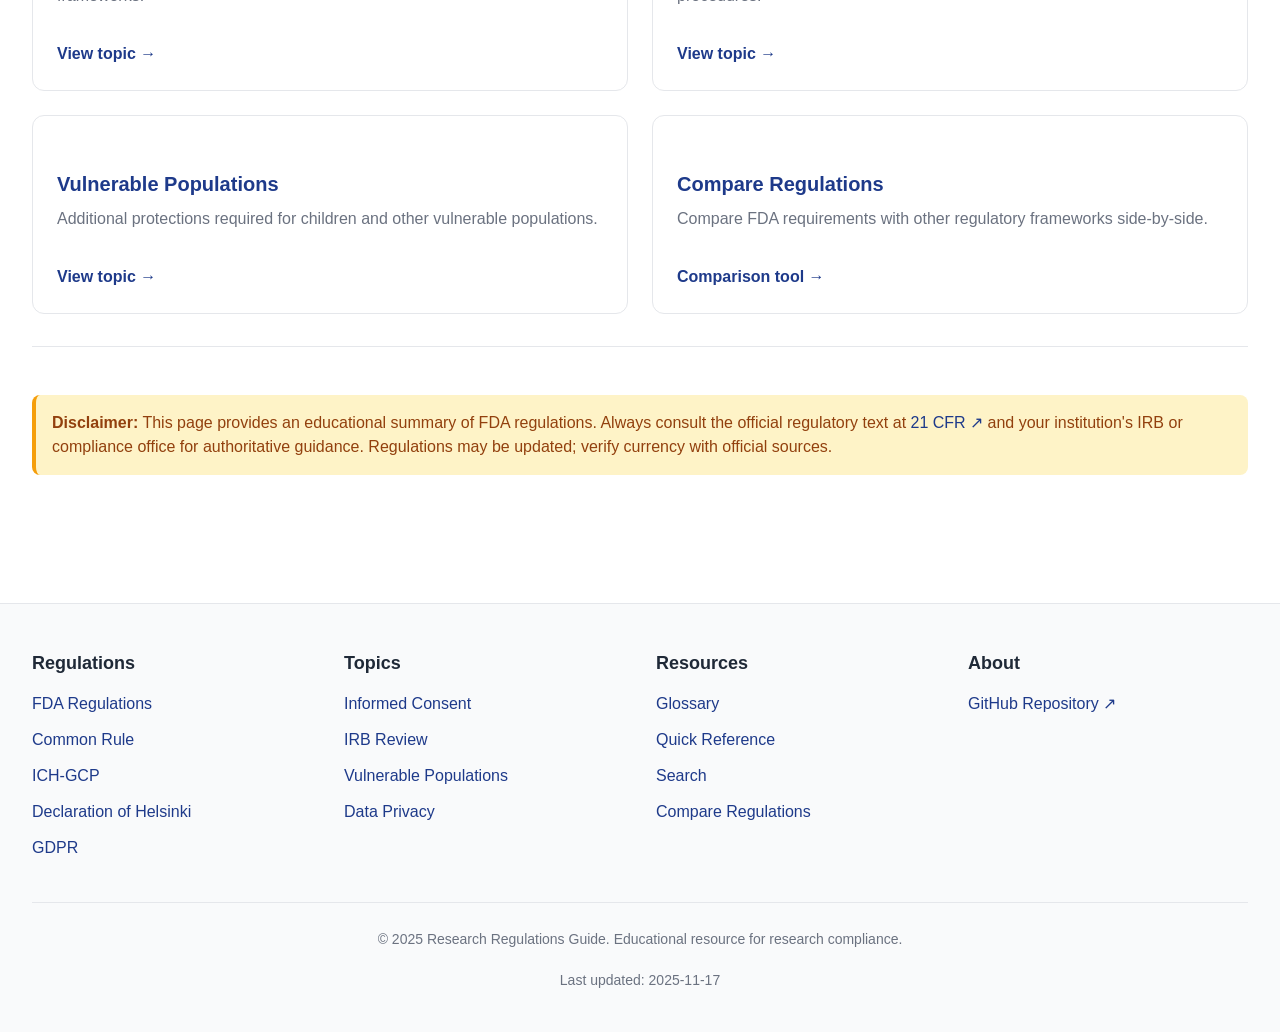
<file: docs/regulations/fda.html>
<!DOCTYPE html>
<html lang="en">
<head>
  <meta charset="UTF-8">
  <meta name="viewport" content="width=device-width, initial-scale=1.0">
  <meta name="description" content="FDA regulations 21 CFR Part 50 (Protection of Human Subjects) and 21 CFR Part 56 (Institutional Review Boards) for clinical investigations.">
  <title>FDA Regulations (21 CFR 50 & 56) | Research Regulations Guide</title>

  <link rel="stylesheet" href="../assets/css/main.css">
  <link rel="stylesheet" href="../assets/css/components.css">
  <link rel="stylesheet" href="../assets/css/responsive.css">
</head>
<body>
  <a href="#main-content" class="skip-link">Skip to main content</a>

  <header class="site-header">
    <div class="container">
      <div class="flex items-center justify-between header-flex">
        <h1 class="site-title">
          <a href="../index.html">Research Regulations Guide</a>
        </h1>

        <button class="mobile-menu-toggle" aria-label="Toggle navigation menu" aria-expanded="false">
          ☰
        </button>

        <nav class="main-nav" aria-label="Main navigation">
          <ul>
            <li><a href="../index.html">Home</a></li>
            <li><a href="index.html">Regulations</a></li>
            <li><a href="../topics/index.html">Topics</a></li>
            <li><a href="../resources/index.html">Resources</a></li>
            <li><a href="../search.html">Search</a></li>
          </ul>
        </nav>
      </div>
    </div>
  </header>

  <main id="main-content" class="main-content">
    <div class="container">

      <!-- Breadcrumbs -->
      <nav class="breadcrumbs" aria-label="Breadcrumb">
        <a href="../index.html">Home</a>
        <span class="breadcrumbs-separator">/</span>
        <a href="index.html">Regulations</a>
        <span class="breadcrumbs-separator">/</span>
        <span>FDA Regulations</span>
      </nav>

      <!-- Page Header -->
      <header class="page-header">
        <div class="flex justify-between items-center mb-md">
          <h1 class="page-title mb-0">FDA Regulations</h1>
          <span class="badge badge-primary">United States</span>
        </div>
        <p class="page-description">
          21 CFR Parts 50 & 56: Protection of Human Subjects and IRB Requirements
        </p>
        <div class="regulation-meta mt-lg">
          <div class="meta-item">
            <span class="meta-label">Authority:</span>
            <span>Food and Drug Administration (FDA)</span>
          </div>
          <div class="meta-item">
            <span class="meta-label">Last Updated:</span>
            <span>January 2024</span>
          </div>
          <div class="meta-item">
            <span class="meta-label">Official Source:</span>
            <a href="https://www.ecfr.gov/current/title-21" target="_blank" rel="noopener noreferrer">21 CFR on eCFR</a>
          </div>
        </div>
      </header>

      <!-- Table of Contents -->
      <div class="toc">
        <h2 class="toc-title">On This Page</h2>
        <ul>
          <li><a href="#overview">Overview</a></li>
          <li><a href="#part-50">21 CFR Part 50: Protection of Human Subjects</a></li>
          <li><a href="#part-56">21 CFR Part 56: Institutional Review Boards</a></li>
          <li><a href="#applicability">Applicability</a></li>
          <li><a href="#related-topics">Related Topics</a></li>
        </ul>
      </div>

      <!-- Overview -->
      <section id="overview" class="regulation-section">
        <h2>Overview</h2>
        <p>
          The FDA regulations in 21 CFR Parts 50 and 56 establish requirements for protecting human subjects in clinical investigations of FDA-regulated products. These regulations apply to studies of drugs, biologics, and medical devices intended for submission to the FDA.
        </p>
        <p>
          Part 50 focuses on informed consent requirements and protections for human subjects, while Part 56 establishes standards for Institutional Review Board (IRB) organization, composition, and operation.
        </p>

        <div class="alert alert-info mt-lg">
          <strong>Note:</strong> These regulations work in conjunction with the Common Rule (45 CFR 46) for federally-funded research and may overlap with other federal and state requirements.
        </div>
      </section>

      <!-- Part 50 -->
      <section id="part-50" class="regulation-section">
        <h2>21 CFR Part 50: Protection of Human Subjects</h2>

        <h3>Purpose and Scope</h3>
        <p>
          21 CFR Part 50 establishes standards for informed consent and protections for human subjects participating in clinical investigations regulated by the FDA. It applies to all clinical investigations involving products subject to FDA jurisdiction.
        </p>

        <h3>Key Requirements</h3>

        <h4>Informed Consent (§50.20)</h4>
        <p>No investigator may involve a human being as a subject in research unless the investigator has obtained the legally effective informed consent of the subject or the subject's legally authorized representative.</p>

        <h4>General Requirements for Informed Consent (§50.20)</h4>
        <ul>
          <li>Consent must be obtained before the subject's participation</li>
          <li>Consent process must give the subject or representative sufficient opportunity to consider participation</li>
          <li>Information must be in language understandable to the subject</li>
          <li>No exculpatory language may be included</li>
          <li>Consent may not involve coercion or undue influence</li>
        </ul>

        <h4>Elements of Informed Consent (§50.25)</h4>
        <p><strong>Basic Elements:</strong></p>
        <ul>
          <li>A statement that the study involves research</li>
          <li>Explanation of the purposes of the research</li>
          <li>Expected duration of subject's participation</li>
          <li>Description of procedures to be followed</li>
          <li>Identification of experimental procedures</li>
          <li>Description of foreseeable risks or discomforts</li>
          <li>Description of potential benefits</li>
          <li>Disclosure of alternative procedures or treatments</li>
          <li>Statement about confidentiality of records</li>
          <li>For research involving more than minimal risk, explanation of compensation and treatment available if injury occurs</li>
          <li>Explanation of whom to contact for questions</li>
          <li>Statement that participation is voluntary and refusal involves no penalty</li>
        </ul>

        <p class="mt-md"><strong>Additional Elements (when appropriate):</strong></p>
        <ul>
          <li>Statement that treatment or procedure may involve unforeseeable risks</li>
          <li>Circumstances under which participation may be terminated</li>
          <li>Additional costs to the subject</li>
          <li>Consequences of subject's decision to withdraw</li>
          <li>Statement about significant new findings</li>
          <li>Approximate number of subjects involved</li>
        </ul>

        <h4>Documentation of Informed Consent (§50.27)</h4>
        <ul>
          <li>Must be documented by a written consent form approved by the IRB</li>
          <li>Form must be signed and dated by the subject or legally authorized representative</li>
          <li>Copy must be given to the person signing the form</li>
        </ul>

        <h4>Special Protections for Children (Subpart D)</h4>
        <ul>
          <li>Requires assent from children capable of providing it</li>
          <li>Requires permission from parents or guardians</li>
          <li>Categorizes research by risk level and potential benefit</li>
          <li>Additional safeguards for vulnerable pediatric populations</li>
        </ul>

        <h4>Exception from Informed Consent (§50.23, §50.24)</h4>
        <p>Limited exceptions exist for:</p>
        <ul>
          <li>Emergency research when consent cannot be obtained and certain conditions are met (§50.24)</li>
          <li>Specific situations outlined in §50.23</li>
        </ul>

        <div class="card mt-lg">
          <h4 class="card-title">Official Regulation</h4>
          <p class="card-content">
            View the complete text of 21 CFR Part 50 on the Electronic Code of Federal Regulations.
          </p>
          <a href="https://www.ecfr.gov/current/title-21/part-50" target="_blank" rel="noopener noreferrer" class="btn btn-primary mt-md">View 21 CFR Part 50</a>
        </div>
      </section>

      <!-- Part 56 -->
      <section id="part-56" class="regulation-section">
        <h2>21 CFR Part 56: Institutional Review Boards</h2>

        <h3>Purpose and Scope</h3>
        <p>
          21 CFR Part 56 establishes requirements for the organization, composition, function, operation, and responsibilities of Institutional Review Boards (IRBs) that review biomedical research involving human subjects.
        </p>

        <h3>Key Requirements</h3>

        <h4>IRB Composition (§56.107)</h4>
        <ul>
          <li>At least five members with varying backgrounds</li>
          <li>Members must be sufficiently qualified through experience and expertise</li>
          <li>Must include at least one member whose primary concerns are in scientific areas</li>
          <li>Must include at least one member whose primary concerns are in nonscientific areas</li>
          <li>Must include at least one member who is not affiliated with the institution</li>
          <li>No IRB may consist entirely of men, women, or members of one profession</li>
          <li>May not have a member participate in review of research in which they have a conflicting interest</li>
        </ul>

        <h4>IRB Functions and Operations (§56.108, §56.109)</h4>
        <ul>
          <li>Must follow written procedures for conducting initial and continuing review</li>
          <li>Must follow written procedures for reporting findings and actions to investigators and institution</li>
          <li>Must follow written procedures for determining which projects require review more often than annually</li>
          <li>Must follow written procedures for ensuring prompt reporting to IRB of changes in research</li>
          <li>Quorum requirements: majority of members must be present, including at least one non-scientist</li>
          <li>Approval requires majority vote of members present</li>
        </ul>

        <h4>IRB Review Criteria (§56.111)</h4>
        <p>To approve research, the IRB must determine that:</p>
        <ul>
          <li>Risks to subjects are minimized</li>
          <li>Risks are reasonable in relation to anticipated benefits and knowledge to be gained</li>
          <li>Selection of subjects is equitable</li>
          <li>Informed consent will be sought and documented (with limited exceptions)</li>
          <li>Data monitoring plan is adequate when appropriate</li>
          <li>Privacy and confidentiality protections are adequate</li>
          <li>Additional safeguards for vulnerable subjects when appropriate</li>
        </ul>

        <h4>Continuing Review (§56.109(f))</h4>
        <ul>
          <li>IRB must conduct continuing review at intervals appropriate to the degree of risk</li>
          <li>Review must occur at least once per year</li>
          <li>IRB has authority to observe or have third party observe consent process and research</li>
        </ul>

        <h4>Expedited Review (§56.110)</h4>
        <ul>
          <li>Certain categories of research may be reviewed by expedited procedures</li>
          <li>Research must present no more than minimal risk</li>
          <li>IRB chairperson or designated experienced reviewer(s) may review</li>
          <li>May not disapprove research; must go to full board</li>
        </ul>

        <h4>IRB Records and Reports (§56.115)</h4>
        <p>IRB must maintain:</p>
        <ul>
          <li>Copies of all research proposals reviewed, approved sample consent documents, progress reports, and reports of injuries</li>
          <li>Minutes of IRB meetings with attendance, actions taken, votes, basis for requiring changes, and dissenting opinions</li>
          <li>Records of continuing review activities</li>
          <li>Records of all correspondence between IRB and investigators</li>
          <li>Membership roster identifying members</li>
          <li>Written procedures and statements of significant new findings</li>
          <li>Records must be retained for at least 3 years after completion of research</li>
        </ul>

        <div class="card mt-lg">
          <h4 class="card-title">Official Regulation</h4>
          <p class="card-content">
            View the complete text of 21 CFR Part 56 on the Electronic Code of Federal Regulations.
          </p>
          <a href="https://www.ecfr.gov/current/title-21/part-56" target="_blank" rel="noopener noreferrer" class="btn btn-primary mt-md">View 21 CFR Part 56</a>
        </div>
      </section>

      <!-- Applicability -->
      <section id="applicability" class="regulation-section">
        <h2>Applicability</h2>

        <h3>When FDA Regulations Apply</h3>
        <p>21 CFR Parts 50 and 56 apply to clinical investigations regulated by the FDA, including:</p>
        <ul>
          <li><strong>Drug Studies:</strong> Investigations of drugs and biologics subject to IND or NDA requirements</li>
          <li><strong>Device Studies:</strong> Investigations of medical devices subject to IDE requirements or premarket approval</li>
          <li><strong>Food Additive Studies:</strong> Certain studies of food additives</li>
          <li><strong>Color Additive Studies:</strong> Certain studies of color additives</li>
        </ul>

        <h3>Relationship to Other Regulations</h3>
        <div class="card">
          <h4 class="card-title">Common Rule (45 CFR 46)</h4>
          <p class="card-content">
            For federally-funded research, both FDA regulations and the Common Rule may apply. When both apply, the more stringent requirements must be followed. Many institutions use a single IRB to review under both sets of regulations.
          </p>
          <a href="common-rule.html" class="card-link">Learn about Common Rule</a>
        </div>
      </section>

      <!-- Related Topics -->
      <section id="related-topics" class="regulation-section">
        <h2>Related Topics</h2>
        <div class="grid grid-cols-1 grid-cols-md-2 gap-lg">
          <div class="card">
            <h3 class="card-title">Informed Consent</h3>
            <p class="card-content">
              Detailed guidance on informed consent requirements across all regulatory frameworks.
            </p>
            <a href="../topics/informed-consent.html" class="card-link">View topic</a>
          </div>

          <div class="card">
            <h3 class="card-title">IRB Review Process</h3>
            <p class="card-content">
              Comprehensive overview of IRB requirements, composition, and review procedures.
            </p>
            <a href="../topics/irb-review.html" class="card-link">View topic</a>
          </div>

          <div class="card">
            <h3 class="card-title">Vulnerable Populations</h3>
            <p class="card-content">
              Additional protections required for children and other vulnerable populations.
            </p>
            <a href="../topics/vulnerable-populations.html" class="card-link">View topic</a>
          </div>

          <div class="card">
            <h3 class="card-title">Compare Regulations</h3>
            <p class="card-content">
              Compare FDA requirements with other regulatory frameworks side-by-side.
            </p>
            <a href="comparison.html" class="card-link">Comparison tool</a>
          </div>
        </div>
      </section>

      <!-- Important Notice -->
      <div class="alert alert-warning mt-2xl">
        <strong>Disclaimer:</strong> This page provides an educational summary of FDA regulations. Always consult the official regulatory text at <a href="https://www.ecfr.gov/current/title-21" target="_blank">21 CFR</a> and your institution's IRB or compliance office for authoritative guidance. Regulations may be updated; verify currency with official sources.
      </div>

    </div>
  </main>

  <footer class="site-footer">
    <div class="container">
      <div class="footer-content">
        <div class="footer-section">
          <h3>Regulations</h3>
          <ul>
            <li><a href="fda.html">FDA Regulations</a></li>
            <li><a href="common-rule.html">Common Rule</a></li>
            <li><a href="ich-gcp.html">ICH-GCP</a></li>
            <li><a href="helsinki.html">Declaration of Helsinki</a></li>
            <li><a href="gdpr.html">GDPR</a></li>
          </ul>
        </div>

        <div class="footer-section">
          <h3>Topics</h3>
          <ul>
            <li><a href="../topics/informed-consent.html">Informed Consent</a></li>
            <li><a href="../topics/irb-review.html">IRB Review</a></li>
            <li><a href="../topics/vulnerable-populations.html">Vulnerable Populations</a></li>
            <li><a href="../topics/data-privacy.html">Data Privacy</a></li>
          </ul>
        </div>

        <div class="footer-section">
          <h3>Resources</h3>
          <ul>
            <li><a href="../resources/glossary.html">Glossary</a></li>
            <li><a href="../resources/quick-reference.html">Quick Reference</a></li>
            <li><a href="../search.html">Search</a></li>
            <li><a href="comparison.html">Compare Regulations</a></li>
          </ul>
        </div>

        <div class="footer-section">
          <h3>About</h3>
          <ul>
            <li><a href="https://github.com/technical-communicator/Research-Regulation-Training-Guide">GitHub Repository</a></li>
          </ul>
        </div>
      </div>

      <div class="footer-bottom">
        <p>&copy; 2025 Research Regulations Guide. Educational resource for research compliance.</p>
        <p class="mt-sm">Last updated: <span class="last-updated">2025-11-17</span></p>
      </div>
    </div>
  </footer>

  <script src="../assets/js/main.js"></script>
</body>
</html>
</file>
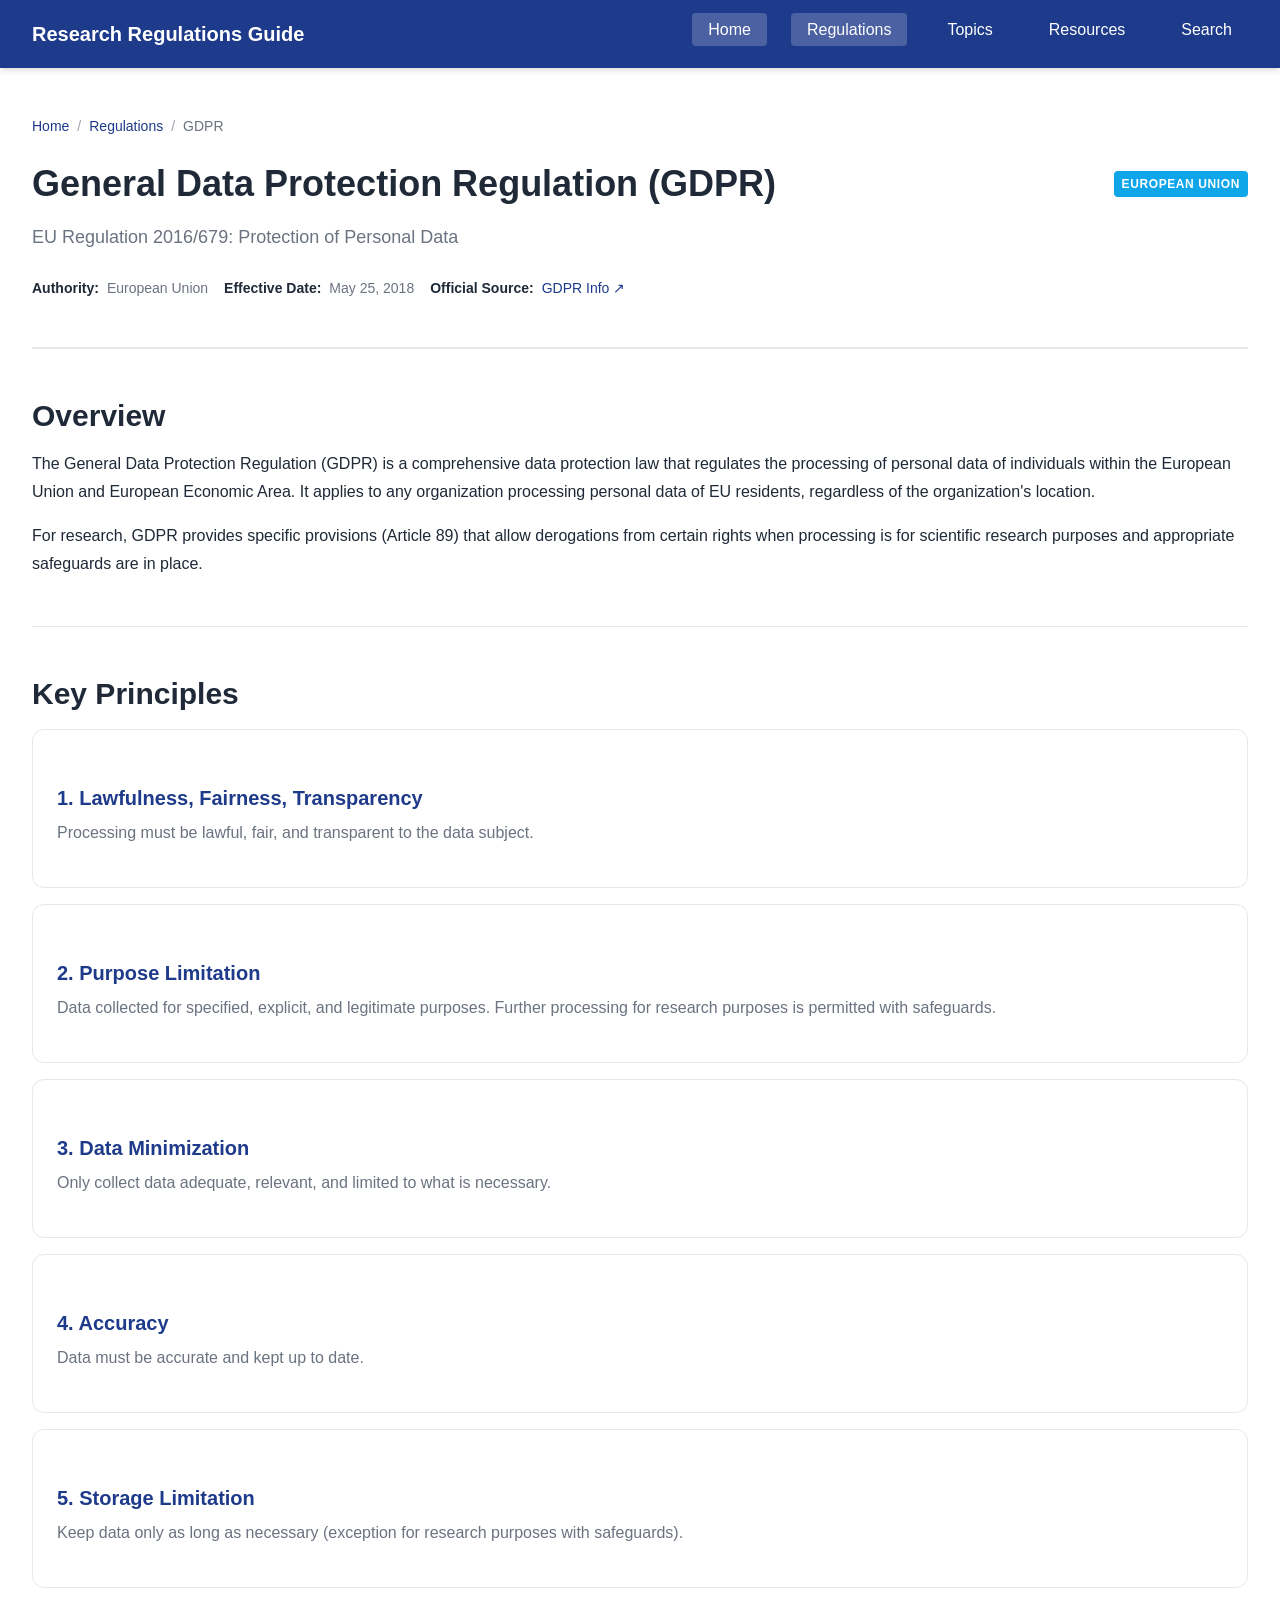
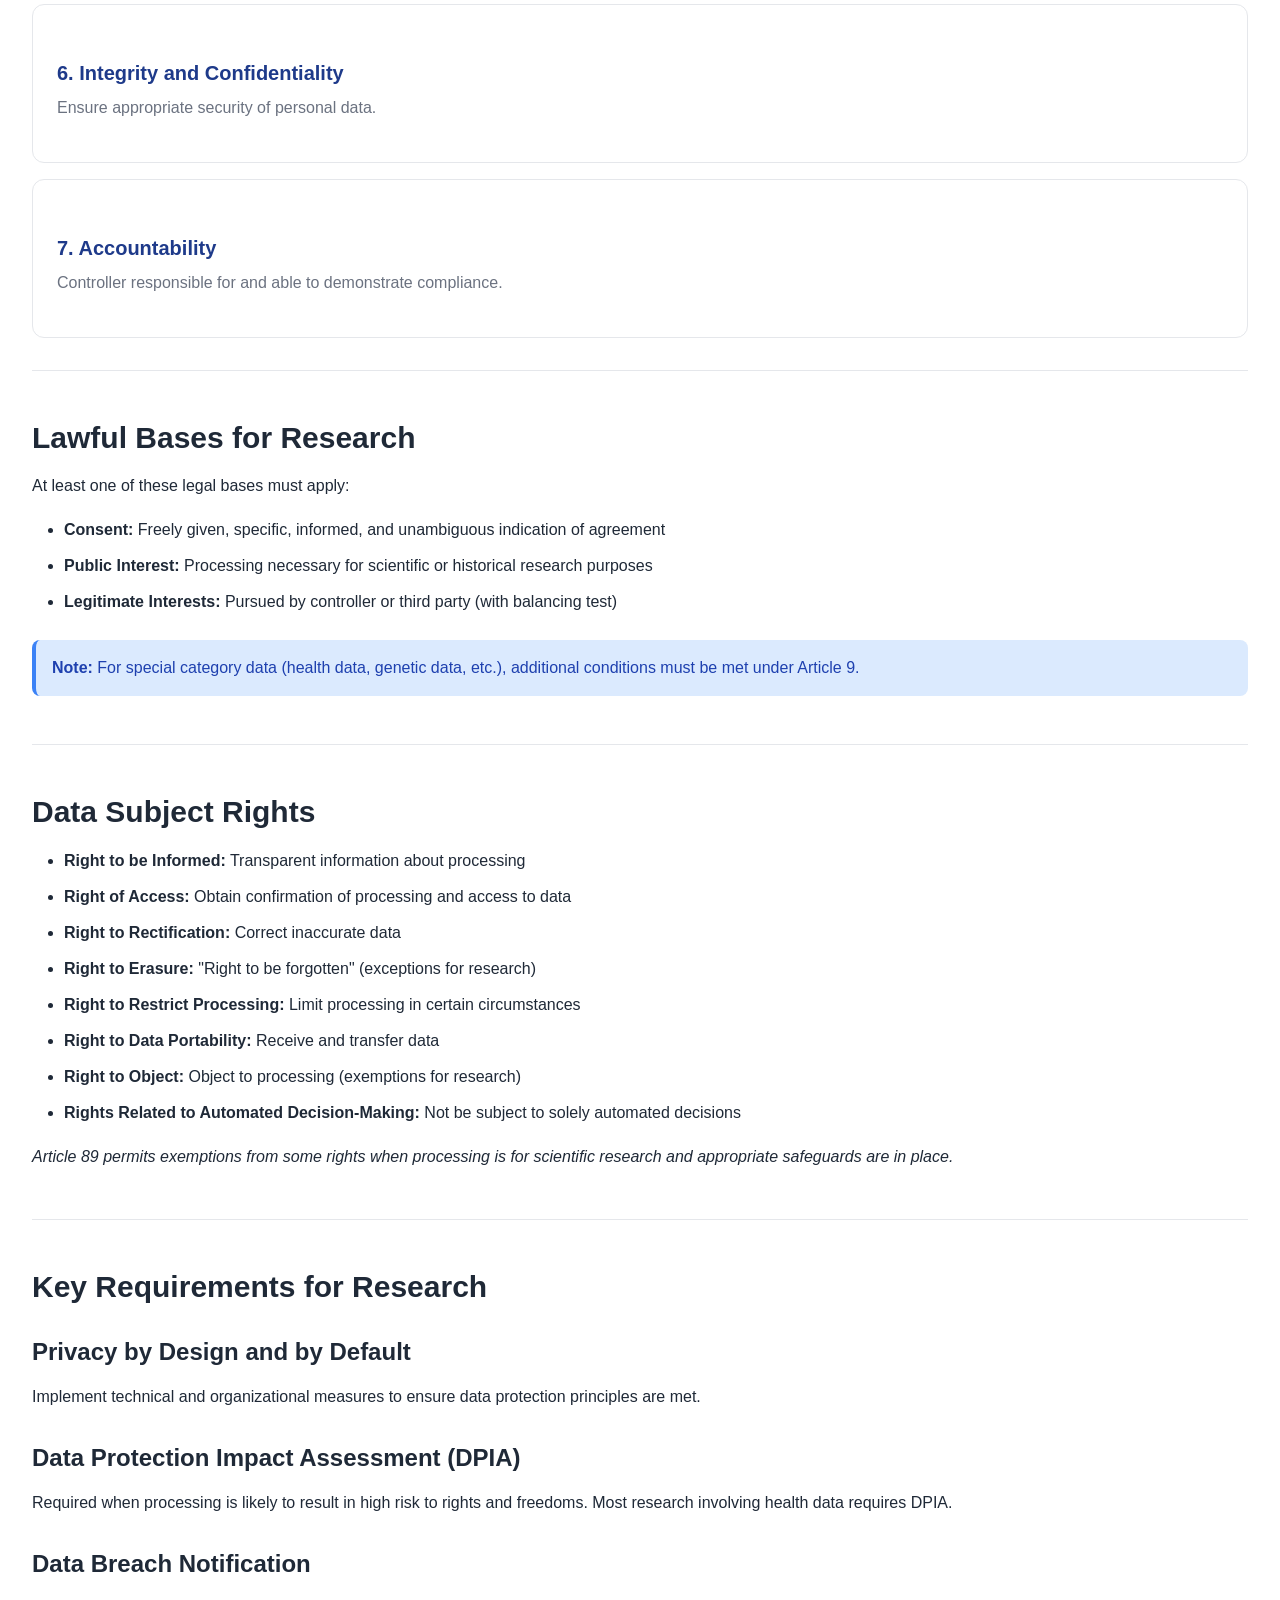
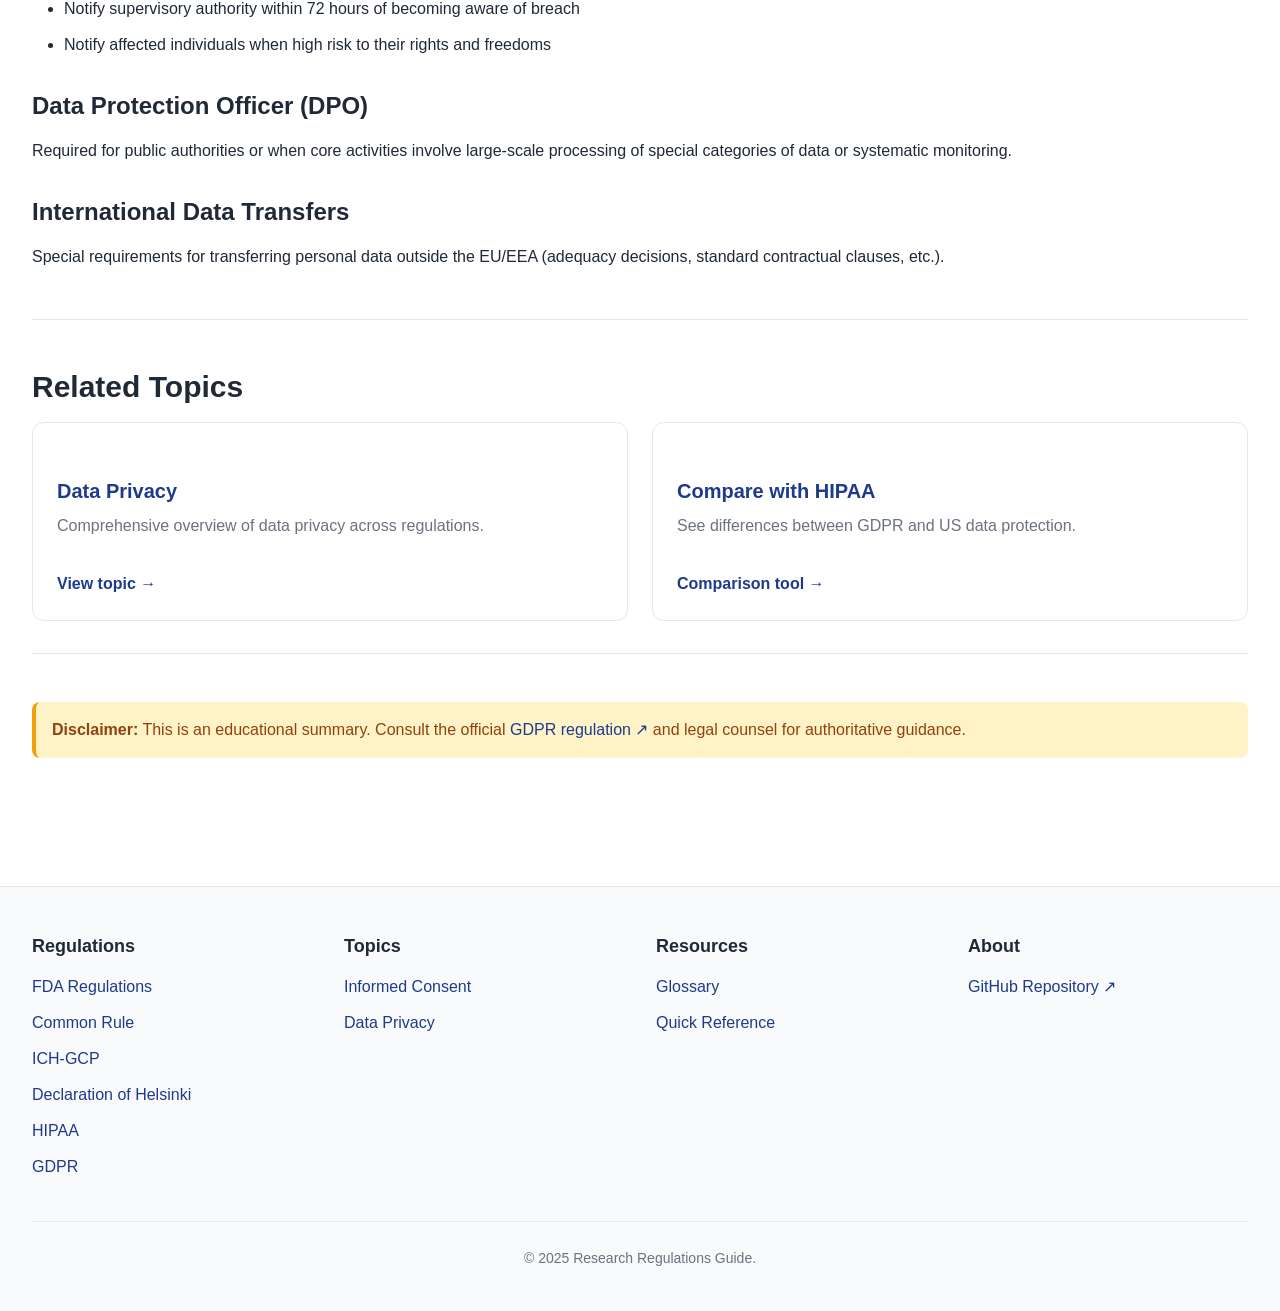
<file: docs/regulations/gdpr.html>
<!DOCTYPE html>
<html lang="en">
<head>
  <meta charset="UTF-8">
  <meta name="viewport" content="width=device-width, initial-scale=1.0">
  <title>GDPR | Research Regulations Guide</title>
  <link rel="stylesheet" href="../assets/css/main.css">
  <link rel="stylesheet" href="../assets/css/components.css">
  <link rel="stylesheet" href="../assets/css/responsive.css">
</head>
<body>
  <a href="#main-content" class="skip-link">Skip to main content</a>
  <header class="site-header">
    <div class="container">
      <div class="flex items-center justify-between header-flex">
        <h1 class="site-title"><a href="../index.html">Research Regulations Guide</a></h1>
        <button class="mobile-menu-toggle" aria-label="Toggle navigation menu" aria-expanded="false">☰</button>
        <nav class="main-nav" aria-label="Main navigation">
          <ul>
            <li><a href="../index.html">Home</a></li>
            <li><a href="index.html">Regulations</a></li>
            <li><a href="../topics/index.html">Topics</a></li>
            <li><a href="../resources/index.html">Resources</a></li>
            <li><a href="../search.html">Search</a></li>
          </ul>
        </nav>
      </div>
    </div>
  </header>
  <main id="main-content" class="main-content">
    <div class="container">
      <nav class="breadcrumbs" aria-label="Breadcrumb">
        <a href="../index.html">Home</a><span class="breadcrumbs-separator">/</span>
        <a href="index.html">Regulations</a><span class="breadcrumbs-separator">/</span>
        <span>GDPR</span>
      </nav>
      <header class="page-header">
        <div class="flex justify-between items-center mb-md">
          <h1 class="page-title mb-0">General Data Protection Regulation (GDPR)</h1>
          <span class="badge badge-secondary">European Union</span>
        </div>
        <p class="page-description">EU Regulation 2016/679: Protection of Personal Data</p>
        <div class="regulation-meta mt-lg">
          <div class="meta-item"><span class="meta-label">Authority:</span><span>European Union</span></div>
          <div class="meta-item"><span class="meta-label">Effective Date:</span><span>May 25, 2018</span></div>
          <div class="meta-item"><span class="meta-label">Official Source:</span><a href="https://gdpr-info.eu/" target="_blank" rel="noopener noreferrer">GDPR Info</a></div>
        </div>
      </header>
      <section class="regulation-section">
        <h2>Overview</h2>
        <p>The General Data Protection Regulation (GDPR) is a comprehensive data protection law that regulates the processing of personal data of individuals within the European Union and European Economic Area. It applies to any organization processing personal data of EU residents, regardless of the organization's location.</p>
        <p>For research, GDPR provides specific provisions (Article 89) that allow derogations from certain rights when processing is for scientific research purposes and appropriate safeguards are in place.</p>
      </section>
      <section class="regulation-section">
        <h2>Key Principles</h2>
        <div class="grid grid-cols-1 gap-md">
          <div class="card">
            <h3 class="card-title">1. Lawfulness, Fairness, Transparency</h3>
            <p class="card-content">Processing must be lawful, fair, and transparent to the data subject.</p>
          </div>
          <div class="card">
            <h3 class="card-title">2. Purpose Limitation</h3>
            <p class="card-content">Data collected for specified, explicit, and legitimate purposes. Further processing for research purposes is permitted with safeguards.</p>
          </div>
          <div class="card">
            <h3 class="card-title">3. Data Minimization</h3>
            <p class="card-content">Only collect data adequate, relevant, and limited to what is necessary.</p>
          </div>
          <div class="card">
            <h3 class="card-title">4. Accuracy</h3>
            <p class="card-content">Data must be accurate and kept up to date.</p>
          </div>
          <div class="card">
            <h3 class="card-title">5. Storage Limitation</h3>
            <p class="card-content">Keep data only as long as necessary (exception for research purposes with safeguards).</p>
          </div>
          <div class="card">
            <h3 class="card-title">6. Integrity and Confidentiality</h3>
            <p class="card-content">Ensure appropriate security of personal data.</p>
          </div>
          <div class="card">
            <h3 class="card-title">7. Accountability</h3>
            <p class="card-content">Controller responsible for and able to demonstrate compliance.</p>
          </div>
        </div>
      </section>
      <section class="regulation-section">
        <h2>Lawful Bases for Research</h2>
        <p>At least one of these legal bases must apply:</p>
        <ul>
          <li><strong>Consent:</strong> Freely given, specific, informed, and unambiguous indication of agreement</li>
          <li><strong>Public Interest:</strong> Processing necessary for scientific or historical research purposes</li>
          <li><strong>Legitimate Interests:</strong> Pursued by controller or third party (with balancing test)</li>
        </ul>
        <div class="alert alert-info mt-lg">
          <strong>Note:</strong> For special category data (health data, genetic data, etc.), additional conditions must be met under Article 9.
        </div>
      </section>
      <section class="regulation-section">
        <h2>Data Subject Rights</h2>
        <ul>
          <li><strong>Right to be Informed:</strong> Transparent information about processing</li>
          <li><strong>Right of Access:</strong> Obtain confirmation of processing and access to data</li>
          <li><strong>Right to Rectification:</strong> Correct inaccurate data</li>
          <li><strong>Right to Erasure:</strong> "Right to be forgotten" (exceptions for research)</li>
          <li><strong>Right to Restrict Processing:</strong> Limit processing in certain circumstances</li>
          <li><strong>Right to Data Portability:</strong> Receive and transfer data</li>
          <li><strong>Right to Object:</strong> Object to processing (exemptions for research)</li>
          <li><strong>Rights Related to Automated Decision-Making:</strong> Not be subject to solely automated decisions</li>
        </ul>
        <p class="mt-md"><em>Article 89 permits exemptions from some rights when processing is for scientific research and appropriate safeguards are in place.</em></p>
      </section>
      <section class="regulation-section">
        <h2>Key Requirements for Research</h2>
        <h3>Privacy by Design and by Default</h3>
        <p>Implement technical and organizational measures to ensure data protection principles are met.</p>
        <h3>Data Protection Impact Assessment (DPIA)</h3>
        <p>Required when processing is likely to result in high risk to rights and freedoms. Most research involving health data requires DPIA.</p>
        <h3>Data Breach Notification</h3>
        <ul>
          <li>Notify supervisory authority within 72 hours of becoming aware of breach</li>
          <li>Notify affected individuals when high risk to their rights and freedoms</li>
        </ul>
        <h3>Data Protection Officer (DPO)</h3>
        <p>Required for public authorities or when core activities involve large-scale processing of special categories of data or systematic monitoring.</p>
        <h3>International Data Transfers</h3>
        <p>Special requirements for transferring personal data outside the EU/EEA (adequacy decisions, standard contractual clauses, etc.).</p>
      </section>
      <section class="regulation-section">
        <h2>Related Topics</h2>
        <div class="grid grid-cols-1 grid-cols-md-2 gap-lg">
          <div class="card">
            <h3 class="card-title">Data Privacy</h3>
            <p class="card-content">Comprehensive overview of data privacy across regulations.</p>
            <a href="../topics/data-privacy.html" class="card-link">View topic</a>
          </div>
          <div class="card">
            <h3 class="card-title">Compare with HIPAA</h3>
            <p class="card-content">See differences between GDPR and US data protection.</p>
            <a href="comparison.html" class="card-link">Comparison tool</a>
          </div>
        </div>
      </section>
      <div class="alert alert-warning mt-2xl">
        <strong>Disclaimer:</strong> This is an educational summary. Consult the official <a href="https://gdpr-info.eu/" target="_blank">GDPR regulation</a> and legal counsel for authoritative guidance.
      </div>
    </div>
  </main>
  <footer class="site-footer">
    <div class="container">
      <div class="footer-content">
        <div class="footer-section"><h3>Regulations</h3><ul><li><a href="fda.html">FDA Regulations</a></li><li><a href="common-rule.html">Common Rule</a></li><li><a href="ich-gcp.html">ICH-GCP</a></li><li><a href="helsinki.html">Declaration of Helsinki</a></li><li><a href="hipaa.html">HIPAA</a></li><li><a href="gdpr.html">GDPR</a></li></ul></div>
        <div class="footer-section"><h3>Topics</h3><ul><li><a href="../topics/informed-consent.html">Informed Consent</a></li><li><a href="../topics/data-privacy.html">Data Privacy</a></li></ul></div>
        <div class="footer-section"><h3>Resources</h3><ul><li><a href="../resources/glossary.html">Glossary</a></li><li><a href="../resources/quick-reference.html">Quick Reference</a></li></ul></div>
        <div class="footer-section"><h3>About</h3><ul><li><a href="https://github.com/technical-communicator/Research-Regulation-Training-Guide">GitHub Repository</a></li></ul></div>
      </div>
      <div class="footer-bottom"><p>&copy; 2025 Research Regulations Guide.</p></div>
    </div>
  </footer>
  <script src="../assets/js/main.js"></script>
</body>
</html>
</file>
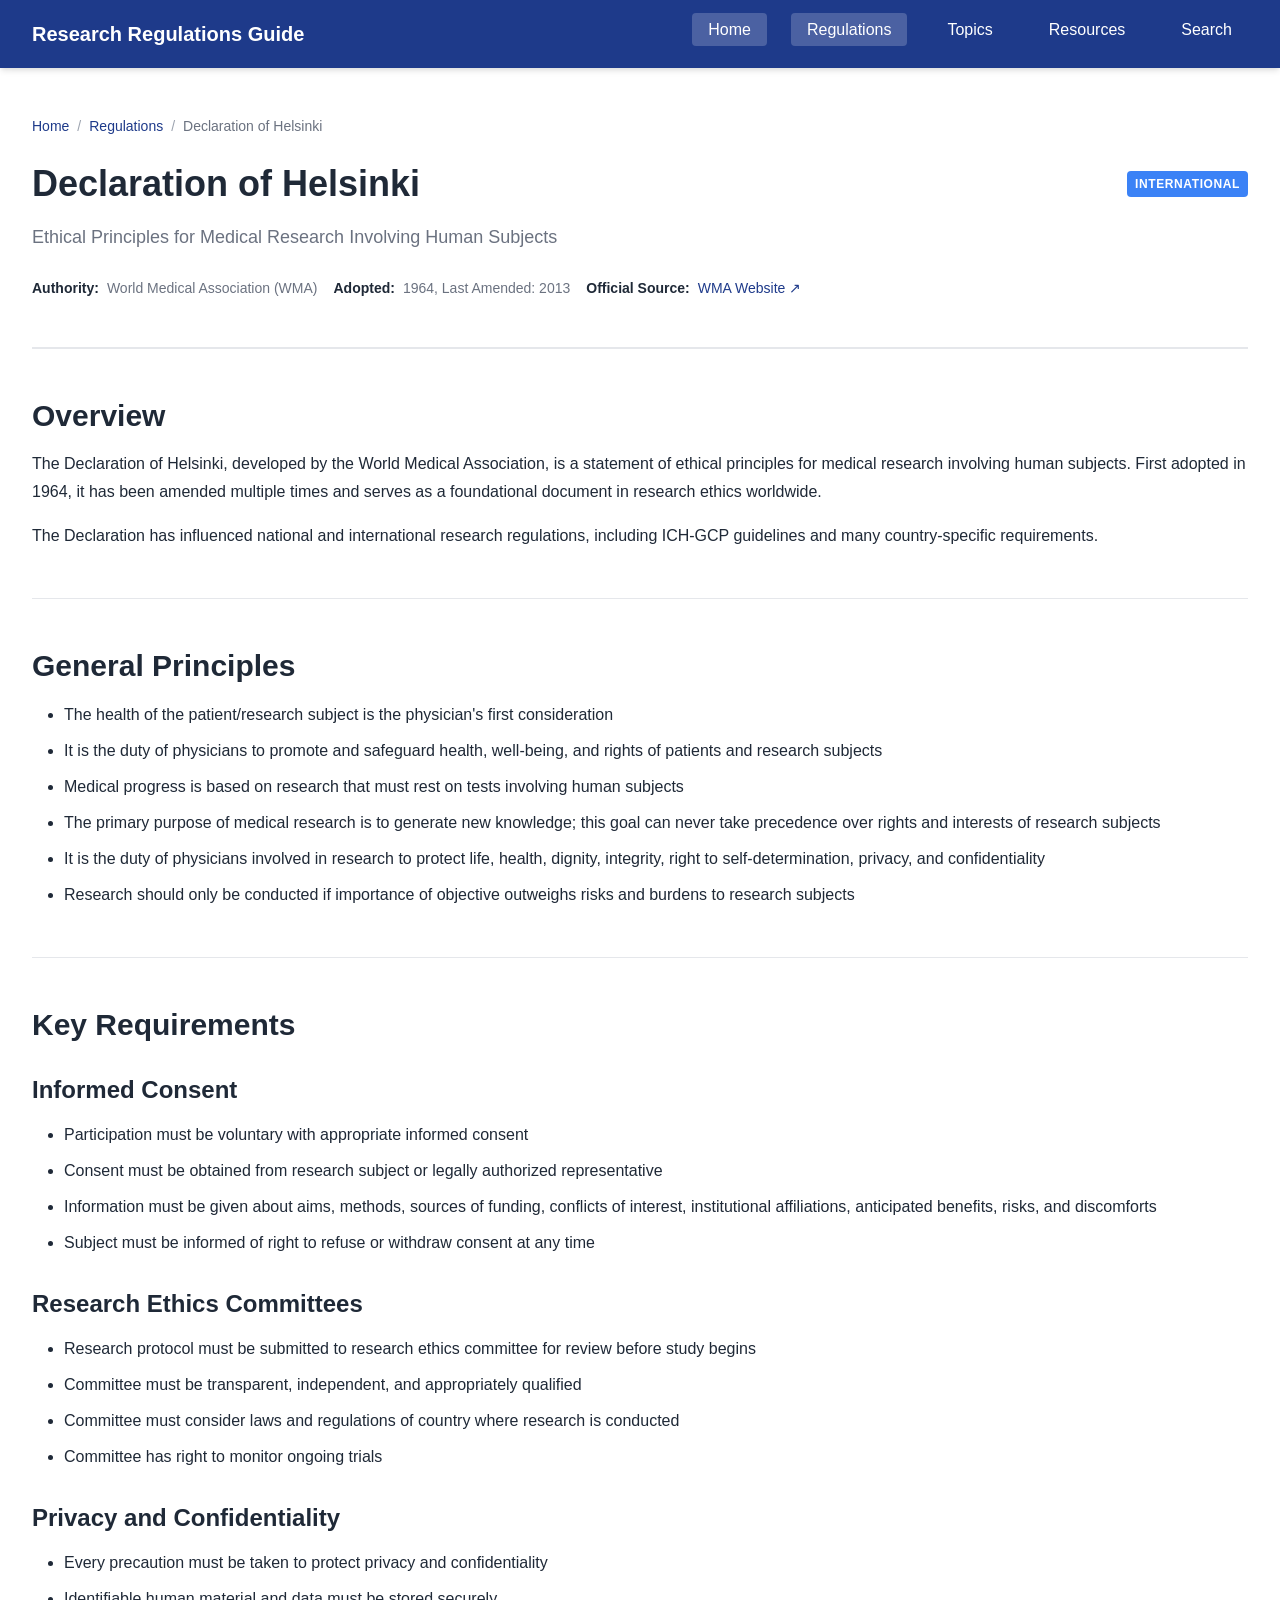
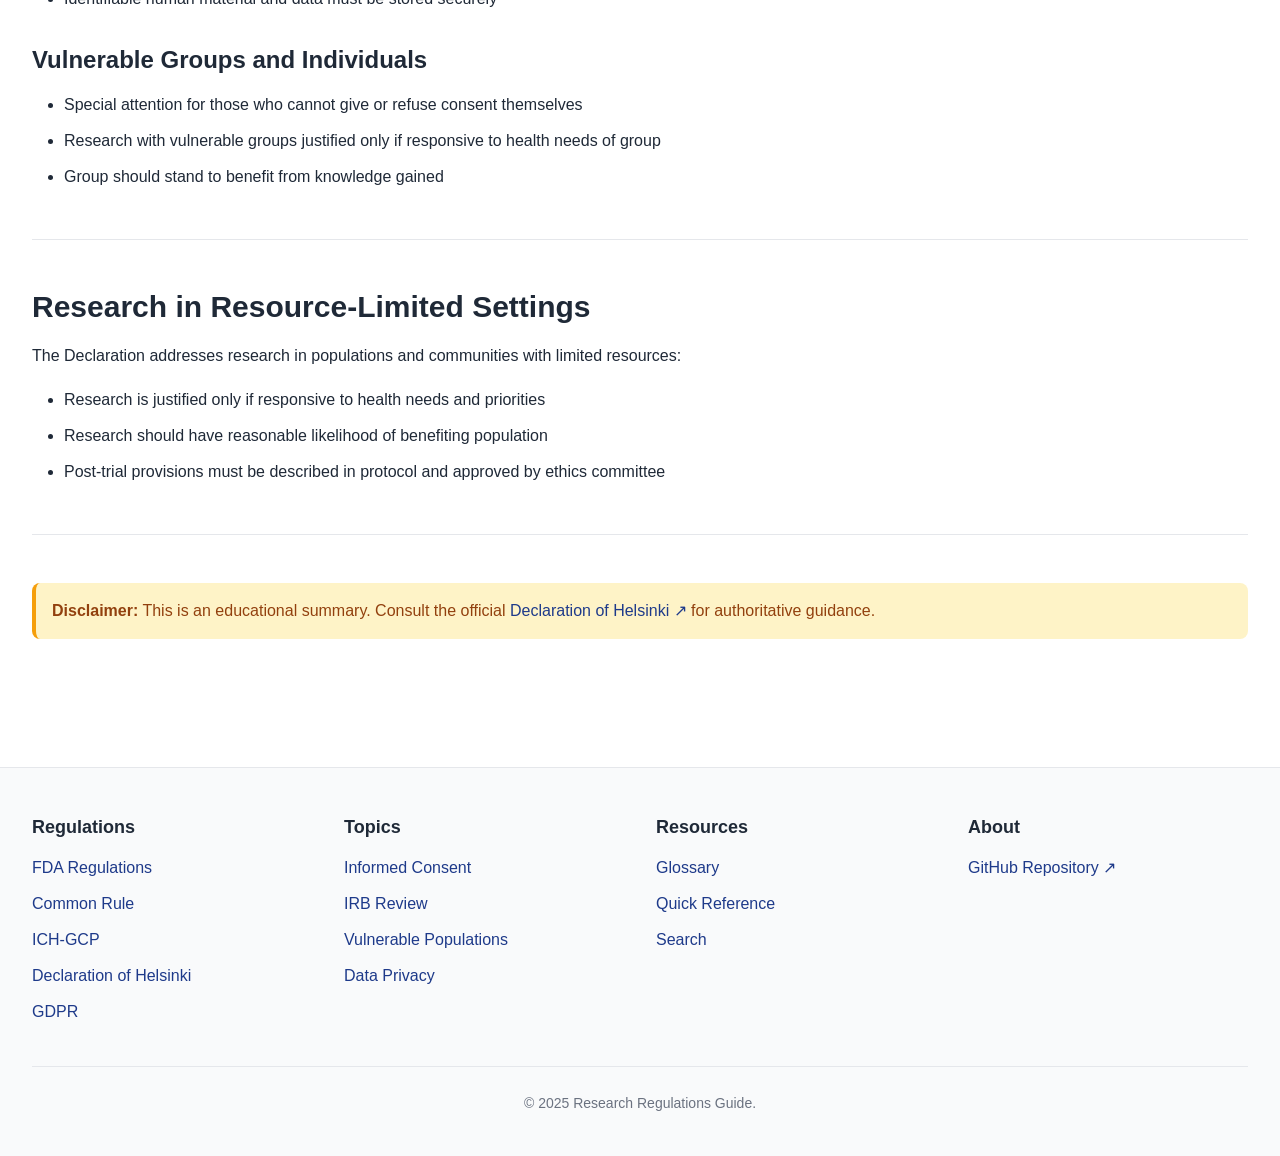
<file: docs/regulations/helsinki.html>
<!DOCTYPE html>
<html lang="en">
<head>
  <meta charset="UTF-8">
  <meta name="viewport" content="width=device-width, initial-scale=1.0">
  <title>Declaration of Helsinki | Research Regulations Guide</title>
  <link rel="stylesheet" href="../assets/css/main.css">
  <link rel="stylesheet" href="../assets/css/components.css">
  <link rel="stylesheet" href="../assets/css/responsive.css">
</head>
<body>
  <a href="#main-content" class="skip-link">Skip to main content</a>
  <header class="site-header">
    <div class="container">
      <div class="flex items-center justify-between header-flex">
        <h1 class="site-title"><a href="../index.html">Research Regulations Guide</a></h1>
        <button class="mobile-menu-toggle" aria-label="Toggle navigation menu" aria-expanded="false">☰</button>
        <nav class="main-nav" aria-label="Main navigation">
          <ul>
            <li><a href="../index.html">Home</a></li>
            <li><a href="index.html">Regulations</a></li>
            <li><a href="../topics/index.html">Topics</a></li>
            <li><a href="../resources/index.html">Resources</a></li>
            <li><a href="../search.html">Search</a></li>
          </ul>
        </nav>
      </div>
    </div>
  </header>
  <main id="main-content" class="main-content">
    <div class="container">
      <nav class="breadcrumbs" aria-label="Breadcrumb">
        <a href="../index.html">Home</a><span class="breadcrumbs-separator">/</span>
        <a href="index.html">Regulations</a><span class="breadcrumbs-separator">/</span>
        <span>Declaration of Helsinki</span>
      </nav>
      <header class="page-header">
        <div class="flex justify-between items-center mb-md">
          <h1 class="page-title mb-0">Declaration of Helsinki</h1>
          <span class="badge badge-info">International</span>
        </div>
        <p class="page-description">Ethical Principles for Medical Research Involving Human Subjects</p>
        <div class="regulation-meta mt-lg">
          <div class="meta-item"><span class="meta-label">Authority:</span><span>World Medical Association (WMA)</span></div>
          <div class="meta-item"><span class="meta-label">Adopted:</span><span>1964, Last Amended: 2013</span></div>
          <div class="meta-item"><span class="meta-label">Official Source:</span><a href="https://www.wma.net/policies-post/wma-declaration-of-helsinki-ethical-principles-for-medical-research-involving-human-subjects/" target="_blank" rel="noopener noreferrer">WMA Website</a></div>
        </div>
      </header>
      <section class="regulation-section">
        <h2>Overview</h2>
        <p>The Declaration of Helsinki, developed by the World Medical Association, is a statement of ethical principles for medical research involving human subjects. First adopted in 1964, it has been amended multiple times and serves as a foundational document in research ethics worldwide.</p>
        <p>The Declaration has influenced national and international research regulations, including ICH-GCP guidelines and many country-specific requirements.</p>
      </section>
      <section class="regulation-section">
        <h2>General Principles</h2>
        <ul>
          <li>The health of the patient/research subject is the physician's first consideration</li>
          <li>It is the duty of physicians to promote and safeguard health, well-being, and rights of patients and research subjects</li>
          <li>Medical progress is based on research that must rest on tests involving human subjects</li>
          <li>The primary purpose of medical research is to generate new knowledge; this goal can never take precedence over rights and interests of research subjects</li>
          <li>It is the duty of physicians involved in research to protect life, health, dignity, integrity, right to self-determination, privacy, and confidentiality</li>
          <li>Research should only be conducted if importance of objective outweighs risks and burdens to research subjects</li>
        </ul>
      </section>
      <section class="regulation-section">
        <h2>Key Requirements</h2>
        <h3>Informed Consent</h3>
        <ul>
          <li>Participation must be voluntary with appropriate informed consent</li>
          <li>Consent must be obtained from research subject or legally authorized representative</li>
          <li>Information must be given about aims, methods, sources of funding, conflicts of interest, institutional affiliations, anticipated benefits, risks, and discomforts</li>
          <li>Subject must be informed of right to refuse or withdraw consent at any time</li>
        </ul>
        <h3>Research Ethics Committees</h3>
        <ul>
          <li>Research protocol must be submitted to research ethics committee for review before study begins</li>
          <li>Committee must be transparent, independent, and appropriately qualified</li>
          <li>Committee must consider laws and regulations of country where research is conducted</li>
          <li>Committee has right to monitor ongoing trials</li>
        </ul>
        <h3>Privacy and Confidentiality</h3>
        <ul>
          <li>Every precaution must be taken to protect privacy and confidentiality</li>
          <li>Identifiable human material and data must be stored securely</li>
        </ul>
        <h3>Vulnerable Groups and Individuals</h3>
        <ul>
          <li>Special attention for those who cannot give or refuse consent themselves</li>
          <li>Research with vulnerable groups justified only if responsive to health needs of group</li>
          <li>Group should stand to benefit from knowledge gained</li>
        </ul>
      </section>
      <section class="regulation-section">
        <h2>Research in Resource-Limited Settings</h2>
        <p>The Declaration addresses research in populations and communities with limited resources:</p>
        <ul>
          <li>Research is justified only if responsive to health needs and priorities</li>
          <li>Research should have reasonable likelihood of benefiting population</li>
          <li>Post-trial provisions must be described in protocol and approved by ethics committee</li>
        </ul>
      </section>
      <div class="alert alert-warning mt-2xl">
        <strong>Disclaimer:</strong> This is an educational summary. Consult the official <a href="https://www.wma.net/policies-post/wma-declaration-of-helsinki-ethical-principles-for-medical-research-involving-human-subjects/" target="_blank">Declaration of Helsinki</a> for authoritative guidance.
      </div>
    </div>
  </main>
  <footer class="site-footer">
    <div class="container">
      <div class="footer-content">
        <div class="footer-section"><h3>Regulations</h3><ul><li><a href="fda.html">FDA Regulations</a></li><li><a href="common-rule.html">Common Rule</a></li><li><a href="ich-gcp.html">ICH-GCP</a></li><li><a href="helsinki.html">Declaration of Helsinki</a></li><li><a href="gdpr.html">GDPR</a></li></ul></div>
        <div class="footer-section"><h3>Topics</h3><ul><li><a href="../topics/informed-consent.html">Informed Consent</a></li><li><a href="../topics/irb-review.html">IRB Review</a></li><li><a href="../topics/vulnerable-populations.html">Vulnerable Populations</a></li><li><a href="../topics/data-privacy.html">Data Privacy</a></li></ul></div>
        <div class="footer-section"><h3>Resources</h3><ul><li><a href="../resources/glossary.html">Glossary</a></li><li><a href="../resources/quick-reference.html">Quick Reference</a></li><li><a href="../search.html">Search</a></li></ul></div>
        <div class="footer-section"><h3>About</h3><ul><li><a href="https://github.com/technical-communicator/Research-Regulation-Training-Guide">GitHub Repository</a></li></ul></div>
      </div>
      <div class="footer-bottom"><p>&copy; 2025 Research Regulations Guide.</p></div>
    </div>
  </footer>
  <script src="../assets/js/main.js"></script>
</body>
</html>
</file>
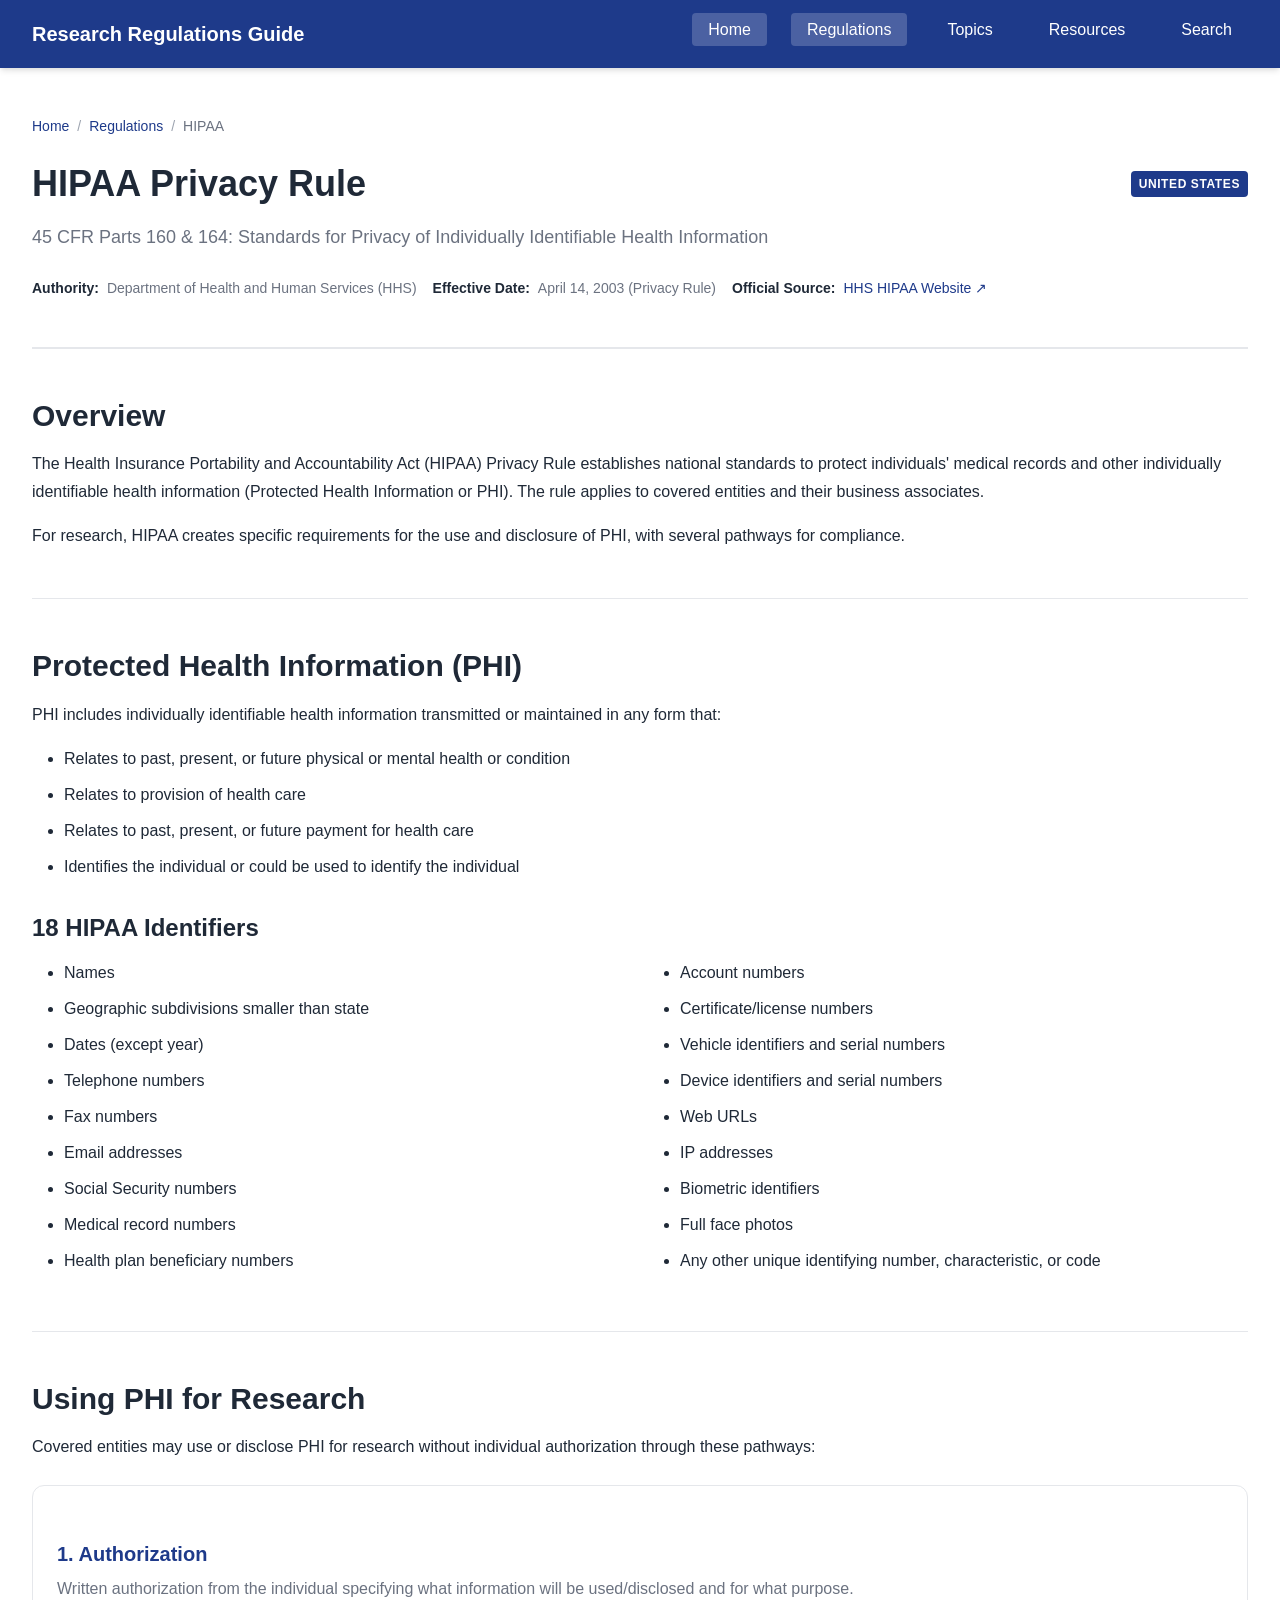
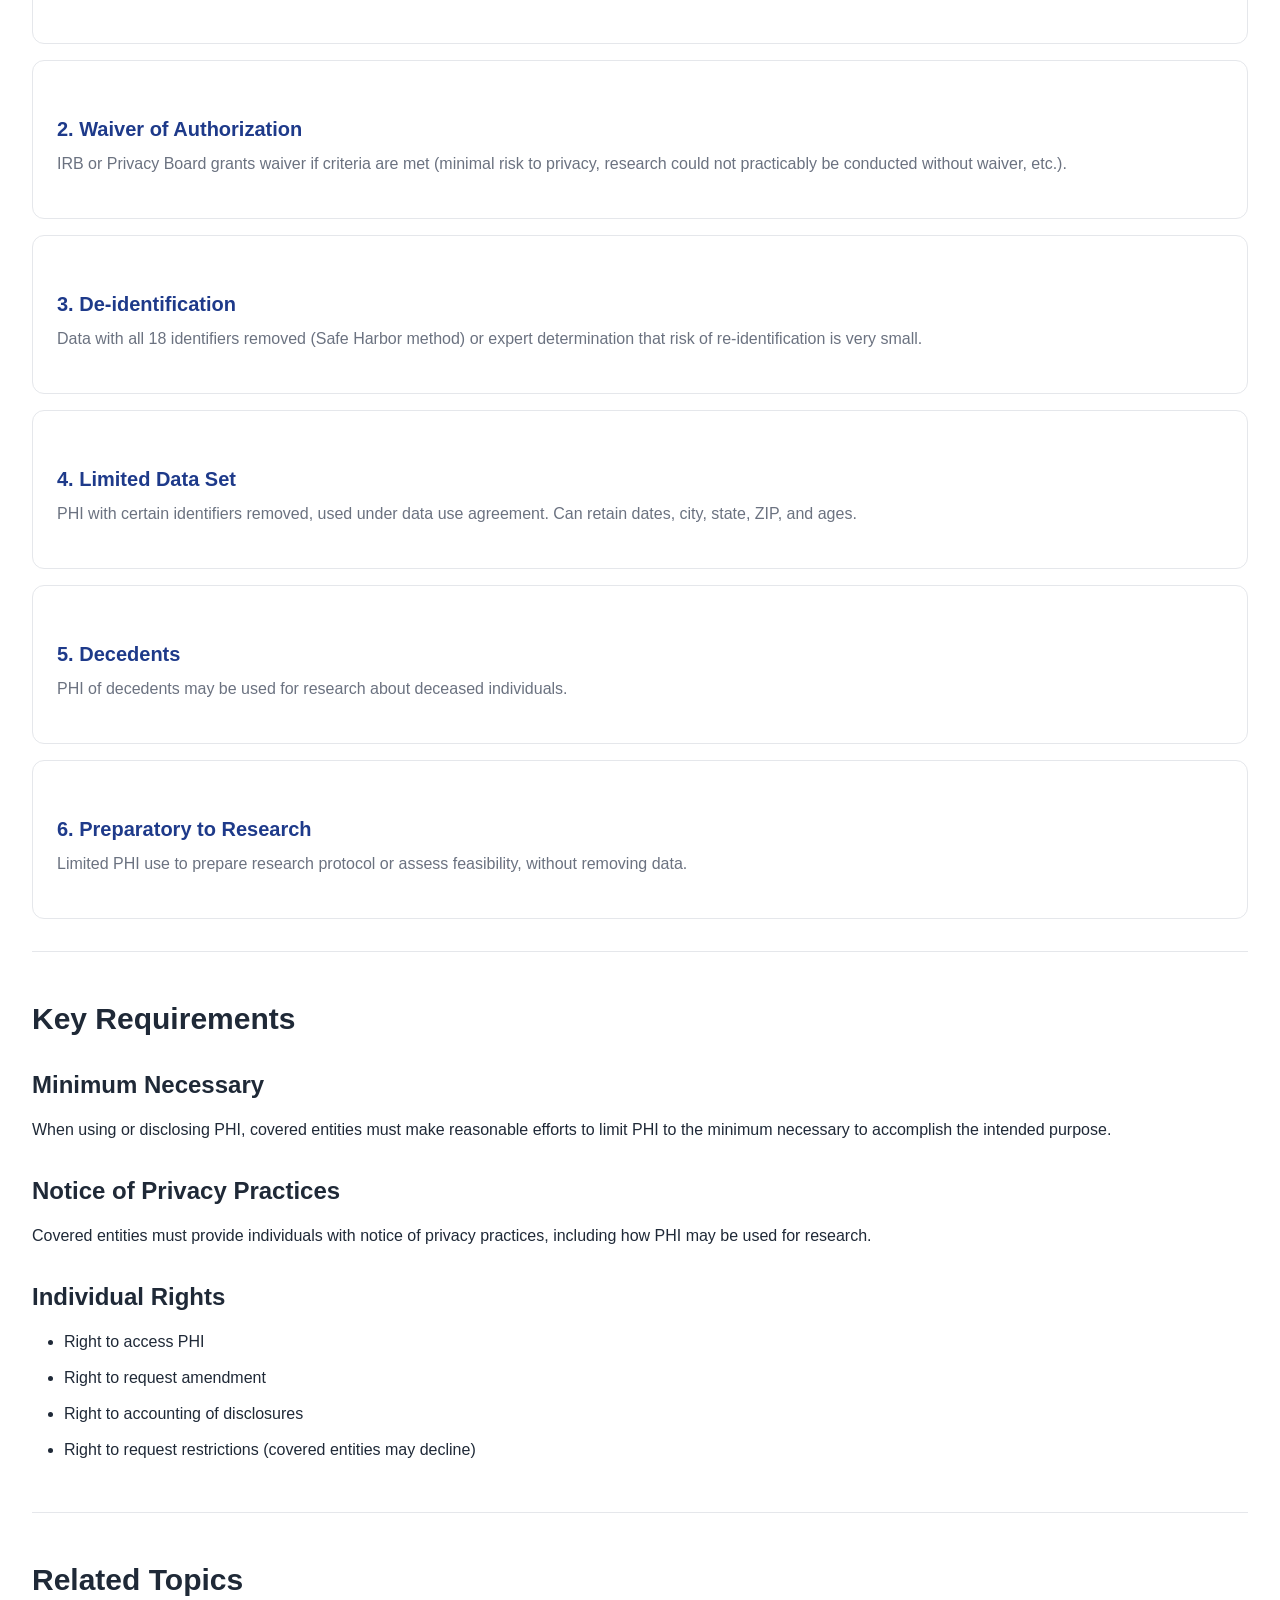
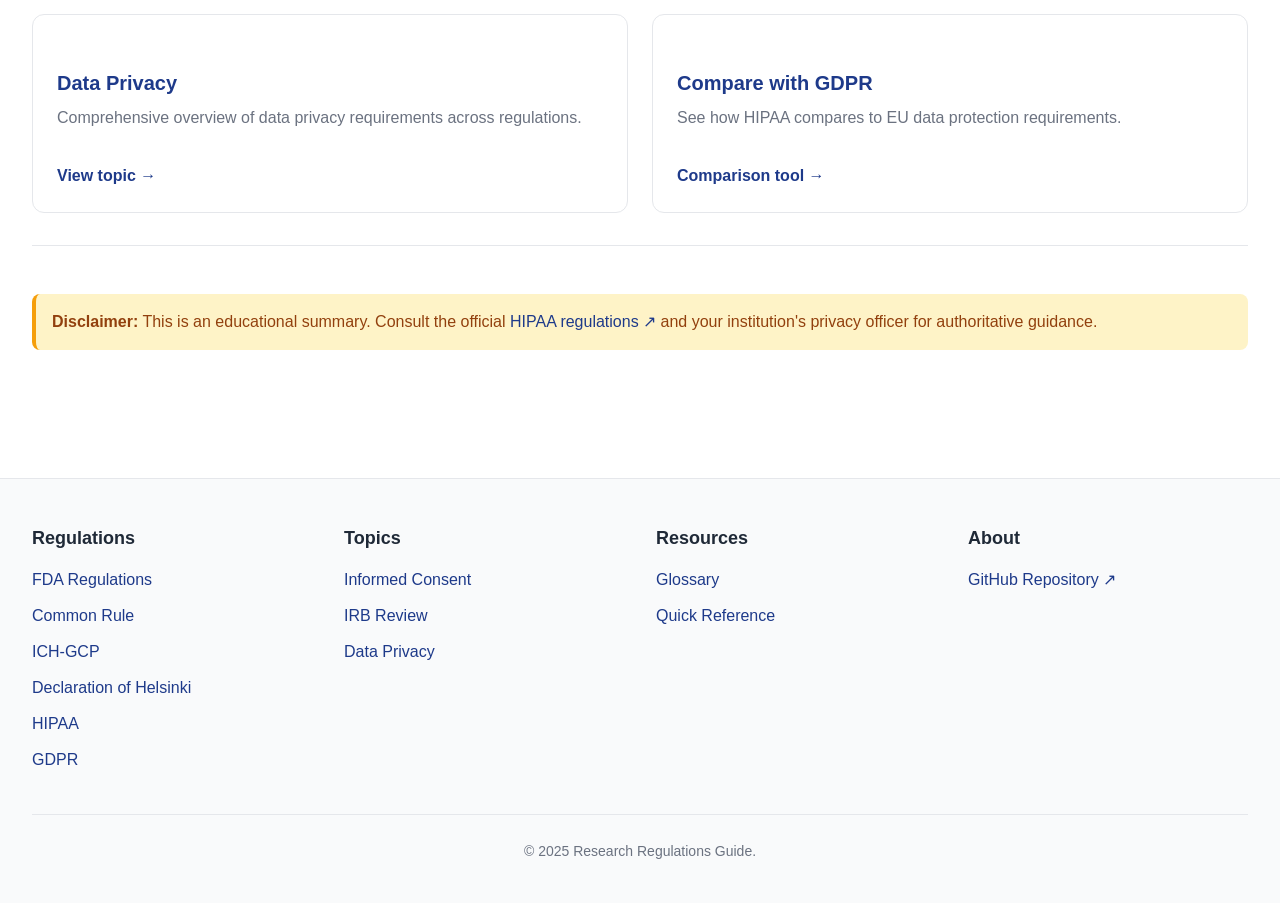
<file: docs/regulations/hipaa.html>
<!DOCTYPE html>
<html lang="en">
<head>
  <meta charset="UTF-8">
  <meta name="viewport" content="width=device-width, initial-scale=1.0">
  <title>HIPAA Privacy Rule | Research Regulations Guide</title>
  <link rel="stylesheet" href="../assets/css/main.css">
  <link rel="stylesheet" href="../assets/css/components.css">
  <link rel="stylesheet" href="../assets/css/responsive.css">
</head>
<body>
  <a href="#main-content" class="skip-link">Skip to main content</a>
  <header class="site-header">
    <div class="container">
      <div class="flex items-center justify-between header-flex">
        <h1 class="site-title"><a href="../index.html">Research Regulations Guide</a></h1>
        <button class="mobile-menu-toggle" aria-label="Toggle navigation menu" aria-expanded="false">☰</button>
        <nav class="main-nav" aria-label="Main navigation">
          <ul>
            <li><a href="../index.html">Home</a></li>
            <li><a href="index.html">Regulations</a></li>
            <li><a href="../topics/index.html">Topics</a></li>
            <li><a href="../resources/index.html">Resources</a></li>
            <li><a href="../search.html">Search</a></li>
          </ul>
        </nav>
      </div>
    </div>
  </header>
  <main id="main-content" class="main-content">
    <div class="container">
      <nav class="breadcrumbs" aria-label="Breadcrumb">
        <a href="../index.html">Home</a><span class="breadcrumbs-separator">/</span>
        <a href="index.html">Regulations</a><span class="breadcrumbs-separator">/</span>
        <span>HIPAA</span>
      </nav>
      <header class="page-header">
        <div class="flex justify-between items-center mb-md">
          <h1 class="page-title mb-0">HIPAA Privacy Rule</h1>
          <span class="badge badge-primary">United States</span>
        </div>
        <p class="page-description">45 CFR Parts 160 & 164: Standards for Privacy of Individually Identifiable Health Information</p>
        <div class="regulation-meta mt-lg">
          <div class="meta-item"><span class="meta-label">Authority:</span><span>Department of Health and Human Services (HHS)</span></div>
          <div class="meta-item"><span class="meta-label">Effective Date:</span><span>April 14, 2003 (Privacy Rule)</span></div>
          <div class="meta-item"><span class="meta-label">Official Source:</span><a href="https://www.hhs.gov/hipaa/" target="_blank" rel="noopener noreferrer">HHS HIPAA Website</a></div>
        </div>
      </header>
      <section class="regulation-section">
        <h2>Overview</h2>
        <p>The Health Insurance Portability and Accountability Act (HIPAA) Privacy Rule establishes national standards to protect individuals' medical records and other individually identifiable health information (Protected Health Information or PHI). The rule applies to covered entities and their business associates.</p>
        <p>For research, HIPAA creates specific requirements for the use and disclosure of PHI, with several pathways for compliance.</p>
      </section>
      <section class="regulation-section">
        <h2>Protected Health Information (PHI)</h2>
        <p>PHI includes individually identifiable health information transmitted or maintained in any form that:</p>
        <ul>
          <li>Relates to past, present, or future physical or mental health or condition</li>
          <li>Relates to provision of health care</li>
          <li>Relates to past, present, or future payment for health care</li>
          <li>Identifies the individual or could be used to identify the individual</li>
        </ul>
        <h3>18 HIPAA Identifiers</h3>
        <div class="grid grid-cols-1 grid-cols-md-2 gap-md mt-md">
          <ul>
            <li>Names</li>
            <li>Geographic subdivisions smaller than state</li>
            <li>Dates (except year)</li>
            <li>Telephone numbers</li>
            <li>Fax numbers</li>
            <li>Email addresses</li>
            <li>Social Security numbers</li>
            <li>Medical record numbers</li>
            <li>Health plan beneficiary numbers</li>
          </ul>
          <ul>
            <li>Account numbers</li>
            <li>Certificate/license numbers</li>
            <li>Vehicle identifiers and serial numbers</li>
            <li>Device identifiers and serial numbers</li>
            <li>Web URLs</li>
            <li>IP addresses</li>
            <li>Biometric identifiers</li>
            <li>Full face photos</li>
            <li>Any other unique identifying number, characteristic, or code</li>
          </ul>
        </div>
      </section>
      <section class="regulation-section">
        <h2>Using PHI for Research</h2>
        <p>Covered entities may use or disclose PHI for research without individual authorization through these pathways:</p>
        <div class="card mt-lg">
          <h3 class="card-title">1. Authorization</h3>
          <p class="card-content">Written authorization from the individual specifying what information will be used/disclosed and for what purpose.</p>
        </div>
        <div class="card mt-md">
          <h3 class="card-title">2. Waiver of Authorization</h3>
          <p class="card-content">IRB or Privacy Board grants waiver if criteria are met (minimal risk to privacy, research could not practicably be conducted without waiver, etc.).</p>
        </div>
        <div class="card mt-md">
          <h3 class="card-title">3. De-identification</h3>
          <p class="card-content">Data with all 18 identifiers removed (Safe Harbor method) or expert determination that risk of re-identification is very small.</p>
        </div>
        <div class="card mt-md">
          <h3 class="card-title">4. Limited Data Set</h3>
          <p class="card-content">PHI with certain identifiers removed, used under data use agreement. Can retain dates, city, state, ZIP, and ages.</p>
        </div>
        <div class="card mt-md">
          <h3 class="card-title">5. Decedents</h3>
          <p class="card-content">PHI of decedents may be used for research about deceased individuals.</p>
        </div>
        <div class="card mt-md">
          <h3 class="card-title">6. Preparatory to Research</h3>
          <p class="card-content">Limited PHI use to prepare research protocol or assess feasibility, without removing data.</p>
        </div>
      </section>
      <section class="regulation-section">
        <h2>Key Requirements</h2>
        <h3>Minimum Necessary</h3>
        <p>When using or disclosing PHI, covered entities must make reasonable efforts to limit PHI to the minimum necessary to accomplish the intended purpose.</p>
        <h3>Notice of Privacy Practices</h3>
        <p>Covered entities must provide individuals with notice of privacy practices, including how PHI may be used for research.</p>
        <h3>Individual Rights</h3>
        <ul>
          <li>Right to access PHI</li>
          <li>Right to request amendment</li>
          <li>Right to accounting of disclosures</li>
          <li>Right to request restrictions (covered entities may decline)</li>
        </ul>
      </section>
      <section class="regulation-section">
        <h2>Related Topics</h2>
        <div class="grid grid-cols-1 grid-cols-md-2 gap-lg">
          <div class="card">
            <h3 class="card-title">Data Privacy</h3>
            <p class="card-content">Comprehensive overview of data privacy requirements across regulations.</p>
            <a href="../topics/data-privacy.html" class="card-link">View topic</a>
          </div>
          <div class="card">
            <h3 class="card-title">Compare with GDPR</h3>
            <p class="card-content">See how HIPAA compares to EU data protection requirements.</p>
            <a href="comparison.html" class="card-link">Comparison tool</a>
          </div>
        </div>
      </section>
      <div class="alert alert-warning mt-2xl">
        <strong>Disclaimer:</strong> This is an educational summary. Consult the official <a href="https://www.hhs.gov/hipaa/" target="_blank">HIPAA regulations</a> and your institution's privacy officer for authoritative guidance.
      </div>
    </div>
  </main>
  <footer class="site-footer">
    <div class="container">
      <div class="footer-content">
        <div class="footer-section"><h3>Regulations</h3><ul><li><a href="fda.html">FDA Regulations</a></li><li><a href="common-rule.html">Common Rule</a></li><li><a href="ich-gcp.html">ICH-GCP</a></li><li><a href="helsinki.html">Declaration of Helsinki</a></li><li><a href="hipaa.html">HIPAA</a></li><li><a href="gdpr.html">GDPR</a></li></ul></div>
        <div class="footer-section"><h3>Topics</h3><ul><li><a href="../topics/informed-consent.html">Informed Consent</a></li><li><a href="../topics/irb-review.html">IRB Review</a></li><li><a href="../topics/data-privacy.html">Data Privacy</a></li></ul></div>
        <div class="footer-section"><h3>Resources</h3><ul><li><a href="../resources/glossary.html">Glossary</a></li><li><a href="../resources/quick-reference.html">Quick Reference</a></li></ul></div>
        <div class="footer-section"><h3>About</h3><ul><li><a href="https://github.com/technical-communicator/Research-Regulation-Training-Guide">GitHub Repository</a></li></ul></div>
      </div>
      <div class="footer-bottom"><p>&copy; 2025 Research Regulations Guide.</p></div>
    </div>
  </footer>
  <script src="../assets/js/main.js"></script>
</body>
</html>
</file>
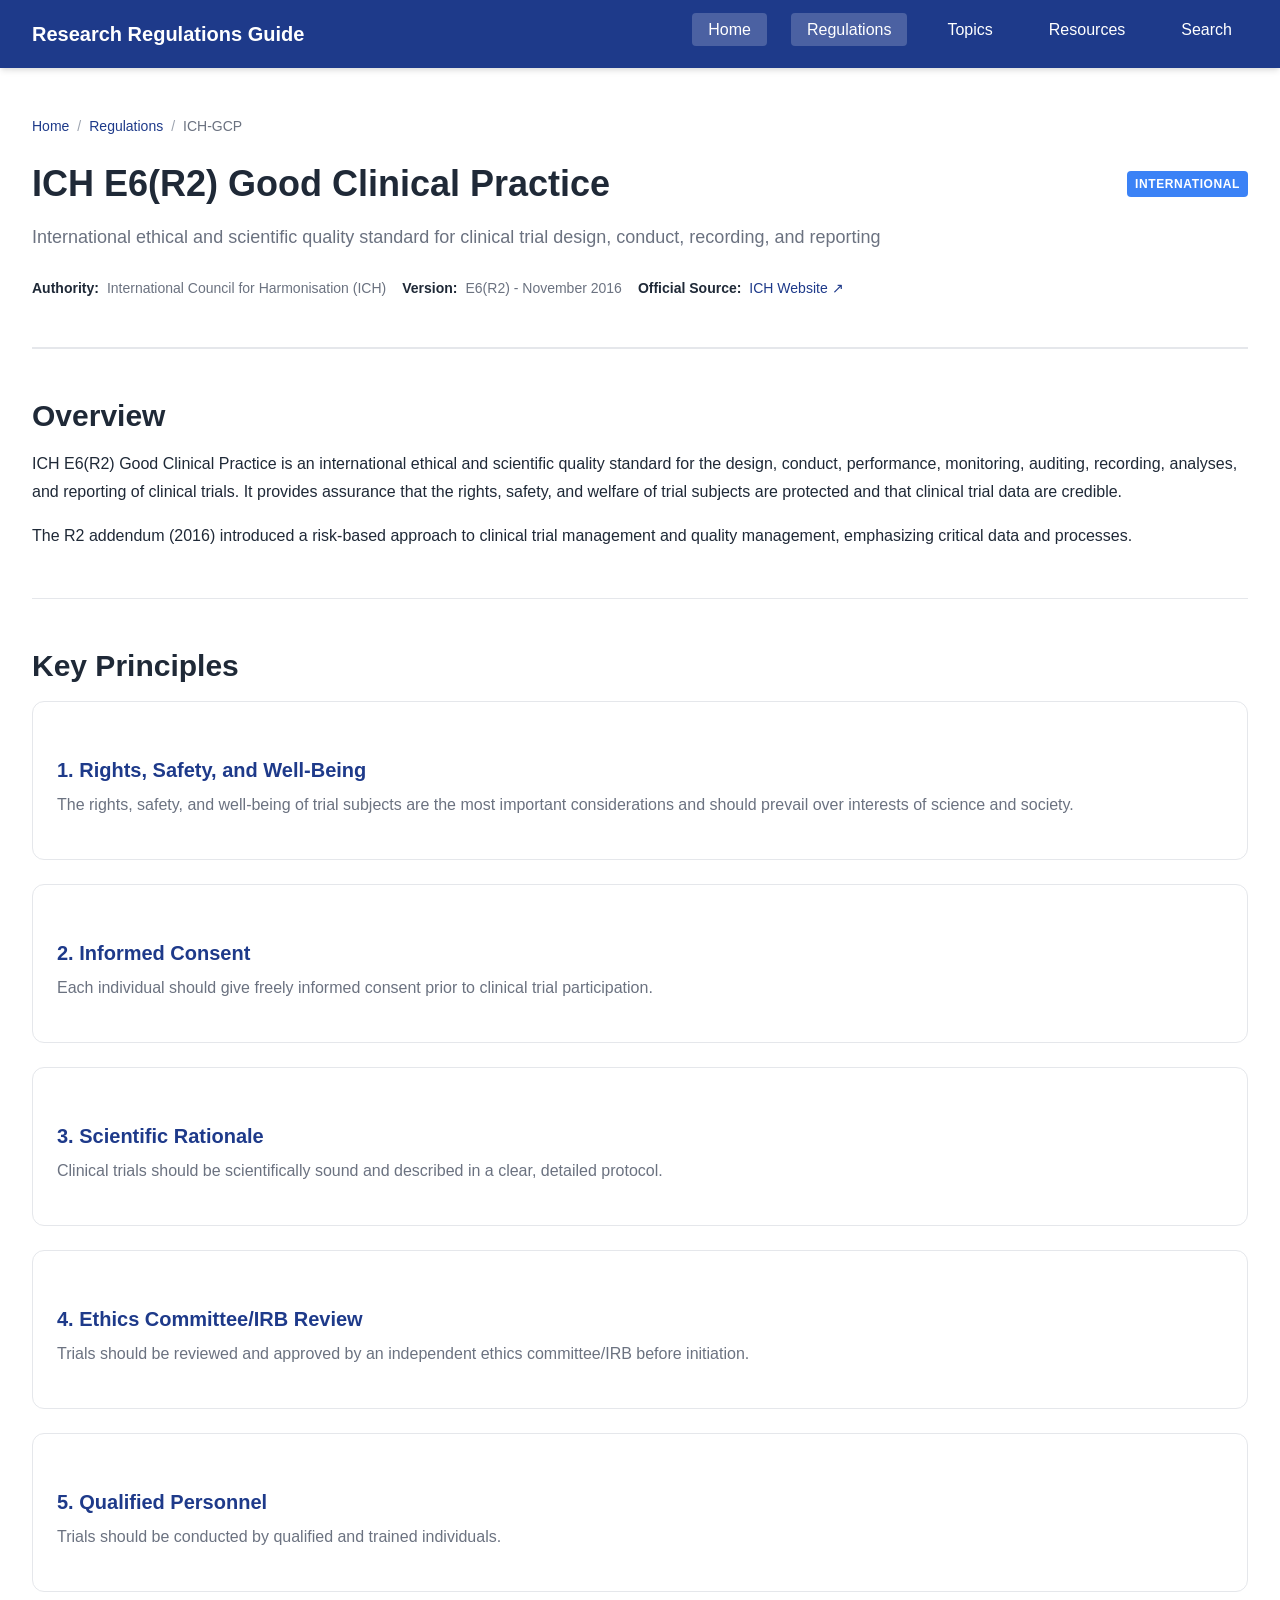
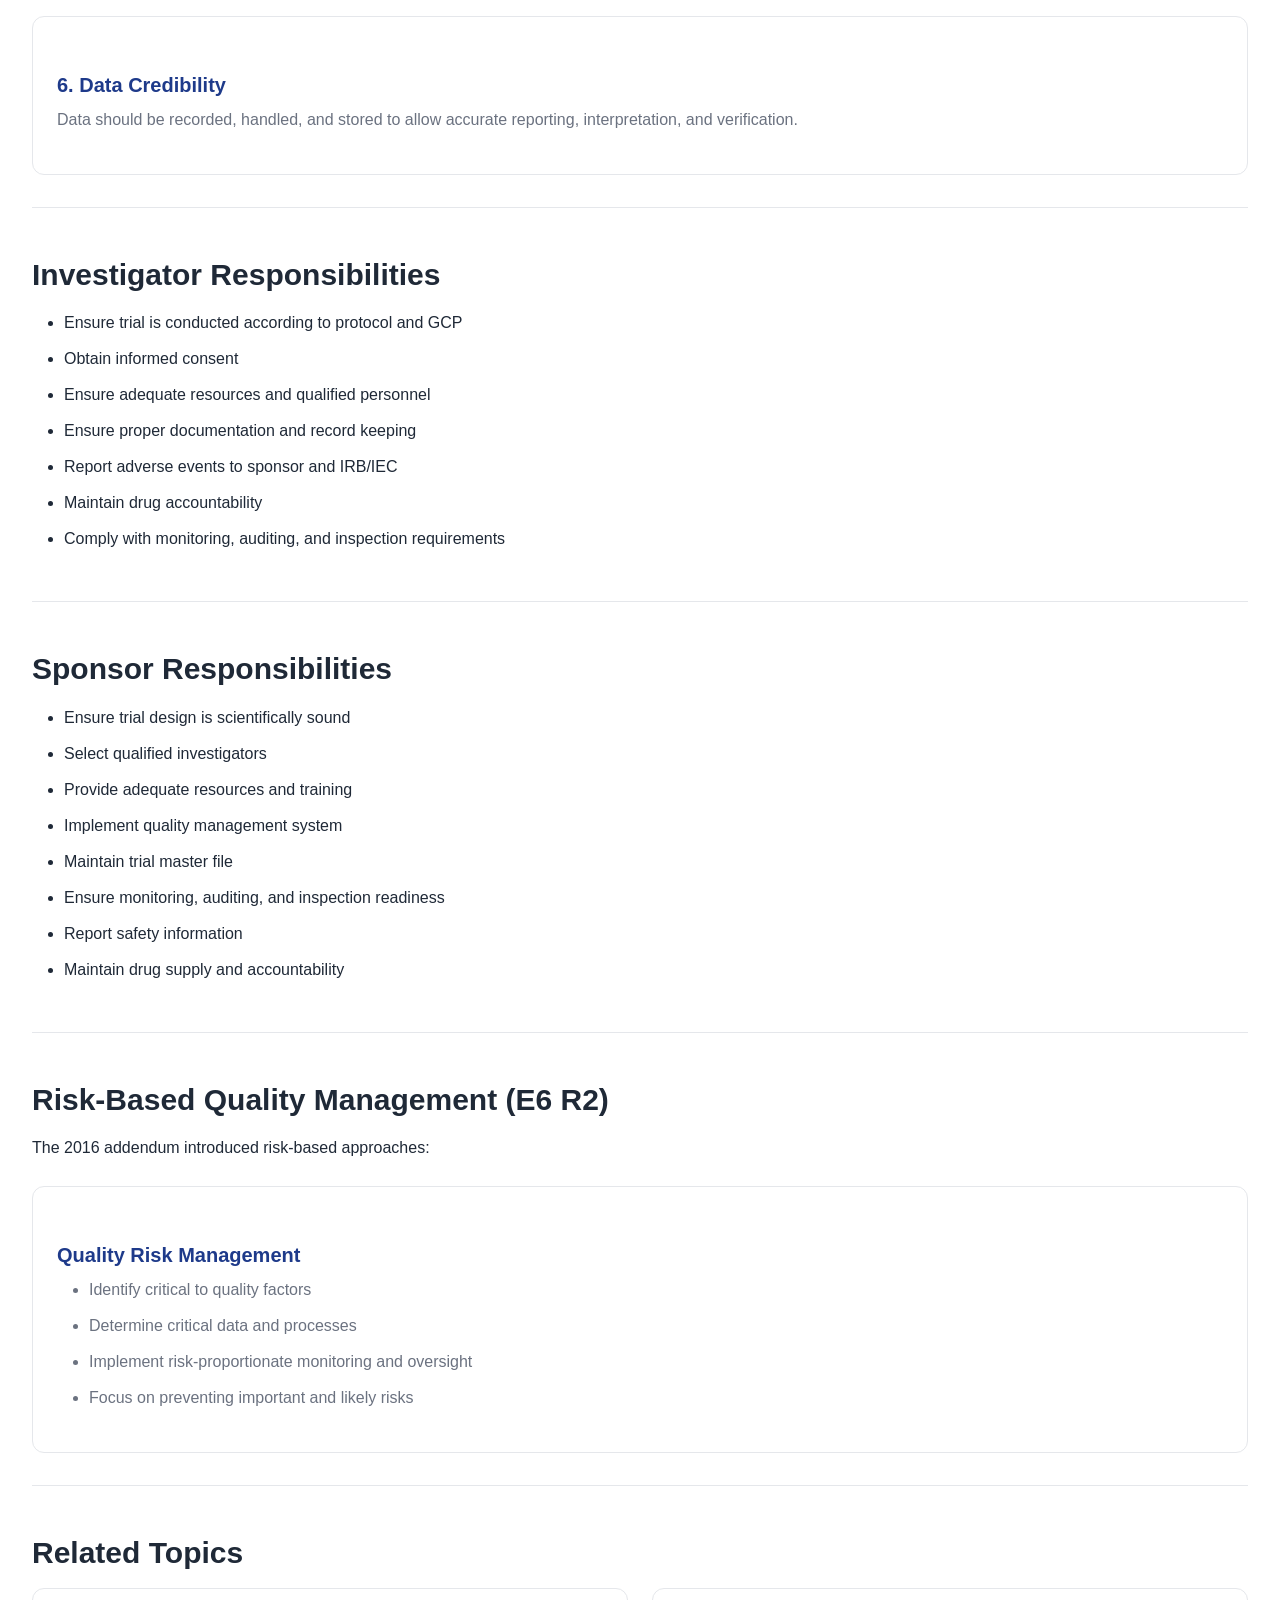
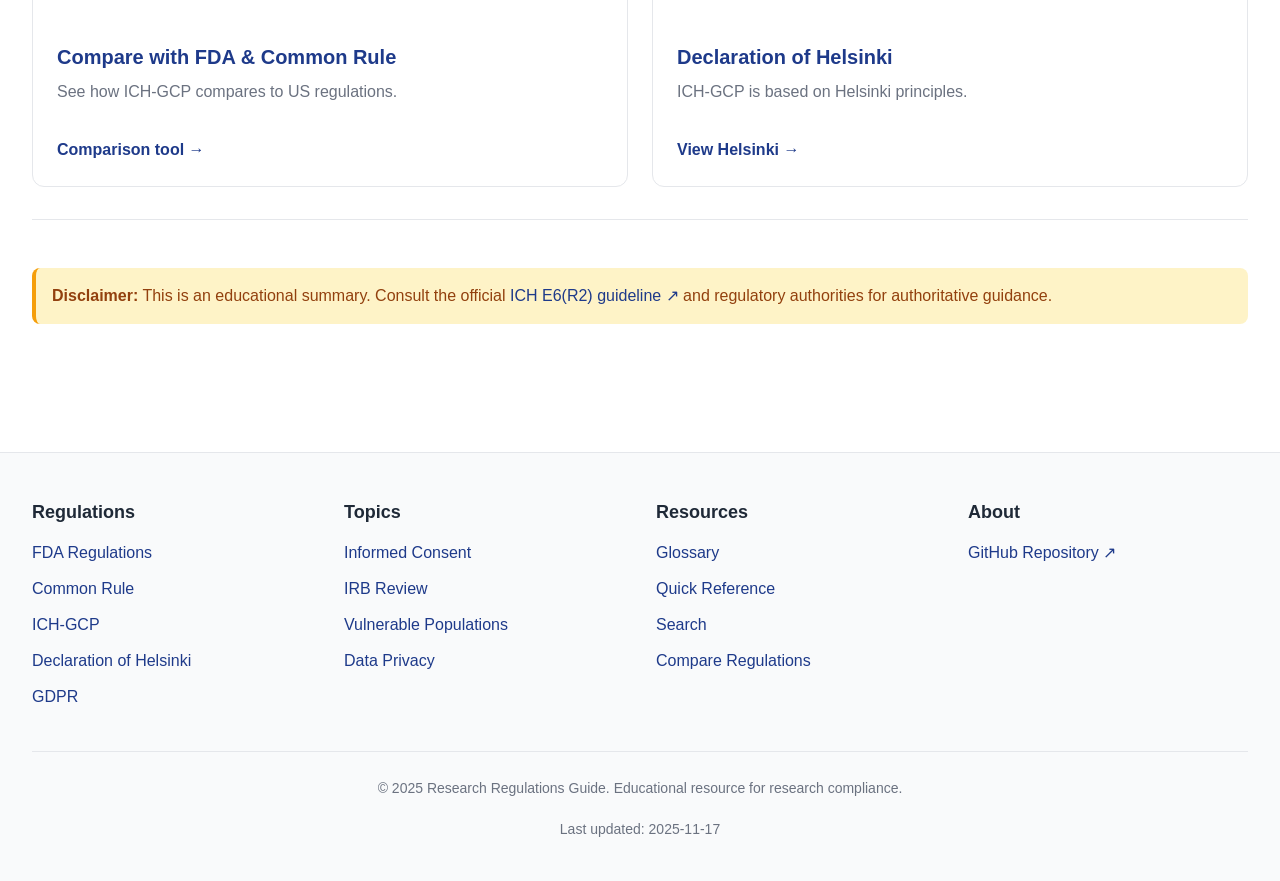
<file: docs/regulations/ich-gcp.html>
<!DOCTYPE html>
<html lang="en">
<head>
  <meta charset="UTF-8">
  <meta name="viewport" content="width=device-width, initial-scale=1.0">
  <meta name="description" content="ICH E6(R2) Good Clinical Practice - International ethical and scientific quality standard for clinical trials.">
  <title>ICH-GCP E6(R2) | Research Regulations Guide</title>
  <link rel="stylesheet" href="../assets/css/main.css">
  <link rel="stylesheet" href="../assets/css/components.css">
  <link rel="stylesheet" href="../assets/css/responsive.css">
</head>
<body>
  <a href="#main-content" class="skip-link">Skip to main content</a>
  <header class="site-header">
    <div class="container">
      <div class="flex items-center justify-between header-flex">
        <h1 class="site-title"><a href="../index.html">Research Regulations Guide</a></h1>
        <button class="mobile-menu-toggle" aria-label="Toggle navigation menu" aria-expanded="false">☰</button>
        <nav class="main-nav" aria-label="Main navigation">
          <ul>
            <li><a href="../index.html">Home</a></li>
            <li><a href="index.html">Regulations</a></li>
            <li><a href="../topics/index.html">Topics</a></li>
            <li><a href="../resources/index.html">Resources</a></li>
            <li><a href="../search.html">Search</a></li>
          </ul>
        </nav>
      </div>
    </div>
  </header>
  <main id="main-content" class="main-content">
    <div class="container">
      <nav class="breadcrumbs" aria-label="Breadcrumb">
        <a href="../index.html">Home</a><span class="breadcrumbs-separator">/</span>
        <a href="index.html">Regulations</a><span class="breadcrumbs-separator">/</span>
        <span>ICH-GCP</span>
      </nav>
      <header class="page-header">
        <div class="flex justify-between items-center mb-md">
          <h1 class="page-title mb-0">ICH E6(R2) Good Clinical Practice</h1>
          <span class="badge badge-info">International</span>
        </div>
        <p class="page-description">International ethical and scientific quality standard for clinical trial design, conduct, recording, and reporting</p>
        <div class="regulation-meta mt-lg">
          <div class="meta-item"><span class="meta-label">Authority:</span><span>International Council for Harmonisation (ICH)</span></div>
          <div class="meta-item"><span class="meta-label">Version:</span><span>E6(R2) - November 2016</span></div>
          <div class="meta-item"><span class="meta-label">Official Source:</span><a href="https://www.ich.org/page/efficacy-guidelines" target="_blank" rel="noopener noreferrer">ICH Website</a></div>
        </div>
      </header>
      <section class="regulation-section">
        <h2>Overview</h2>
        <p>ICH E6(R2) Good Clinical Practice is an international ethical and scientific quality standard for the design, conduct, performance, monitoring, auditing, recording, analyses, and reporting of clinical trials. It provides assurance that the rights, safety, and welfare of trial subjects are protected and that clinical trial data are credible.</p>
        <p>The R2 addendum (2016) introduced a risk-based approach to clinical trial management and quality management, emphasizing critical data and processes.</p>
      </section>
      <section class="regulation-section">
        <h2>Key Principles</h2>
        <div class="grid grid-cols-1 gap-lg">
          <div class="card">
            <h3 class="card-title">1. Rights, Safety, and Well-Being</h3>
            <p class="card-content">The rights, safety, and well-being of trial subjects are the most important considerations and should prevail over interests of science and society.</p>
          </div>
          <div class="card">
            <h3 class="card-title">2. Informed Consent</h3>
            <p class="card-content">Each individual should give freely informed consent prior to clinical trial participation.</p>
          </div>
          <div class="card">
            <h3 class="card-title">3. Scientific Rationale</h3>
            <p class="card-content">Clinical trials should be scientifically sound and described in a clear, detailed protocol.</p>
          </div>
          <div class="card">
            <h3 class="card-title">4. Ethics Committee/IRB Review</h3>
            <p class="card-content">Trials should be reviewed and approved by an independent ethics committee/IRB before initiation.</p>
          </div>
          <div class="card">
            <h3 class="card-title">5. Qualified Personnel</h3>
            <p class="card-content">Trials should be conducted by qualified and trained individuals.</p>
          </div>
          <div class="card">
            <h3 class="card-title">6. Data Credibility</h3>
            <p class="card-content">Data should be recorded, handled, and stored to allow accurate reporting, interpretation, and verification.</p>
          </div>
        </div>
      </section>
      <section class="regulation-section">
        <h2>Investigator Responsibilities</h2>
        <ul>
          <li>Ensure trial is conducted according to protocol and GCP</li>
          <li>Obtain informed consent</li>
          <li>Ensure adequate resources and qualified personnel</li>
          <li>Ensure proper documentation and record keeping</li>
          <li>Report adverse events to sponsor and IRB/IEC</li>
          <li>Maintain drug accountability</li>
          <li>Comply with monitoring, auditing, and inspection requirements</li>
        </ul>
      </section>
      <section class="regulation-section">
        <h2>Sponsor Responsibilities</h2>
        <ul>
          <li>Ensure trial design is scientifically sound</li>
          <li>Select qualified investigators</li>
          <li>Provide adequate resources and training</li>
          <li>Implement quality management system</li>
          <li>Maintain trial master file</li>
          <li>Ensure monitoring, auditing, and inspection readiness</li>
          <li>Report safety information</li>
          <li>Maintain drug supply and accountability</li>
        </ul>
      </section>
      <section class="regulation-section">
        <h2>Risk-Based Quality Management (E6 R2)</h2>
        <p>The 2016 addendum introduced risk-based approaches:</p>
        <div class="card mt-lg">
          <h3 class="card-title">Quality Risk Management</h3>
          <ul class="card-content">
            <li>Identify critical to quality factors</li>
            <li>Determine critical data and processes</li>
            <li>Implement risk-proportionate monitoring and oversight</li>
            <li>Focus on preventing important and likely risks</li>
          </ul>
        </div>
      </section>
      <section class="regulation-section">
        <h2>Related Topics</h2>
        <div class="grid grid-cols-1 grid-cols-md-2 gap-lg">
          <div class="card">
            <h3 class="card-title">Compare with FDA & Common Rule</h3>
            <p class="card-content">See how ICH-GCP compares to US regulations.</p>
            <a href="comparison.html" class="card-link">Comparison tool</a>
          </div>
          <div class="card">
            <h3 class="card-title">Declaration of Helsinki</h3>
            <p class="card-content">ICH-GCP is based on Helsinki principles.</p>
            <a href="helsinki.html" class="card-link">View Helsinki</a>
          </div>
        </div>
      </section>
      <div class="alert alert-warning mt-2xl">
        <strong>Disclaimer:</strong> This is an educational summary. Consult the official <a href="https://www.ich.org" target="_blank">ICH E6(R2) guideline</a> and regulatory authorities for authoritative guidance.
      </div>
    </div>
  </main>
  <footer class="site-footer">
    <div class="container">
      <div class="footer-content">
        <div class="footer-section"><h3>Regulations</h3><ul><li><a href="fda.html">FDA Regulations</a></li><li><a href="common-rule.html">Common Rule</a></li><li><a href="ich-gcp.html">ICH-GCP</a></li><li><a href="helsinki.html">Declaration of Helsinki</a></li><li><a href="gdpr.html">GDPR</a></li></ul></div>
        <div class="footer-section"><h3>Topics</h3><ul><li><a href="../topics/informed-consent.html">Informed Consent</a></li><li><a href="../topics/irb-review.html">IRB Review</a></li><li><a href="../topics/vulnerable-populations.html">Vulnerable Populations</a></li><li><a href="../topics/data-privacy.html">Data Privacy</a></li></ul></div>
        <div class="footer-section"><h3>Resources</h3><ul><li><a href="../resources/glossary.html">Glossary</a></li><li><a href="../resources/quick-reference.html">Quick Reference</a></li><li><a href="../search.html">Search</a></li><li><a href="comparison.html">Compare Regulations</a></li></ul></div>
        <div class="footer-section"><h3>About</h3><ul><li><a href="https://github.com/technical-communicator/Research-Regulation-Training-Guide">GitHub Repository</a></li></ul></div>
      </div>
      <div class="footer-bottom"><p>&copy; 2025 Research Regulations Guide. Educational resource for research compliance.</p><p class="mt-sm">Last updated: <span class="last-updated">2025-11-17</span></p></div>
    </div>
  </footer>
  <script src="../assets/js/main.js"></script>
</body>
</html>
</file>
<file: docs/assets/css/main.css>
/* ===================================
   CSS Variables & Theme
   =================================== */
:root {
  /* Colors */
  --primary-color: #1e3a8a;
  --primary-dark: #1e40af;
  --primary-light: #3b82f6;
  --secondary-color: #0ea5e9;
  --accent-color: #06b6d4;

  --text-primary: #1f2937;
  --text-secondary: #6b7280;
  --text-light: #9ca3af;

  --bg-primary: #ffffff;
  --bg-secondary: #f9fafb;
  --bg-tertiary: #f3f4f6;

  --border-color: #e5e7eb;
  --border-dark: #d1d5db;

  --success: #10b981;
  --warning: #f59e0b;
  --error: #ef4444;
  --info: #3b82f6;

  /* Typography */
  --font-sans: -apple-system, BlinkMacSystemFont, "Segoe UI", Roboto, "Helvetica Neue", Arial, sans-serif;
  --font-mono: "SF Mono", Monaco, Consolas, "Liberation Mono", "Courier New", monospace;

  --font-size-xs: 0.75rem;    /* 12px */
  --font-size-sm: 0.875rem;   /* 14px */
  --font-size-base: 1rem;     /* 16px */
  --font-size-lg: 1.125rem;   /* 18px */
  --font-size-xl: 1.25rem;    /* 20px */
  --font-size-2xl: 1.5rem;    /* 24px */
  --font-size-3xl: 1.875rem;  /* 30px */
  --font-size-4xl: 2.25rem;   /* 36px */

  --line-height-tight: 1.25;
  --line-height-normal: 1.5;
  --line-height-relaxed: 1.75;

  /* Spacing */
  --spacing-xs: 0.25rem;   /* 4px */
  --spacing-sm: 0.5rem;    /* 8px */
  --spacing-md: 1rem;      /* 16px */
  --spacing-lg: 1.5rem;    /* 24px */
  --spacing-xl: 2rem;      /* 32px */
  --spacing-2xl: 3rem;     /* 48px */
  --spacing-3xl: 4rem;     /* 64px */

  /* Layout */
  --max-width-sm: 640px;
  --max-width-md: 768px;
  --max-width-lg: 1024px;
  --max-width-xl: 1280px;
  --max-width-2xl: 1536px;

  /* Border Radius */
  --radius-sm: 0.25rem;
  --radius-md: 0.5rem;
  --radius-lg: 0.75rem;
  --radius-xl: 1rem;

  /* Shadows */
  --shadow-sm: 0 1px 2px 0 rgba(0, 0, 0, 0.05);
  --shadow-md: 0 4px 6px -1px rgba(0, 0, 0, 0.1), 0 2px 4px -1px rgba(0, 0, 0, 0.06);
  --shadow-lg: 0 10px 15px -3px rgba(0, 0, 0, 0.1), 0 4px 6px -2px rgba(0, 0, 0, 0.05);
  --shadow-xl: 0 20px 25px -5px rgba(0, 0, 0, 0.1), 0 10px 10px -5px rgba(0, 0, 0, 0.04);

  /* Transitions */
  --transition-fast: 150ms ease-in-out;
  --transition-normal: 250ms ease-in-out;
  --transition-slow: 350ms ease-in-out;
}

/* ===================================
   Reset & Base Styles
   =================================== */
*,
*::before,
*::after {
  box-sizing: border-box;
  margin: 0;
  padding: 0;
}

html {
  font-size: 16px;
  scroll-behavior: smooth;
}

body {
  font-family: var(--font-sans);
  font-size: var(--font-size-base);
  line-height: var(--line-height-normal);
  color: var(--text-primary);
  background-color: var(--bg-primary);
  -webkit-font-smoothing: antialiased;
  -moz-osx-font-smoothing: grayscale;
}

/* ===================================
   Typography
   =================================== */
h1, h2, h3, h4, h5, h6 {
  font-weight: 700;
  line-height: var(--line-height-tight);
  color: var(--text-primary);
  margin-bottom: var(--spacing-md);
}

h1 {
  font-size: var(--font-size-4xl);
  margin-bottom: var(--spacing-lg);
}

h2 {
  font-size: var(--font-size-3xl);
  margin-top: var(--spacing-2xl);
}

h3 {
  font-size: var(--font-size-2xl);
  margin-top: var(--spacing-xl);
}

h4 {
  font-size: var(--font-size-xl);
  margin-top: var(--spacing-lg);
}

h5 {
  font-size: var(--font-size-lg);
}

h6 {
  font-size: var(--font-size-base);
}

p {
  margin-bottom: var(--spacing-md);
  line-height: var(--line-height-relaxed);
}

a {
  color: var(--primary-color);
  text-decoration: none;
  transition: color var(--transition-fast);
}

a:hover {
  color: var(--primary-light);
  text-decoration: underline;
}

a:focus {
  outline: 2px solid var(--primary-color);
  outline-offset: 2px;
}

strong, b {
  font-weight: 600;
}

code {
  font-family: var(--font-mono);
  font-size: 0.9em;
  padding: 0.125rem 0.25rem;
  background-color: var(--bg-tertiary);
  border-radius: var(--radius-sm);
}

pre {
  font-family: var(--font-mono);
  font-size: var(--font-size-sm);
  padding: var(--spacing-md);
  background-color: var(--bg-tertiary);
  border-radius: var(--radius-md);
  overflow-x: auto;
  margin-bottom: var(--spacing-md);
}

ul, ol {
  margin-bottom: var(--spacing-md);
  padding-left: var(--spacing-xl);
}

li {
  margin-bottom: var(--spacing-sm);
  line-height: var(--line-height-relaxed);
}

/* ===================================
   Layout Components
   =================================== */
.container {
  width: 100%;
  max-width: var(--max-width-xl);
  margin: 0 auto;
  padding: 0 var(--spacing-md);
}

.container-sm {
  max-width: var(--max-width-sm);
}

.container-md {
  max-width: var(--max-width-md);
}

.container-lg {
  max-width: var(--max-width-lg);
}

/* Grid System */
.grid {
  display: grid;
  gap: var(--spacing-lg);
}

.grid-cols-1 { grid-template-columns: repeat(1, 1fr); }
.grid-cols-2 { grid-template-columns: repeat(2, 1fr); }
.grid-cols-3 { grid-template-columns: repeat(3, 1fr); }
.grid-cols-4 { grid-template-columns: repeat(4, 1fr); }

/* Flexbox Utilities */
.flex {
  display: flex;
}

.flex-col {
  flex-direction: column;
}

.items-center {
  align-items: center;
}

.justify-between {
  justify-content: space-between;
}

.justify-center {
  justify-content: center;
}

.gap-sm { gap: var(--spacing-sm); }
.gap-md { gap: var(--spacing-md); }
.gap-lg { gap: var(--spacing-lg); }

/* ===================================
   Header & Navigation
   =================================== */
.site-header {
  background-color: var(--primary-color);
  color: white;
  padding: var(--spacing-md) 0;
  box-shadow: var(--shadow-md);
  position: sticky;
  top: 0;
  z-index: 100;
}

.site-header a {
  color: white;
}

.site-header a:hover {
  color: var(--accent-color);
}

.site-title {
  font-size: var(--font-size-xl);
  font-weight: 700;
  margin: 0;
}

.main-nav ul {
  list-style: none;
  display: flex;
  gap: var(--spacing-lg);
  padding: 0;
  margin: 0;
}

.main-nav a {
  padding: var(--spacing-sm) var(--spacing-md);
  border-radius: var(--radius-sm);
  transition: background-color var(--transition-fast);
}

.main-nav a:hover {
  background-color: rgba(255, 255, 255, 0.1);
  text-decoration: none;
}

.main-nav a.active {
  background-color: rgba(255, 255, 255, 0.2);
}

.mobile-menu-toggle {
  display: none;
  background: none;
  border: none;
  color: white;
  font-size: var(--font-size-2xl);
  cursor: pointer;
  padding: var(--spacing-sm);
}

/* ===================================
   Main Content
   =================================== */
.main-content {
  min-height: calc(100vh - 200px);
  padding: var(--spacing-2xl) 0;
}

.page-header {
  margin-bottom: var(--spacing-2xl);
  padding-bottom: var(--spacing-lg);
  border-bottom: 2px solid var(--border-color);
}

.page-title {
  margin-bottom: var(--spacing-sm);
}

.page-description {
  font-size: var(--font-size-lg);
  color: var(--text-secondary);
  margin-bottom: 0;
}

/* ===================================
   Cards
   =================================== */
.card {
  background-color: var(--bg-primary);
  border: 1px solid var(--border-color);
  border-radius: var(--radius-lg);
  padding: var(--spacing-lg);
  transition: box-shadow var(--transition-normal), transform var(--transition-normal);
}

.card:hover {
  box-shadow: var(--shadow-lg);
  transform: translateY(-2px);
}

.card-title {
  font-size: var(--font-size-xl);
  margin-bottom: var(--spacing-sm);
  color: var(--primary-color);
}

.card-content {
  color: var(--text-secondary);
  line-height: var(--line-height-relaxed);
}

.card-link {
  display: inline-block;
  margin-top: var(--spacing-md);
  color: var(--primary-color);
  font-weight: 600;
  transition: color var(--transition-fast);
}

.card-link:hover {
  color: var(--primary-light);
}

.card-link::after {
  content: " →";
}

/* ===================================
   Buttons
   =================================== */
.btn {
  display: inline-block;
  padding: var(--spacing-sm) var(--spacing-lg);
  font-size: var(--font-size-base);
  font-weight: 600;
  text-align: center;
  border: none;
  border-radius: var(--radius-md);
  cursor: pointer;
  transition: all var(--transition-fast);
  text-decoration: none;
}

.btn-primary {
  background-color: var(--primary-color);
  color: white;
}

.btn-primary:hover {
  background-color: var(--primary-dark);
  text-decoration: none;
  transform: translateY(-1px);
  box-shadow: var(--shadow-md);
}

.btn-secondary {
  background-color: var(--secondary-color);
  color: white;
}

.btn-secondary:hover {
  background-color: #0284c7;
  text-decoration: none;
}

.btn-outline {
  background-color: transparent;
  color: var(--primary-color);
  border: 2px solid var(--primary-color);
}

.btn-outline:hover {
  background-color: var(--primary-color);
  color: white;
  text-decoration: none;
}

/* ===================================
   Footer
   =================================== */
.site-footer {
  background-color: var(--bg-secondary);
  border-top: 1px solid var(--border-color);
  padding: var(--spacing-2xl) 0 var(--spacing-lg);
  margin-top: var(--spacing-3xl);
}

.footer-content {
  display: grid;
  grid-template-columns: repeat(auto-fit, minmax(250px, 1fr));
  gap: var(--spacing-xl);
  margin-bottom: var(--spacing-xl);
}

.footer-section h3 {
  font-size: var(--font-size-lg);
  margin-bottom: var(--spacing-md);
  margin-top: 0;
}

.footer-section ul {
  list-style: none;
  padding: 0;
  margin: 0;
}

.footer-section li {
  margin-bottom: var(--spacing-sm);
}

.footer-bottom {
  text-align: center;
  padding-top: var(--spacing-lg);
  border-top: 1px solid var(--border-color);
  color: var(--text-secondary);
  font-size: var(--font-size-sm);
}

/* ===================================
   Utility Classes
   =================================== */
.text-center { text-align: center; }
.text-right { text-align: right; }
.text-left { text-align: left; }

.text-primary { color: var(--text-primary); }
.text-secondary { color: var(--text-secondary); }
.text-light { color: var(--text-light); }

.bg-primary { background-color: var(--bg-primary); }
.bg-secondary { background-color: var(--bg-secondary); }
.bg-tertiary { background-color: var(--bg-tertiary); }

.mt-0 { margin-top: 0; }
.mt-sm { margin-top: var(--spacing-sm); }
.mt-md { margin-top: var(--spacing-md); }
.mt-lg { margin-top: var(--spacing-lg); }
.mt-xl { margin-top: var(--spacing-xl); }

.mb-0 { margin-bottom: 0; }
.mb-sm { margin-bottom: var(--spacing-sm); }
.mb-md { margin-bottom: var(--spacing-md); }
.mb-lg { margin-bottom: var(--spacing-lg); }
.mb-xl { margin-bottom: var(--spacing-xl); }

.p-sm { padding: var(--spacing-sm); }
.p-md { padding: var(--spacing-md); }
.p-lg { padding: var(--spacing-lg); }
.p-xl { padding: var(--spacing-xl); }

.sr-only {
  position: absolute;
  width: 1px;
  height: 1px;
  padding: 0;
  margin: -1px;
  overflow: hidden;
  clip: rect(0, 0, 0, 0);
  white-space: nowrap;
  border: 0;
}

/* ===================================
   Alert/Notice Boxes
   =================================== */
.alert {
  padding: var(--spacing-md);
  border-radius: var(--radius-md);
  margin-bottom: var(--spacing-md);
  border-left: 4px solid;
}

.alert-info {
  background-color: #dbeafe;
  border-color: var(--info);
  color: #1e40af;
}

.alert-warning {
  background-color: #fef3c7;
  border-color: var(--warning);
  color: #92400e;
}

.alert-success {
  background-color: #d1fae5;
  border-color: var(--success);
  color: #065f46;
}

.alert-error {
  background-color: #fee2e2;
  border-color: var(--error);
  color: #991b1b;
}

/* ===================================
   Badge/Tag
   =================================== */
.badge {
  display: inline-block;
  padding: 0.25rem 0.5rem;
  font-size: var(--font-size-xs);
  font-weight: 600;
  border-radius: var(--radius-sm);
  text-transform: uppercase;
  letter-spacing: 0.05em;
}

.badge-primary {
  background-color: var(--primary-color);
  color: white;
}

.badge-secondary {
  background-color: var(--secondary-color);
  color: white;
}

.badge-info {
  background-color: var(--info);
  color: white;
}
</file>
<file: docs/assets/css/components.css>
/* ===================================
   Reusable Components
   =================================== */

/* Search Bar */
.search-container {
  margin-bottom: var(--spacing-xl);
}

.search-bar {
  position: relative;
  max-width: 600px;
  margin: 0 auto;
}

.search-input {
  width: 100%;
  padding: var(--spacing-md) var(--spacing-lg);
  padding-left: 3rem;
  font-size: var(--font-size-base);
  border: 2px solid var(--border-color);
  border-radius: var(--radius-lg);
  transition: border-color var(--transition-fast);
}

.search-input:focus {
  outline: none;
  border-color: var(--primary-color);
  box-shadow: 0 0 0 3px rgba(30, 58, 138, 0.1);
}

.search-icon {
  position: absolute;
  left: var(--spacing-md);
  top: 50%;
  transform: translateY(-50%);
  color: var(--text-secondary);
  pointer-events: none;
}

/* Filter Panel */
.filter-panel {
  background-color: var(--bg-secondary);
  padding: var(--spacing-lg);
  border-radius: var(--radius-lg);
  margin-bottom: var(--spacing-xl);
}

.filter-group {
  margin-bottom: var(--spacing-lg);
}

.filter-group:last-child {
  margin-bottom: 0;
}

.filter-label {
  display: block;
  font-weight: 600;
  margin-bottom: var(--spacing-sm);
  color: var(--text-primary);
}

.filter-options {
  display: flex;
  flex-wrap: wrap;
  gap: var(--spacing-sm);
}

.filter-checkbox {
  display: flex;
  align-items: center;
  gap: var(--spacing-sm);
  padding: var(--spacing-sm) var(--spacing-md);
  background-color: white;
  border: 1px solid var(--border-color);
  border-radius: var(--radius-md);
  cursor: pointer;
  transition: all var(--transition-fast);
}

.filter-checkbox:hover {
  border-color: var(--primary-color);
  background-color: var(--bg-tertiary);
}

.filter-checkbox input[type="checkbox"] {
  cursor: pointer;
}

/* Comparison Tool */
.comparison-container {
  overflow-x: auto;
  margin: var(--spacing-xl) 0;
}

.comparison-table {
  width: 100%;
  border-collapse: collapse;
  background-color: white;
  box-shadow: var(--shadow-md);
  border-radius: var(--radius-lg);
  overflow: hidden;
}

.comparison-table th {
  background-color: var(--primary-color);
  color: white;
  padding: var(--spacing-md);
  text-align: left;
  font-weight: 600;
  position: sticky;
  top: 0;
}

.comparison-table td {
  padding: var(--spacing-md);
  border-bottom: 1px solid var(--border-color);
  vertical-align: top;
}

.comparison-table tr:last-child td {
  border-bottom: none;
}

.comparison-table tr:hover {
  background-color: var(--bg-secondary);
}

.comparison-select {
  display: flex;
  gap: var(--spacing-md);
  margin-bottom: var(--spacing-lg);
  flex-wrap: wrap;
}

.comparison-select select {
  flex: 1;
  min-width: 200px;
  padding: var(--spacing-sm) var(--spacing-md);
  border: 2px solid var(--border-color);
  border-radius: var(--radius-md);
  font-size: var(--font-size-base);
  cursor: pointer;
}

.comparison-select select:focus {
  outline: none;
  border-color: var(--primary-color);
}

/* Breadcrumbs */
.breadcrumbs {
  display: flex;
  align-items: center;
  gap: var(--spacing-sm);
  margin-bottom: var(--spacing-lg);
  font-size: var(--font-size-sm);
  color: var(--text-secondary);
}

.breadcrumbs a {
  color: var(--primary-color);
}

.breadcrumbs-separator {
  color: var(--text-light);
}

/* Table of Contents */
.toc {
  background-color: var(--bg-secondary);
  padding: var(--spacing-lg);
  border-radius: var(--radius-lg);
  margin-bottom: var(--spacing-xl);
}

.toc-title {
  font-size: var(--font-size-lg);
  font-weight: 700;
  margin-bottom: var(--spacing-md);
  margin-top: 0;
}

.toc ul {
  list-style: none;
  padding-left: var(--spacing-md);
  margin-bottom: 0;
}

.toc li {
  margin-bottom: var(--spacing-sm);
}

.toc a {
  color: var(--text-primary);
  text-decoration: none;
  transition: color var(--transition-fast);
}

.toc a:hover {
  color: var(--primary-color);
}

/* Quick Reference Card */
.quick-ref-card {
  background: linear-gradient(135deg, var(--primary-color), var(--primary-dark));
  color: white;
  padding: var(--spacing-xl);
  border-radius: var(--radius-lg);
  margin-bottom: var(--spacing-xl);
}

.quick-ref-card h3 {
  color: white;
  margin-top: 0;
}

.quick-ref-card a {
  color: var(--accent-color);
}

.quick-ref-card a:hover {
  color: white;
}

/* Regulation Section */
.regulation-section {
  margin-bottom: var(--spacing-2xl);
  padding-bottom: var(--spacing-xl);
  border-bottom: 1px solid var(--border-color);
}

.regulation-section:last-child {
  border-bottom: none;
}

.regulation-meta {
  display: flex;
  gap: var(--spacing-md);
  flex-wrap: wrap;
  margin-bottom: var(--spacing-lg);
}

.meta-item {
  display: flex;
  align-items: center;
  gap: var(--spacing-sm);
  font-size: var(--font-size-sm);
  color: var(--text-secondary);
}

.meta-label {
  font-weight: 600;
  color: var(--text-primary);
}

/* Glossary Term */
.glossary-term {
  margin-bottom: var(--spacing-lg);
  padding: var(--spacing-md);
  background-color: var(--bg-secondary);
  border-left: 4px solid var(--primary-color);
  border-radius: var(--radius-sm);
}

.glossary-term dt {
  font-size: var(--font-size-lg);
  font-weight: 700;
  color: var(--primary-color);
  margin-bottom: var(--spacing-sm);
}

.glossary-term dd {
  margin-left: 0;
  color: var(--text-primary);
}

/* Loading Spinner */
.spinner {
  display: inline-block;
  width: 2rem;
  height: 2rem;
  border: 3px solid var(--border-color);
  border-top-color: var(--primary-color);
  border-radius: 50%;
  animation: spin 1s linear infinite;
}

@keyframes spin {
  to { transform: rotate(360deg); }
}

.loading-container {
  display: flex;
  justify-content: center;
  align-items: center;
  padding: var(--spacing-2xl);
}

/* Skip Link (Accessibility) */
.skip-link {
  position: absolute;
  top: -40px;
  left: 0;
  background: var(--primary-color);
  color: white;
  padding: var(--spacing-sm) var(--spacing-md);
  text-decoration: none;
  z-index: 1000;
}

.skip-link:focus {
  top: 0;
}

/* Hero Section */
.hero {
  background: linear-gradient(135deg, var(--primary-color), var(--primary-dark));
  color: white;
  padding: var(--spacing-3xl) 0;
  text-align: center;
  margin-bottom: var(--spacing-2xl);
}

.hero h1 {
  color: white;
  margin-bottom: var(--spacing-md);
  font-size: var(--font-size-4xl);
}

.hero p {
  font-size: var(--font-size-xl);
  max-width: 800px;
  margin: 0 auto var(--spacing-xl);
  opacity: 0.95;
}

.hero-actions {
  display: flex;
  gap: var(--spacing-md);
  justify-content: center;
  flex-wrap: wrap;
}

/* Feature Grid */
.feature-grid {
  display: grid;
  grid-template-columns: repeat(auto-fit, minmax(280px, 1fr));
  gap: var(--spacing-xl);
  margin: var(--spacing-2xl) 0;
}

.feature-item {
  text-align: center;
  padding: var(--spacing-xl);
}

.feature-icon {
  width: 60px;
  height: 60px;
  margin: 0 auto var(--spacing-md);
  background-color: var(--primary-color);
  color: white;
  border-radius: 50%;
  display: flex;
  align-items: center;
  justify-content: center;
  font-size: var(--font-size-2xl);
}

.feature-title {
  font-size: var(--font-size-xl);
  margin-bottom: var(--spacing-sm);
  color: var(--primary-color);
}

/* Accordion */
.accordion-item {
  border: 1px solid var(--border-color);
  border-radius: var(--radius-md);
  margin-bottom: var(--spacing-sm);
  overflow: hidden;
}

.accordion-header {
  background-color: var(--bg-secondary);
  padding: var(--spacing-md);
  cursor: pointer;
  display: flex;
  justify-content: space-between;
  align-items: center;
  font-weight: 600;
  transition: background-color var(--transition-fast);
}

.accordion-header:hover {
  background-color: var(--bg-tertiary);
}

.accordion-icon {
  transition: transform var(--transition-fast);
}

.accordion-item.active .accordion-icon {
  transform: rotate(180deg);
}

.accordion-content {
  max-height: 0;
  overflow: hidden;
  transition: max-height var(--transition-normal);
}

.accordion-item.active .accordion-content {
  max-height: 1000px;
}

.accordion-body {
  padding: var(--spacing-md);
}

/* Tag Cloud */
.tag-cloud {
  display: flex;
  flex-wrap: wrap;
  gap: var(--spacing-sm);
  margin: var(--spacing-lg) 0;
}

.tag {
  padding: var(--spacing-sm) var(--spacing-md);
  background-color: var(--bg-tertiary);
  border-radius: var(--radius-md);
  font-size: var(--font-size-sm);
  color: var(--text-primary);
  text-decoration: none;
  transition: all var(--transition-fast);
}

.tag:hover {
  background-color: var(--primary-color);
  color: white;
  transform: translateY(-2px);
}

/* Progress Bar */
.progress-bar {
  width: 100%;
  height: 8px;
  background-color: var(--bg-tertiary);
  border-radius: var(--radius-lg);
  overflow: hidden;
}

.progress-fill {
  height: 100%;
  background-color: var(--primary-color);
  transition: width var(--transition-slow);
}
</file>
<file: docs/assets/css/responsive.css>
/* ===================================
   Responsive Design - Mobile First
   =================================== */

/* Tablet (768px and up) */
@media (max-width: 768px) {
  /* Typography adjustments */
  h1 {
    font-size: var(--font-size-3xl);
  }

  h2 {
    font-size: var(--font-size-2xl);
  }

  h3 {
    font-size: var(--font-size-xl);
  }

  /* Grid adjustments */
  .grid-cols-2,
  .grid-cols-3,
  .grid-cols-4 {
    grid-template-columns: 1fr;
  }

  /* Navigation */
  .main-nav {
    display: none;
  }

  .main-nav.mobile-open {
    display: block;
    position: absolute;
    top: 100%;
    left: 0;
    right: 0;
    background-color: var(--primary-dark);
    padding: var(--spacing-md);
    box-shadow: var(--shadow-lg);
  }

  .main-nav.mobile-open ul {
    flex-direction: column;
    gap: 0;
  }

  .main-nav.mobile-open li {
    border-bottom: 1px solid rgba(255, 255, 255, 0.1);
  }

  .main-nav.mobile-open a {
    display: block;
    padding: var(--spacing-md);
  }

  .mobile-menu-toggle {
    display: block;
  }

  .header-flex {
    position: relative;
  }

  /* Container padding */
  .container {
    padding: 0 var(--spacing-md);
  }

  /* Footer */
  .footer-content {
    grid-template-columns: 1fr;
  }

  /* Spacing adjustments */
  .main-content {
    padding: var(--spacing-xl) 0;
  }

  .page-header {
    margin-bottom: var(--spacing-xl);
  }
}

/* Mobile (480px and down) */
@media (max-width: 480px) {
  html {
    font-size: 14px;
  }

  .container {
    padding: 0 var(--spacing-sm);
  }

  .card {
    padding: var(--spacing-md);
  }

  .site-header {
    padding: var(--spacing-sm) 0;
  }

  .site-title {
    font-size: var(--font-size-lg);
  }
}

/* Desktop (1024px and up) */
@media (min-width: 1024px) {
  .grid-cols-md-2 {
    grid-template-columns: repeat(2, 1fr);
  }

  .grid-cols-md-3 {
    grid-template-columns: repeat(3, 1fr);
  }
}

/* Large Desktop (1280px and up) */
@media (min-width: 1280px) {
  .container {
    padding: 0 var(--spacing-xl);
  }
}

/* Print Styles */
@media print {
  .site-header,
  .site-footer,
  .main-nav,
  .mobile-menu-toggle,
  .btn {
    display: none;
  }

  body {
    font-size: 12pt;
    color: black;
    background: white;
  }

  a {
    color: black;
    text-decoration: underline;
  }

  .main-content {
    padding: 0;
  }

  .card {
    border: 1px solid #000;
    page-break-inside: avoid;
  }

  h1, h2, h3, h4, h5, h6 {
    page-break-after: avoid;
  }
}

/* Reduced Motion */
@media (prefers-reduced-motion: reduce) {
  *,
  *::before,
  *::after {
    animation-duration: 0.01ms !important;
    animation-iteration-count: 1 !important;
    transition-duration: 0.01ms !important;
    scroll-behavior: auto !important;
  }
}

/* Dark Mode Support (Optional Enhancement) */
@media (prefers-color-scheme: dark) {
  /* Uncomment to enable dark mode
  :root {
    --text-primary: #f9fafb;
    --text-secondary: #d1d5db;
    --text-light: #9ca3af;
    --bg-primary: #111827;
    --bg-secondary: #1f2937;
    --bg-tertiary: #374151;
    --border-color: #4b5563;
    --border-dark: #6b7280;
  }
  */
}
</file>
